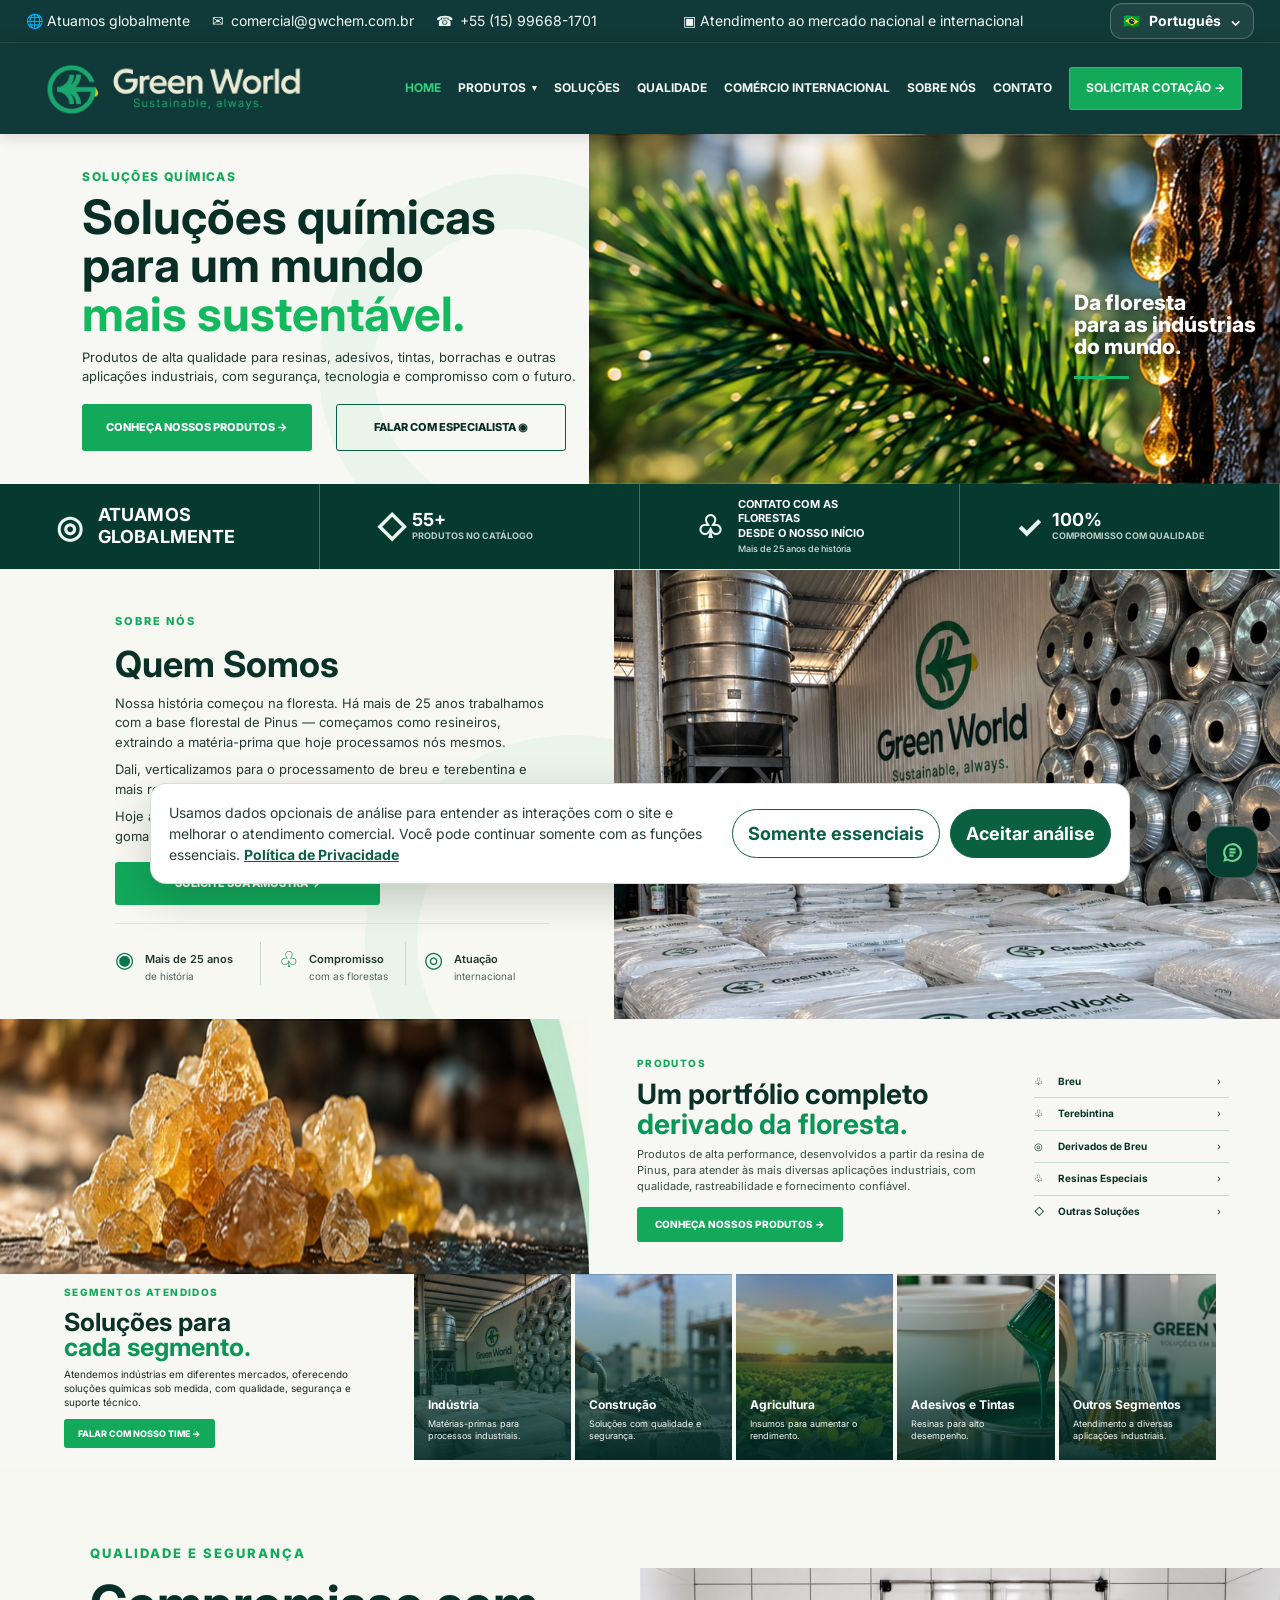
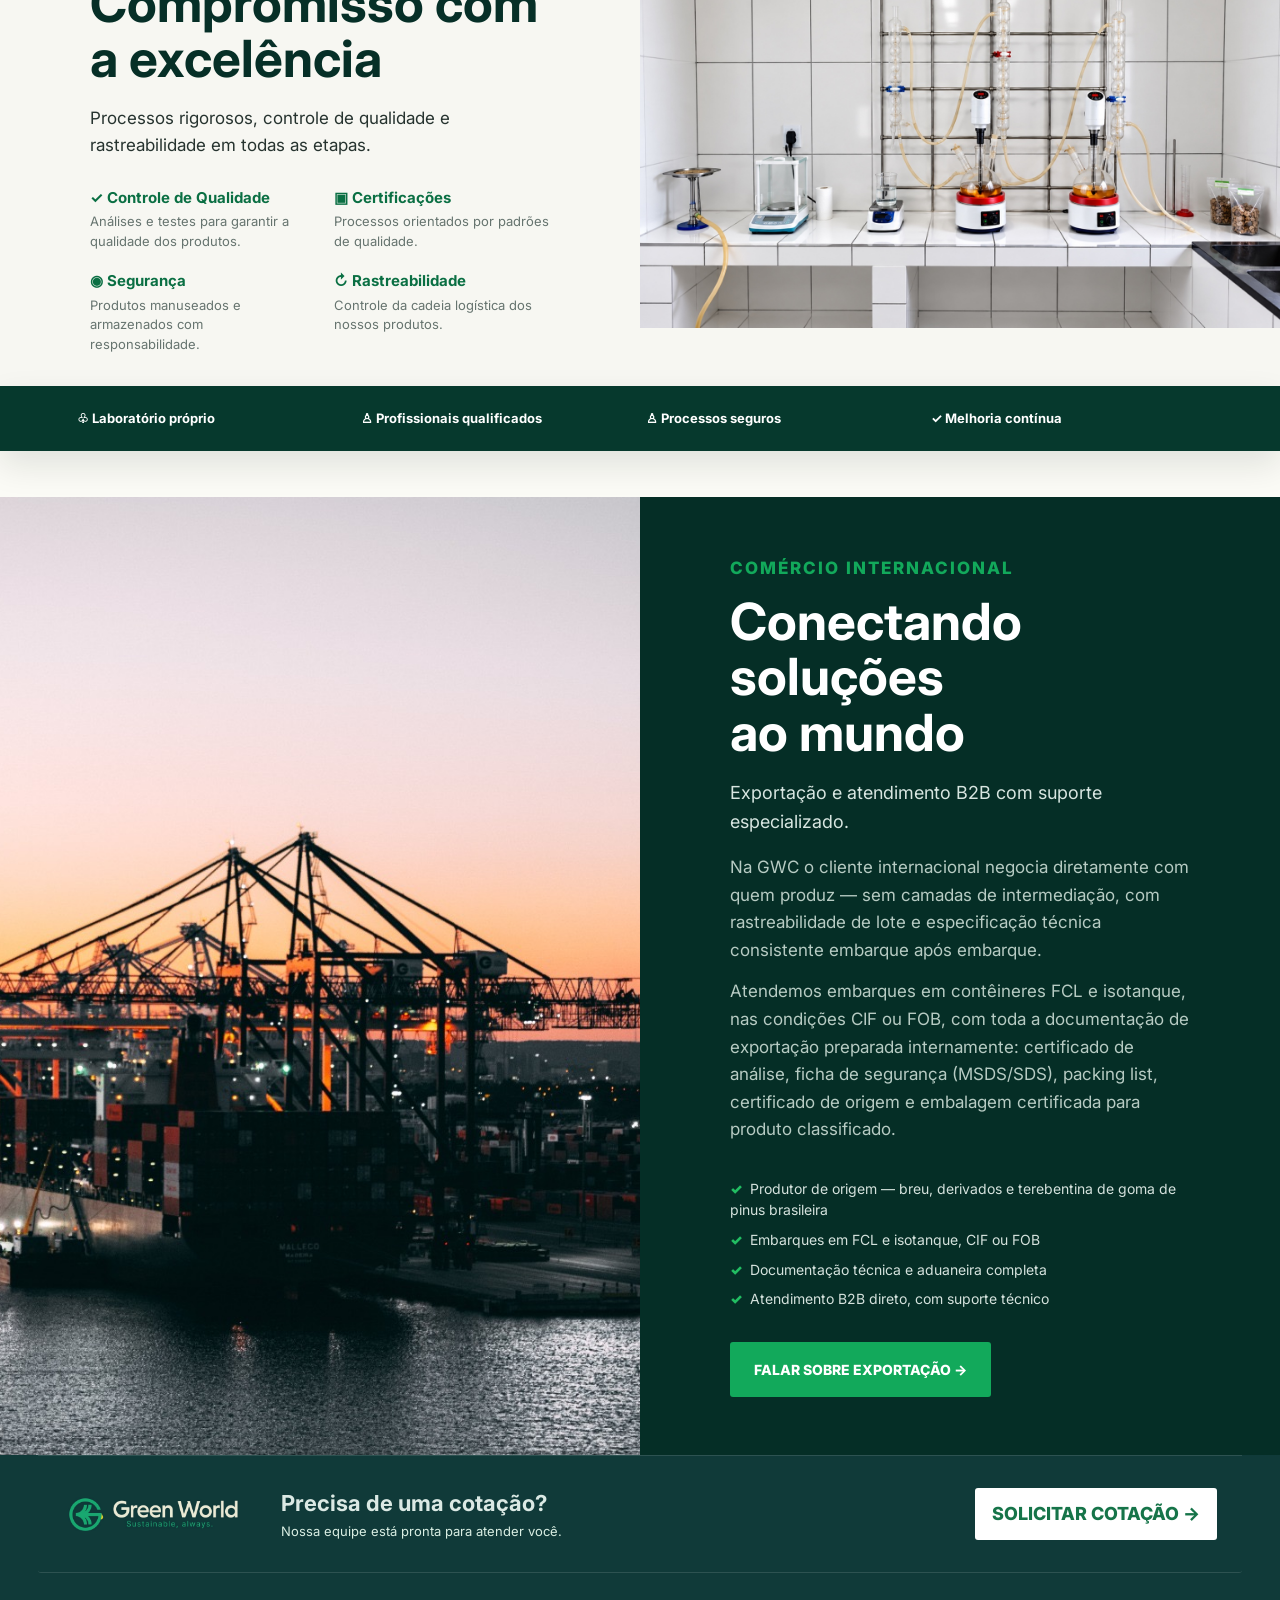
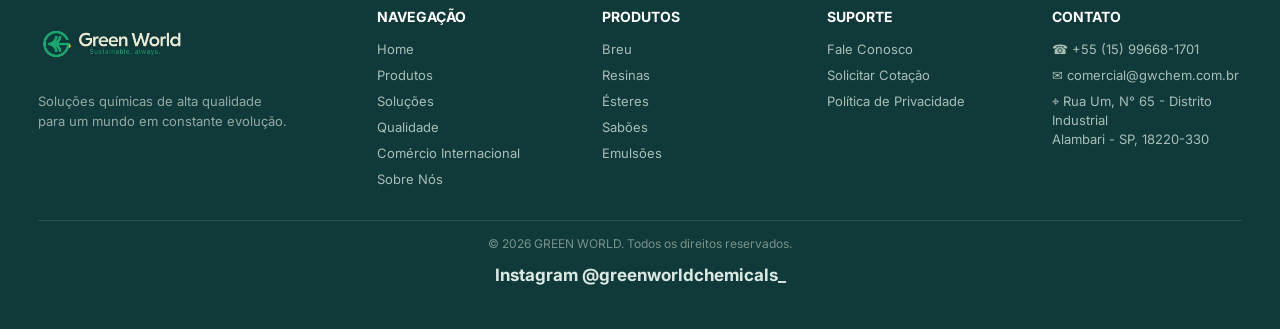
<file: gw_current/index.html>
<!DOCTYPE html>
<html lang="pt-BR" translate="no" class="notranslate">
<head>
<meta name="google" content="notranslate">
<meta charset="UTF-8">
<meta name="viewport" content="width=device-width, initial-scale=1.0">
<meta name="description" content="Green World — catálogo de produtos químicos, resinas e derivados de Pinus para aplicações industriais.">
<title>Green World | Soluções químicas</title>
<link rel="preconnect" href="https://fonts.googleapis.com">
<link rel="preconnect" href="https://fonts.gstatic.com" crossorigin>
<link href="https://fonts.googleapis.com/css2?family=Inter:wght@400;500;600;700;800&display=swap" rel="stylesheet">
<link rel="stylesheet" href="style.css">
</head>
<body>
<header class="topbar"><div class="container topbar-inner">
<span class="top-global">🌐 Atuamos globalmente</span>
<a class="contact-link top-email" href="mailto:comercial@gwchem.com.br"><span class="contact-icon" aria-hidden="true">✉</span><span>comercial@gwchem.com.br</span></a>
<a class="contact-link top-phone" href="tel:+5515996681701"><span class="contact-icon" aria-hidden="true">☎</span><span>+55 (15) 99668-1701</span></a>
<span class="top-service">▣ Atendimento ao mercado nacional e internacional</span>
<div class="language-switcher" data-language-switcher>
  <select id="languageSelect" class="language-native" aria-label="Idioma">
    <option value="pt">Português</option>
    <option value="en">English</option>
    <option value="es">Español</option>
  </select>
  <button class="language-current" type="button" aria-haspopup="listbox" aria-expanded="false">
    <span class="language-flag" aria-hidden="true">🇧🇷</span>
    <span class="language-current-label">Português</span>
    <span class="language-chevron" aria-hidden="true">⌄</span>
  </button>
  <div class="language-menu" role="listbox" aria-label="Selecionar idioma">
    <button type="button" class="language-option active" data-lang="pt" role="option" aria-selected="true">
      <span class="language-flag" aria-hidden="true">🇧🇷</span><span><strong>Português</strong><small>Brasil</small></span><span class="language-check">✓</span>
    </button>
    <button type="button" class="language-option" data-lang="en" role="option" aria-selected="false">
      <span class="language-flag" aria-hidden="true">🇺🇸</span><span><strong>English</strong><small>Global version</small></span><span class="language-check">✓</span>
    </button>
    <button type="button" class="language-option" data-lang="es" role="option" aria-selected="false">
      <span class="language-flag" aria-hidden="true">🇪🇸</span><span><strong>Español</strong><small>Versión internacional</small></span><span class="language-check">✓</span>
    </button>
  </div>
</div>
</div></header>

<nav class="navbar"><div class="container nav-inner">
<a class="brand brand-logo" href="#inicio"><img src="assets/img/logo-green-world-horizontal.jpg" alt="Green World — Sustainable, always."></a>
<button class="menu-toggle" type="button" aria-label="Abrir menu">☰</button>
<div class="nav-links">
<div class="mobile-language-buttons" aria-label="Selecionar idioma">
<button type="button" class="mobile-language-btn active" data-set-lang="pt">🇧🇷 PT</button>
<button type="button" class="mobile-language-btn" data-set-lang="en">🇺🇸 EN</button>
<button type="button" class="mobile-language-btn" data-set-lang="es">🇪🇸 ES</button>
</div>
<a class="active" href="#inicio">HOME</a>
<div class="nav-item products-menu">
  <a class="products-trigger" href="produtos.html" aria-haspopup="true">PRODUTOS <span class="menu-caret">▾</span></a>
  <div class="submenu submenu-level-1">
    <a href="produtos.html?family=GOMA%20RESINA">Goma Resina</a>
    <a href="produtos.html?family=BREU">Breu</a>
    <div class="submenu-item has-children">
      <a href="produtos.html?q=derivados">Derivados de Breu <span>›</span></a>
      <div class="submenu submenu-level-2">
        <a href="produtos.html?family=RESINAS%20FUM%C3%81RICAS">Resinas Fumáricas</a>
        <a href="produtos.html?family=RESINAS%20MALEICAS">Resinas Maleicas</a>
        <div class="submenu-item has-children">
          <a href="produtos.html?q=ester">Ésteres de Breu <span>›</span></a>
          <div class="submenu submenu-level-3">
            <a href="produtos.html?family=ESTER%20DE%20GLICEROL">Éster de Glicerol</a>
            <a href="produtos.html?family=ESTER%20DE%20PENTAERITRITOL">Éster de Pentaeritritol</a>
            <a href="produtos.html?family=ESTER%20DE%20TRIETILENOGLICOL">Éster de Trietilenoglicol</a>
            <a href="produtos.html?family=ESTERES%20FOOD%20GRADE">Ésteres Food Grade</a>
          </div>
        </div>
        <a href="produtos.html?family=RESINAS%20DE%20MARCA%C3%87%C3%83O%20VI%C3%81RIA">Resinas de Marcação Viária</a>
        <a href="produtos.html?family=SAB%C3%95ES">Sabões</a>
        <a href="produtos.html?family=EMULS%C3%95ES">Emulsões</a>
        <a href="produtos.html?family=PLASTIFICANTES">Plastificantes</a>
        <a href="produtos.html?family=ADITIVOS%20AGRO">Aditivos Agro</a>
        <a href="produtos.html?family=FABRICA%C3%87%C3%83O%20DE%20RESINAS">Fabricação de Resinas</a>
      </div>
    </div>
    <a href="produtos.html?family=TEREBINTINA">Terebintina</a>
  </div>
</div>
<a href="#solucoes">SOLUÇÕES</a><a href="#qualidade">QUALIDADE</a><a href="#internacional">COMÉRCIO INTERNACIONAL</a><a href="#sobre">SOBRE NÓS</a><a href="#contato">CONTATO</a><a class="quote-btn whatsapp-quote" href="https://wa.me/5515996681701?text=Ol%C3%A1%21%20Gostaria%20de%20solicitar%20uma%20cota%C3%A7%C3%A3o%20com%20a%20Green%20World." target="_blank" rel="noopener">SOLICITAR COTAÇÃO →</a>
</div></div></nav>

<section id="inicio" class="hero approved-hero">
  <div class="hero-shell">
    <div class="hero-left">
      <div class="hero-copy">
        <p class="eyebrow green">SOLUÇÕES QUÍMICAS</p>
        <h1>Soluções químicas<br>para um mundo<br><span>mais sustentável.</span></h1>
        <p>Produtos de alta qualidade para resinas, adesivos, tintas, borrachas e outras aplicações industriais, com segurança, tecnologia e compromisso com o futuro.</p>
        <div class="hero-actions"><a class="btn btn-green" href="produtos.html">CONHEÇA NOSSOS PRODUTOS →</a><a class="btn btn-outline whatsapp-general" href="https://wa.me/5515996681701?text=Ol%C3%A1%21%20Gostaria%20de%20falar%20com%20a%20equipe%20comercial%20da%20Green%20World." target="_blank" rel="noopener">FALAR COM ESPECIALISTA ◉</a></div>
      </div>
    </div>
    <div class="hero-right"><img src="assets/img/hero-pinus-aprovado.jpg" alt="Pinus e resina natural"><div class="hero-image-caption">Da floresta<br>para as indústrias<br>do mundo.<span></span></div></div>
  </div>
  <div class="stats approved-stats"><div class="stat-global"><span class="stat-icon" aria-hidden="true">◎</span><strong>ATUAMOS<br>GLOBALMENTE</strong></div><div><span class="stat-icon stat-box" aria-hidden="true">◇</span><strong>55+</strong><span>PRODUTOS NO CATÁLOGO</span></div><div class="stat-forest"><span class="stat-icon" aria-hidden="true">♧</span><strong>CONTATO COM AS FLORESTAS<br>DESDE O NOSSO INÍCIO</strong><span>Mais de 25 anos de história</span></div><div><span class="stat-icon stat-check" aria-hidden="true">✓</span><strong>100%</strong><span>COMPROMISSO COM QUALIDADE</span></div></div>
</section>









<section id="sobre" class="about approved-split">
  <div class="about-grid approved-grid">
    <div class="approved-copy">
      <p class="eyebrow green" data-i18n="aboutKicker">SOBRE NÓS</p><h2 data-i18n="aboutTitle">Quem Somos</h2>
      <p data-i18n="aboutP1">Nossa história começou na floresta. Há mais de 25 anos trabalhamos com a base florestal de Pinus — começamos como resineiros, extraindo a matéria-prima que hoje processamos nós mesmos.</p>
      <p data-i18n="aboutP2">Dali, verticalizamos para o processamento de breu e terebentina e mais recentemente demos um novo passo: os derivados de breu.</p>
      <p data-i18n="aboutP3">Hoje a Green World Chemicals opera em Alambari (SP), processando goma de Pinus para atender indústrias no Brasil e no exterior.</p>
      <div class="about-actions-updated"><a class="btn btn-green whatsapp-sample" href="https://wa.me/5515996681701?text=Ol%C3%A1%21%20Gostaria%20de%20solicitar%20uma%20amostra%20dos%20produtos%20da%20Green%20World." target="_blank" rel="noopener" data-i18n="sampleBtn">SOLICITE SUA AMOSTRA →</a></div>
      <div class="mini-highlights"><span>◉ <b>Mais de 25 anos</b><small>de história</small></span><span>♧ <b>Compromisso</b><small>com as florestas</small></span><span>◎ <b>Atuação</b><small>internacional</small></span></div>
    </div>
    <div class="approved-image"><img src="assets/img/fabrica-green-world.jpeg" alt="Instalação da Green World"></div>
  </div>
</section>
<section class="product-showcase">
  <div class="product-show-image"><img src="assets/img/breu-portfolio-aprovado.jpg" alt="Breu derivado de Pinus"></div>
  <div class="product-show-copy">
    <p class="eyebrow green">PRODUTOS</p><h2>Um portfólio completo<br><span>derivado da floresta.</span></h2>
    <p>Produtos de alta performance, desenvolvidos a partir da resina de Pinus, para atender às mais diversas aplicações industriais, com qualidade, rastreabilidade e fornecimento confiável.</p>
    <a class="btn btn-green" href="produtos.html">CONHEÇA NOSSOS PRODUTOS →</a>
  </div>
  <div class="product-show-links"><a href="produtos.html?family=BREU">♧ <b>Breu</b><span>›</span></a><a href="produtos.html?family=TEREBINTINA">♧ <b>Terebintina</b><span>›</span></a><a href="produtos.html?q=derivados">◎ <b>Derivados de Breu</b><span>›</span></a><a href="produtos.html?q=resina">♧ <b>Resinas Especiais</b><span>›</span></a><a href="produtos.html">◇ <b>Outras Soluções</b><span>›</span></a></div>
</section>
<section id="solucoes" class="segments-approved"><div class="segments-intro"><p class="eyebrow green">SEGMENTOS ATENDIDOS</p><h2>Soluções para<br><span>cada segmento.</span></h2><p>Atendemos indústrias em diferentes mercados, oferecendo soluções químicas sob medida, com qualidade, segurança e suporte técnico.</p><a class="btn btn-green whatsapp-general" href="https://wa.me/5515996681701" target="_blank" rel="noopener">FALAR COM NOSSO TIME →</a></div><div class="segment-card" style="--bg:url('assets/img/fabrica-green-world.jpeg')"><h3>Indústria</h3><p>Matérias-primas para processos industriais.</p></div><div class="segment-card" style="--bg:url('assets/img/segment-construcao.jpg')"><h3>Construção</h3><p>Soluções com qualidade e segurança.</p></div><div class="segment-card" style="--bg:url('assets/img/segment-agricultura.jpg')"><h3>Agricultura</h3><p>Insumos para aumentar o rendimento.</p></div><div class="segment-card" style="--bg:url('assets/img/segment-adesivos-tintas.jpg')"><h3>Adesivos e Tintas</h3><p>Resinas para alto desempenho.</p></div><div class="segment-card" style="--bg:url('assets/img/segment-outros.jpg')"><h3>Outros Segmentos</h3><p>Atendimento a diversas aplicações industriais.</p></div></section>
<section id="qualidade" class="quality"><div class="container quality-grid"><div class="quality-copy">
<p class="eyebrow green">QUALIDADE E SEGURANÇA</p><h2>Compromisso com<br>a excelência</h2><p>Processos rigorosos, controle de qualidade e rastreabilidade em todas as etapas.</p>
<div class="quality-items"><div><b>✓ Controle de Qualidade</b><small>Análises e testes para garantir a qualidade dos produtos.</small></div><div><b>▣ Certificações</b><small>Processos orientados por padrões de qualidade.</small></div><div><b>◉ Segurança</b><small>Produtos manuseados e armazenados com responsabilidade.</small></div><div><b>↻ Rastreabilidade</b><small>Controle da cadeia logística dos nossos produtos.</small></div></div>
</div><div class="lab-image"><img src="assets/img/laboratorio-green-world.png" alt="Laboratório da Green World"></div></div>
<div class="container quality-bar"><span>♧ Laboratório próprio</span><span>♙ Profissionais qualificados</span><span>♙ Processos seguros</span><span>✓ Melhoria contínua</span></div></section>
<section id="internacional" class="international"><div class="container international-grid"><div class="international-copy">
<p class="eyebrow green">COMÉRCIO INTERNACIONAL</p><h2>Conectando soluções<br>ao mundo</h2>
<p class="international-lead">Exportação e atendimento B2B com suporte especializado.</p>
<p>Na GWC o cliente internacional negocia diretamente com quem produz — sem camadas de intermediação, com rastreabilidade de lote e especificação técnica consistente embarque após embarque.</p>
<p>Atendemos embarques em contêineres FCL e isotanque, nas condições CIF ou FOB, com toda a documentação de exportação preparada internamente: certificado de análise, ficha de segurança (MSDS/SDS), packing list, certificado de origem e embalagem certificada para produto classificado.</p>
<ul><li>Produtor de origem — breu, derivados e terebentina de goma de pinus brasileira</li><li>Embarques em FCL e isotanque, CIF ou FOB</li><li>Documentação técnica e aduaneira completa</li><li>Atendimento B2B direto, com suporte técnico</li></ul>
<a class="btn btn-green" href="#contato">FALAR SOBRE EXPORTAÇÃO →</a></div><div class="international-image"><img src="assets/img/comercio-internacional-porto.jpeg" alt="Terminal portuário com navios e contêineres"></div></div></section>
<footer id="contato"><div class="container"><div class="cta"><img class="cta-logo" src="assets/img/logo-green-world-horizontal.jpg" alt="Green World"><div><h2>Precisa de uma cotação?</h2><p>Nossa equipe está pronta para atender você.</p></div><a class="btn btn-white whatsapp-quote" href="https://wa.me/5515996681701?text=Ol%C3%A1%21%20Gostaria%20de%20solicitar%20uma%20cota%C3%A7%C3%A3o%20com%20a%20Green%20World." target="_blank" rel="noopener">SOLICITAR COTAÇÃO →</a></div>
<div class="footer-grid"><div><div class="brand footer-brand brand-logo"><img src="assets/img/logo-green-world-horizontal.jpg" alt="Green World — Sustainable, always."></div><p>Soluções químicas de alta qualidade para um mundo em constante evolução.</p></div>
<div><h4>NAVEGAÇÃO</h4><a href="#inicio">Home</a><a href="produtos.html">Produtos</a><a href="#solucoes">Soluções</a><a href="#qualidade">Qualidade</a><a href="#internacional">Comércio Internacional</a><a href="#sobre">Sobre Nós</a></div>
<div><h4>PRODUTOS</h4><a href="produtos.html?family=BREU">Breu</a><a href="produtos.html?q=resina">Resinas</a><a href="produtos.html?q=ester">Ésteres</a><a href="produtos.html?family=SABÕES">Sabões</a><a href="produtos.html?family=EMULSÕES">Emulsões</a></div>
<div><h4>SUPORTE</h4><a href="#contato">Fale Conosco</a><a href="#contato">Solicitar Cotação</a><a href="politica-de-privacidade.html">Política de Privacidade</a></div>
<div><h4>CONTATO</h4><a href="tel:+5515996681701">☎ +55 (15) 99668-1701</a><a href="mailto:comercial@gwchem.com.br">✉ comercial@gwchem.com.br</a><span>⌖ Rua Um, N° 65 - Distrito Industrial<br>Alambari - SP, 18220-330</span></div></div>
<div class="copyright">© 2026 GREEN WORLD. Todos os direitos reservados.</div></div><div class="instagram-footer"><a href="https://www.instagram.com/greenworldchemicals_/" target="_blank" rel="noopener">Instagram @greenworldchemicals_</a></div></footer>

<script>
document.querySelector('.menu-toggle').onclick=()=>document.querySelector('.nav-links').classList.toggle('open');
document.querySelectorAll('.nav-links a').forEach(a=>a.onclick=()=>document.querySelector('.nav-links').classList.remove('open'));


</script>


<div class="contact-dock" aria-label="Atalhos de contato">
  <button class="dock-toggle" type="button" aria-label="Abrir contatos" aria-expanded="false" title="Contatos">
    <span class="dock-toggle-icon" aria-hidden="true">
      <svg viewBox="0 0 24 24"><path d="M12 3a9 9 0 0 0-9 9c0 1.8.5 3.5 1.4 4.9L3 21l4.2-1.4A9 9 0 1 0 12 3Zm0 2a7 7 0 1 1-3.8 12.9l-.4-.2-1.7.6.6-1.7-.2-.4A7 7 0 0 1 12 5Zm-3 6h6v2H9v-2Zm0-3h6v2H9V8Zm0 6h4v2H9v-2Z"/></svg>
    </span>
    <span class="dock-toggle-close" aria-hidden="true">×</span>
  </button>
  <a class="dock-btn whatsapp-general dock-whatsapp" href="https://wa.me/5515996681701?text=Ol%C3%A1%21%20Gostaria%20de%20falar%20com%20a%20equipe%20comercial%20da%20Green%20World." target="_blank" rel="noopener" aria-label="WhatsApp" title="WhatsApp">
    <span class="dock-icon" aria-hidden="true">
      <svg viewBox="0 0 24 24"><path d="M20.5 3.5A11.7 11.7 0 0 0 12.1 0C5.6 0 .3 5.3.3 11.8c0 2.1.6 4.2 1.6 6L0 24l6.4-1.7a11.8 11.8 0 0 0 5.7 1.5h.1C18.7 23.8 24 18.5 24 12c0-3.2-1.2-6.2-3.5-8.5ZM12.2 21.8h-.1a9.8 9.8 0 0 1-5-1.4l-.4-.2-3.8 1 1-3.7-.2-.4a9.8 9.8 0 1 1 8.5 4.7Zm5.4-7.3c-.3-.2-1.8-.9-2.1-1-.3-.1-.5-.2-.7.2-.2.3-.8 1-.9 1.2-.2.2-.4.2-.7.1-.3-.2-1.3-.5-2.5-1.5-.9-.8-1.5-1.8-1.7-2.1-.2-.3 0-.5.1-.7l.5-.6.3-.5c.1-.2.1-.4 0-.6l-.9-2.2c-.2-.6-.5-.5-.7-.5h-.6c-.2 0-.6.1-.9.4-.3.3-1.2 1.2-1.2 2.9s1.2 3.4 1.4 3.6c.2.2 2.4 3.7 5.9 5.2.8.4 1.5.6 2 .7.8.3 1.6.2 2.2.1.7-.1 1.8-.7 2-1.4.3-.7.3-1.3.2-1.4-.1-.1-.3-.2-.6-.3Z"/></svg>
    </span>
    <span class="dock-label">WhatsApp</span>
  </a>

  <a class="dock-btn dock-instagram" href="https://www.instagram.com/greenworldchemicals_/" target="_blank" rel="noopener" aria-label="Instagram" title="Instagram">
    <span class="dock-icon" aria-hidden="true">
      <svg viewBox="0 0 24 24"><path d="M7 2h10a5 5 0 0 1 5 5v10a5 5 0 0 1-5 5H7a5 5 0 0 1-5-5V7a5 5 0 0 1 5-5Zm0 2a3 3 0 0 0-3 3v10a3 3 0 0 0 3 3h10a3 3 0 0 0 3-3V7a3 3 0 0 0-3-3H7Zm10.5 1.5a1 1 0 1 1 0 2 1 1 0 0 1 0-2ZM12 7a5 5 0 1 1 0 10 5 5 0 0 1 0-10Zm0 2a3 3 0 1 0 0 6 3 3 0 0 0 0-6Z"/></svg>
    </span>
    <span class="dock-label">Instagram</span>
  </a>

  <a class="dock-btn dock-email" href="mailto:comercial@gwchem.com.br" aria-label="E-mail" title="E-mail">
    <span class="dock-icon" aria-hidden="true">
      <svg viewBox="0 0 24 24"><path d="M3 4h18a2 2 0 0 1 2 2v12a2 2 0 0 1-2 2H3a2 2 0 0 1-2-2V6a2 2 0 0 1 2-2Zm0 3.2V18h18V7.2l-8.4 6.1a1 1 0 0 1-1.2 0L3 7.2Zm1.4-1.2L12 11.5 19.6 6H4.4Z"/></svg>
    </span>
    <span class="dock-label">E-mail</span>
  </a>

  <a class="dock-btn whatsapp-quote dock-quote" href="https://wa.me/5515996681701?text=Ol%C3%A1%21%20Gostaria%20de%20solicitar%20uma%20cota%C3%A7%C3%A3o%20com%20a%20Green%20World." target="_blank" rel="noopener" aria-label="Solicitar cotação" title="Solicitar cotação">
    <span class="dock-icon" aria-hidden="true">
      <svg viewBox="0 0 24 24"><path d="M7 2h10a3 3 0 0 1 3 3v14a3 3 0 0 1-3 3H7a3 3 0 0 1-3-3V5a3 3 0 0 1 3-3Zm0 2a1 1 0 0 0-1 1v14a1 1 0 0 0 1 1h10a1 1 0 0 0 1-1V5a1 1 0 0 0-1-1H7Zm2 3h6v2H9V7Zm0 4h6v2H9v-2Zm0 4h4v2H9v-2Z"/></svg>
    </span>
    <span class="dock-label">Cotação</span>
  </a>

  <a class="dock-btn whatsapp-sample dock-sample" href="https://wa.me/5515996681701?text=Ol%C3%A1%21%20Gostaria%20de%20solicitar%20uma%20amostra%20dos%20produtos%20da%20Green%20World." target="_blank" rel="noopener" aria-label="Solicitar amostra" title="Solicitar amostra">
    <span class="dock-icon" aria-hidden="true">
      <svg viewBox="0 0 24 24"><path d="M9 2h6v2h-1v5.2l4.8 8.1A3.1 3.1 0 0 1 16.1 22H7.9a3.1 3.1 0 0 1-2.7-4.7L10 9.2V4H9V2Zm3 7.8-5.1 8.5c-.4.7.1 1.7 1 1.7h8.2c.9 0 1.4-1 1-1.7L12 9.8Zm-2 5.2h4v2h-4v-2Z"/></svg>
    </span>
    <span class="dock-label">Amostra</span>
  </a>

  <a class="dock-btn dock-top" href="#inicio" aria-label="Voltar ao topo" title="Voltar ao topo">
    <span class="dock-icon" aria-hidden="true">
      <svg viewBox="0 0 24 24"><path d="m12 5 7 7-1.4 1.4L13 8.8V20h-2V8.8l-4.6 4.6L5 12l7-7Z"/></svg>
    </span>
    <span class="dock-label">Topo</span>
  </a>
</div>


<script>
(function(){
  const dock=document.querySelector('.contact-dock');
  const toggle=dock && dock.querySelector('.dock-toggle');
  if(!dock || !toggle) return;
  toggle.addEventListener('click',function(e){
    e.preventDefault();
    const open=dock.classList.toggle('mobile-open');
    toggle.setAttribute('aria-expanded',open ? 'true' : 'false');
    toggle.setAttribute('aria-label',open ? 'Fechar contatos' : 'Abrir contatos');
  });
  dock.querySelectorAll('a').forEach(function(link){
    link.addEventListener('click',function(){
      dock.classList.remove('mobile-open');
      toggle.setAttribute('aria-expanded','false');
      toggle.setAttribute('aria-label','Abrir contatos');
    });
  });
  document.addEventListener('click',function(e){
    if(!dock.contains(e.target)){
      dock.classList.remove('mobile-open');
      toggle.setAttribute('aria-expanded','false');
      toggle.setAttribute('aria-label','Abrir contatos');
    }
  });
})();
</script>

<script>
(function(){
  const productsMenu=document.querySelector('.products-menu');
  if(!productsMenu) return;
  const trigger=productsMenu.querySelector('.products-trigger');
  const childItems=productsMenu.querySelectorAll('.has-children');
  trigger.addEventListener('click',function(e){
    if(window.innerWidth<=760){
      if(!productsMenu.classList.contains('mobile-sub-open')){e.preventDefault();productsMenu.classList.add('mobile-sub-open');}
    }
  });
  childItems.forEach(function(item){
    const link=item.querySelector(':scope > a');
    if(!link) return;
    link.addEventListener('click',function(e){
      if(window.innerWidth<=760){e.preventDefault();item.classList.toggle('mobile-child-open');}
    });
  });
})();
</script>

<script src="assets/js/privacy-consent.js" defer></script>
<script src="i18n.js?v=20260911-translatefix2"></script>
</body></html>
</file>
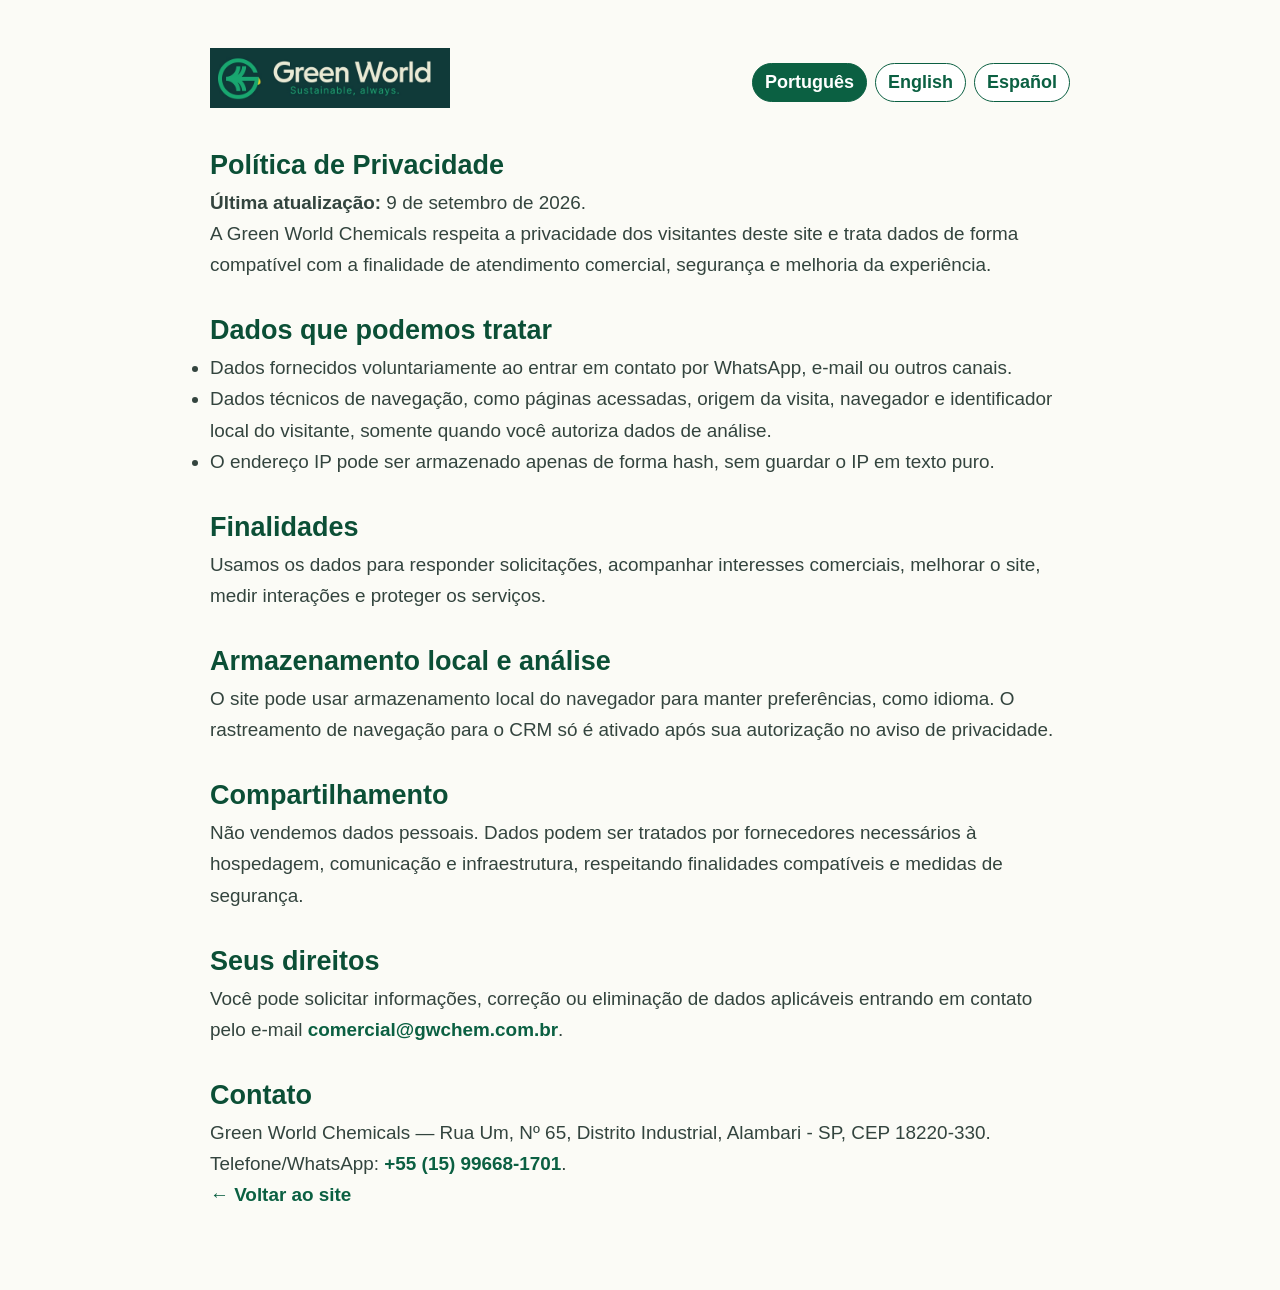
<file: gw_current/politica-de-privacidade.html>
<!doctype html><html lang="pt-BR" translate="no" class="notranslate"><head>
<meta name="google" content="notranslate"><meta charset="utf-8"><meta name="viewport" content="width=device-width,initial-scale=1"><title>Política de Privacidade | Green World</title><meta name="description" content="Política de privacidade do site Green World Chemicals."><link rel="stylesheet" href="style.css"><link rel="icon" type="image/png" href="assets/img/favicon-32.png"><meta name="theme-color" content="#0b4f36"><style>.privacy-wrap{max-width:900px;margin:0 auto;padding:48px 20px 80px}.privacy-head{display:flex;justify-content:space-between;gap:20px;align-items:center;margin-bottom:28px}.privacy-head img{max-width:240px;height:auto}.privacy-lang{display:flex;gap:8px;flex-wrap:wrap}.privacy-lang button{border:1px solid #0b6042;border-radius:999px;background:#fff;color:#0b6042;padding:8px 12px;font-weight:700;cursor:pointer}.privacy-lang button.active{background:#0b6042;color:#fff}.privacy-copy h1{color:#0b4f36}.privacy-copy h2{margin-top:30px;color:#0b4f36}.privacy-copy p,.privacy-copy li{line-height:1.65;color:#33443e}.privacy-copy a{color:#0b6042;font-weight:700}.privacy-copy[hidden]{display:none!important}</style></head><body><main class="privacy-wrap"><div class="privacy-head"><a href="index.html"><img src="assets/img/logo-green-world-horizontal.jpg" alt="Green World"></a><div class="privacy-lang" aria-label="Idioma"><button data-p-lang="pt" class="active">Português</button><button data-p-lang="en">English</button><button data-p-lang="es">Español</button></div></div>
<section class="privacy-copy" data-copy="pt"><h1>Política de Privacidade</h1><p><strong>Última atualização:</strong> 9 de setembro de 2026.</p><p>A Green World Chemicals respeita a privacidade dos visitantes deste site e trata dados de forma compatível com a finalidade de atendimento comercial, segurança e melhoria da experiência.</p><h2>Dados que podemos tratar</h2><ul><li>Dados fornecidos voluntariamente ao entrar em contato por WhatsApp, e-mail ou outros canais.</li><li>Dados técnicos de navegação, como páginas acessadas, origem da visita, navegador e identificador local do visitante, somente quando você autoriza dados de análise.</li><li>O endereço IP pode ser armazenado apenas de forma hash, sem guardar o IP em texto puro.</li></ul><h2>Finalidades</h2><p>Usamos os dados para responder solicitações, acompanhar interesses comerciais, melhorar o site, medir interações e proteger os serviços.</p><h2>Armazenamento local e análise</h2><p>O site pode usar armazenamento local do navegador para manter preferências, como idioma. O rastreamento de navegação para o CRM só é ativado após sua autorização no aviso de privacidade.</p><h2>Compartilhamento</h2><p>Não vendemos dados pessoais. Dados podem ser tratados por fornecedores necessários à hospedagem, comunicação e infraestrutura, respeitando finalidades compatíveis e medidas de segurança.</p><h2>Seus direitos</h2><p>Você pode solicitar informações, correção ou eliminação de dados aplicáveis entrando em contato pelo e-mail <a href="mailto:comercial@gwchem.com.br">comercial@gwchem.com.br</a>.</p><h2>Contato</h2><p>Green World Chemicals — Rua Um, Nº 65, Distrito Industrial, Alambari - SP, CEP 18220-330. Telefone/WhatsApp: <a href="tel:+5515996681701">+55 (15) 99668-1701</a>.</p><p><a href="index.html">← Voltar ao site</a></p></section>
<section class="privacy-copy" data-copy="en" hidden><h1>Privacy Policy</h1><p><strong>Last updated:</strong> September 9, 2026.</p><p>Green World Chemicals respects the privacy of visitors to this website and processes data for commercial service, security and website improvement purposes.</p><h2>Data we may process</h2><ul><li>Information you voluntarily provide when contacting us through WhatsApp, email or other channels.</li><li>Technical browsing data, such as pages visited, referral source, browser and a local visitor identifier, only when you authorize analytics data.</li><li>The IP address may be stored only as a hash, without retaining the plain-text IP.</li></ul><h2>Purposes</h2><p>We use data to answer requests, follow up on commercial interest, improve the website, measure interactions and protect our services.</p><h2>Local storage and analytics</h2><p>The website may use browser local storage to keep preferences such as language. CRM navigation tracking is activated only after your authorization in the privacy notice.</p><h2>Sharing</h2><p>We do not sell personal data. Data may be processed by providers required for hosting, communication and infrastructure, subject to compatible purposes and security measures.</p><h2>Your rights</h2><p>You may request information, correction or deletion of applicable data by contacting <a href="mailto:comercial@gwchem.com.br">comercial@gwchem.com.br</a>.</p><h2>Contact</h2><p>Green World Chemicals — Rua Um, Nº 65, Distrito Industrial, Alambari - SP, 18220-330, Brazil. Phone/WhatsApp: <a href="tel:+5515996681701">+55 (15) 99668-1701</a>.</p><p><a href="index.html">← Back to the website</a></p></section>
<section class="privacy-copy" data-copy="es" hidden><h1>Política de Privacidad</h1><p><strong>Última actualización:</strong> 9 de septiembre de 2026.</p><p>Green World Chemicals respeta la privacidad de los visitantes de este sitio y trata datos con fines de atención comercial, seguridad y mejora del sitio.</p><h2>Datos que podemos tratar</h2><ul><li>Información que usted proporciona voluntariamente al contactarnos por WhatsApp, correo electrónico u otros canales.</li><li>Datos técnicos de navegación, como páginas visitadas, origen de la visita, navegador e identificador local del visitante, solamente cuando usted autoriza los datos de análisis.</li><li>La dirección IP puede almacenarse únicamente en forma de hash, sin conservar el IP en texto plano.</li></ul><h2>Finalidades</h2><p>Usamos los datos para responder solicitudes, acompañar intereses comerciales, mejorar el sitio, medir interacciones y proteger nuestros servicios.</p><h2>Almacenamiento local y análisis</h2><p>El sitio puede usar almacenamiento local del navegador para mantener preferencias como el idioma. El seguimiento de navegación para el CRM se activa solamente después de su autorización en el aviso de privacidad.</p><h2>Compartición</h2><p>No vendemos datos personales. Los datos pueden ser tratados por proveedores necesarios para hospedaje, comunicación e infraestructura, respetando finalidades compatibles y medidas de seguridad.</p><h2>Sus derechos</h2><p>Puede solicitar información, corrección o eliminación de los datos aplicables mediante <a href="mailto:comercial@gwchem.com.br">comercial@gwchem.com.br</a>.</p><h2>Contacto</h2><p>Green World Chemicals — Rua Um, Nº 65, Distrito Industrial, Alambari - SP, CEP 18220-330, Brasil. Teléfono/WhatsApp: <a href="tel:+5515996681701">+55 (15) 99668-1701</a>.</p><p><a href="index.html">← Volver al sitio</a></p></section></main><script>(function(){const ok=['pt','en','es'];function get(){try{const q=new URLSearchParams(location.search).get('lang');if(ok.includes(q))return q;const s=localStorage.getItem('gw-lang');if(ok.includes(s))return s}catch(e){}return'pt'}function set(l){if(!ok.includes(l))l='pt';try{localStorage.setItem('gw-lang',l)}catch(e){}document.documentElement.lang=l==='pt'?'pt-BR':l;document.querySelectorAll('[data-copy]').forEach(x=>x.hidden=x.dataset.copy!==l);document.querySelectorAll('[data-p-lang]').forEach(b=>b.classList.toggle('active',b.dataset.pLang===l));document.title=l==='en'?'Privacy Policy | Green World':l==='es'?'Política de Privacidad | Green World':'Política de Privacidade | Green World'}document.querySelectorAll('[data-p-lang]').forEach(b=>b.onclick=()=>set(b.dataset.pLang));set(get())})();</script></body></html>
</file>
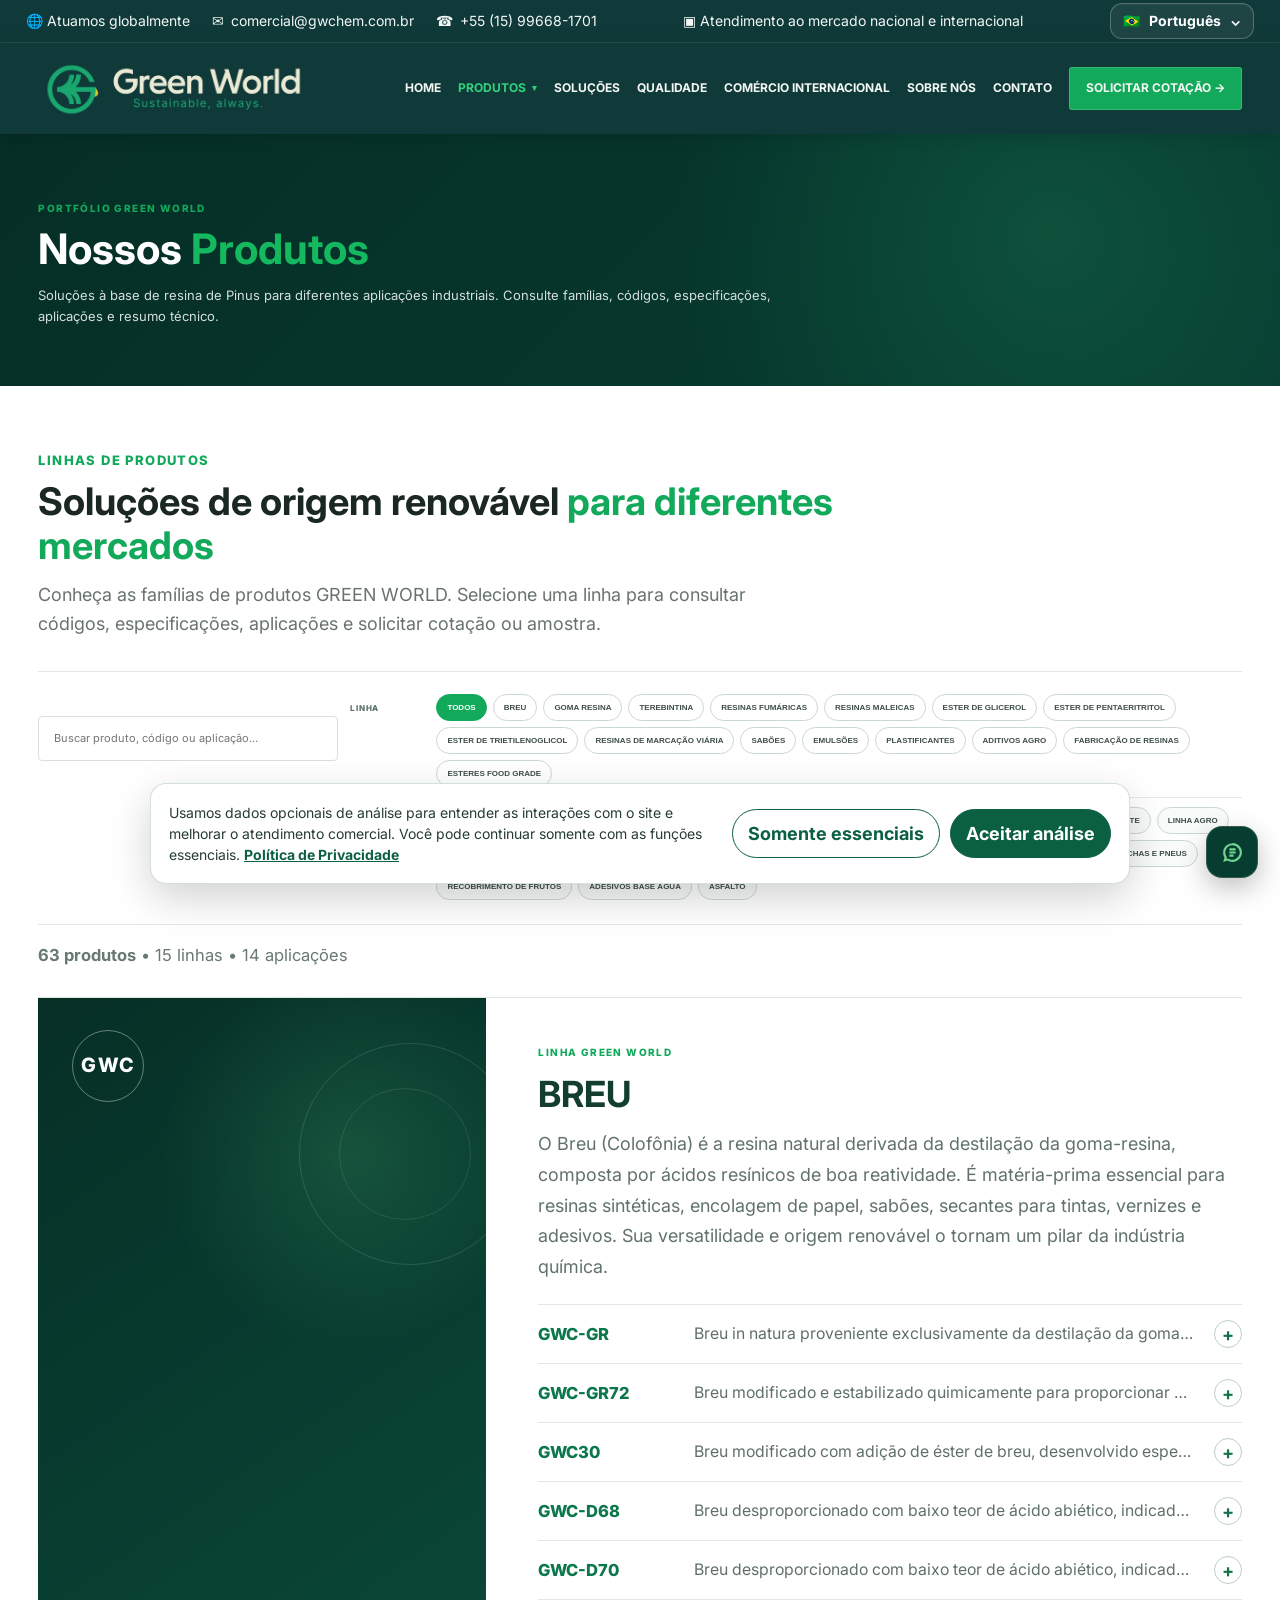
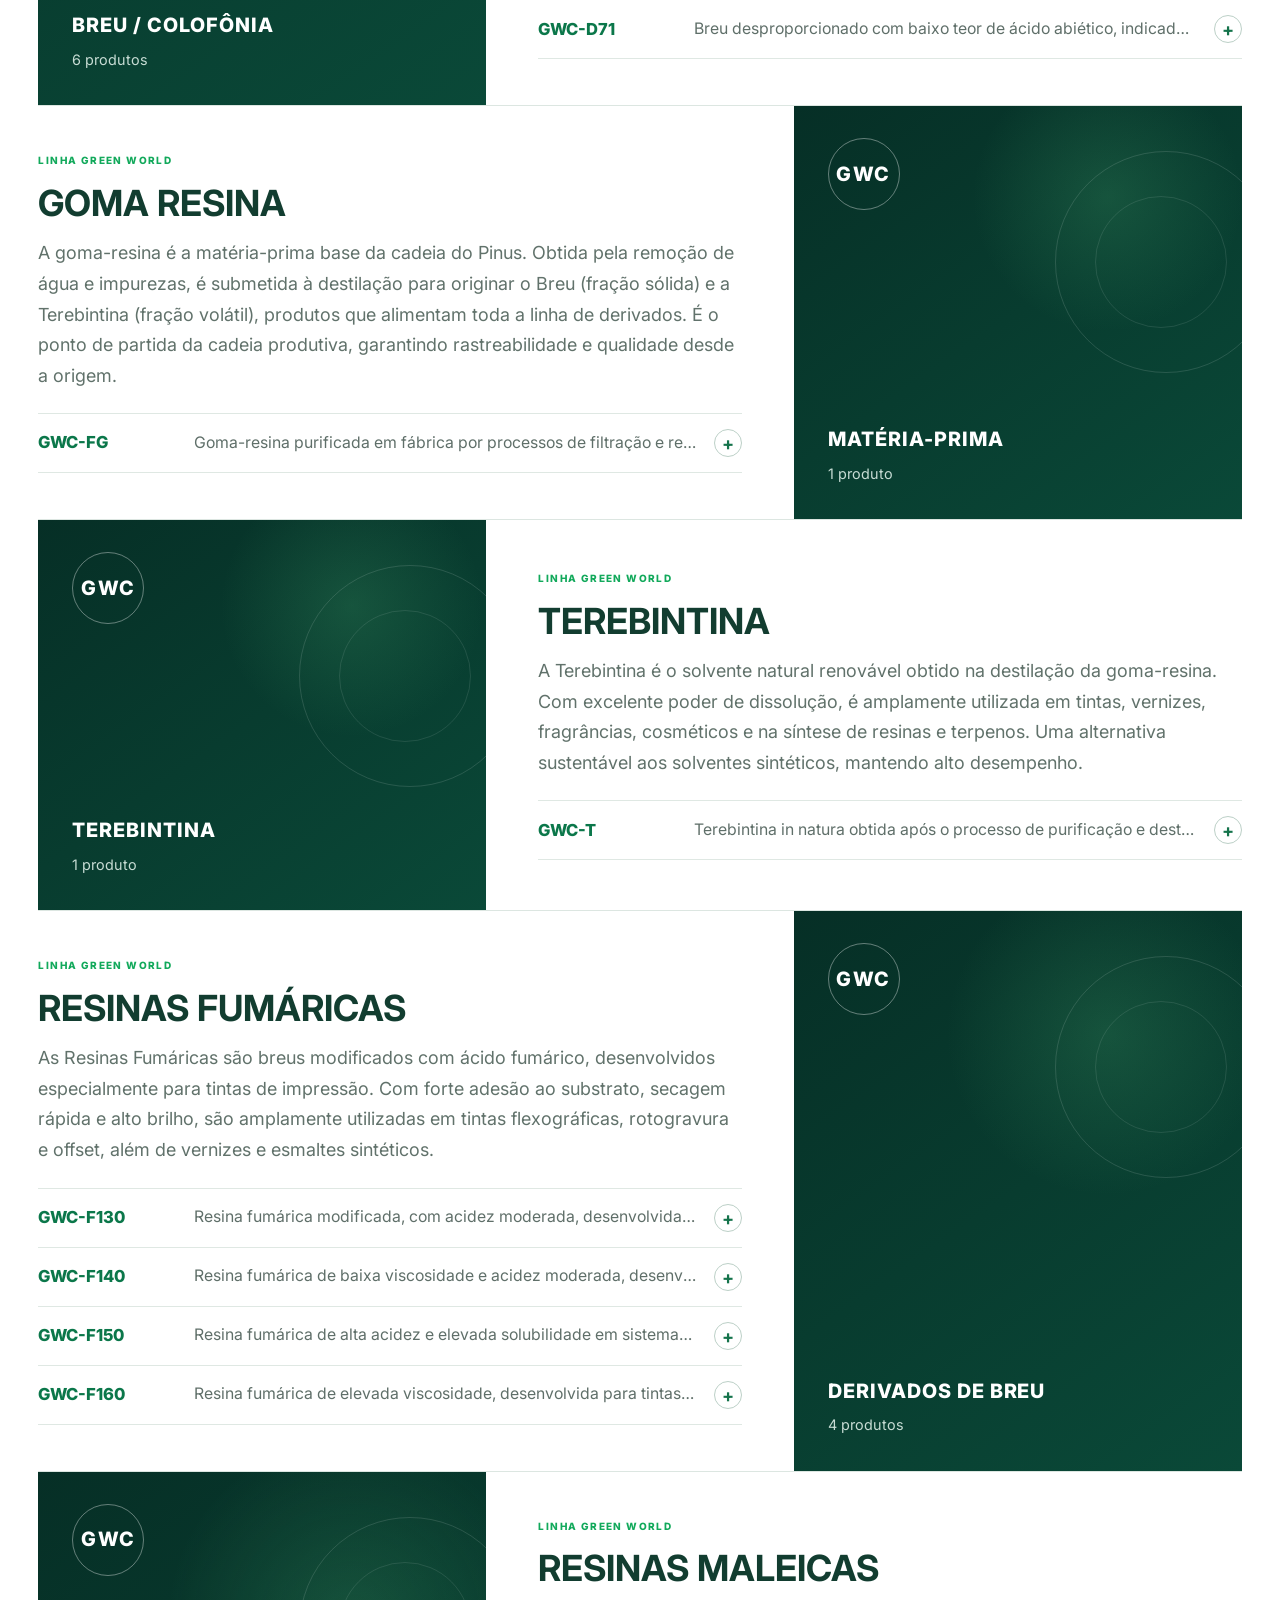
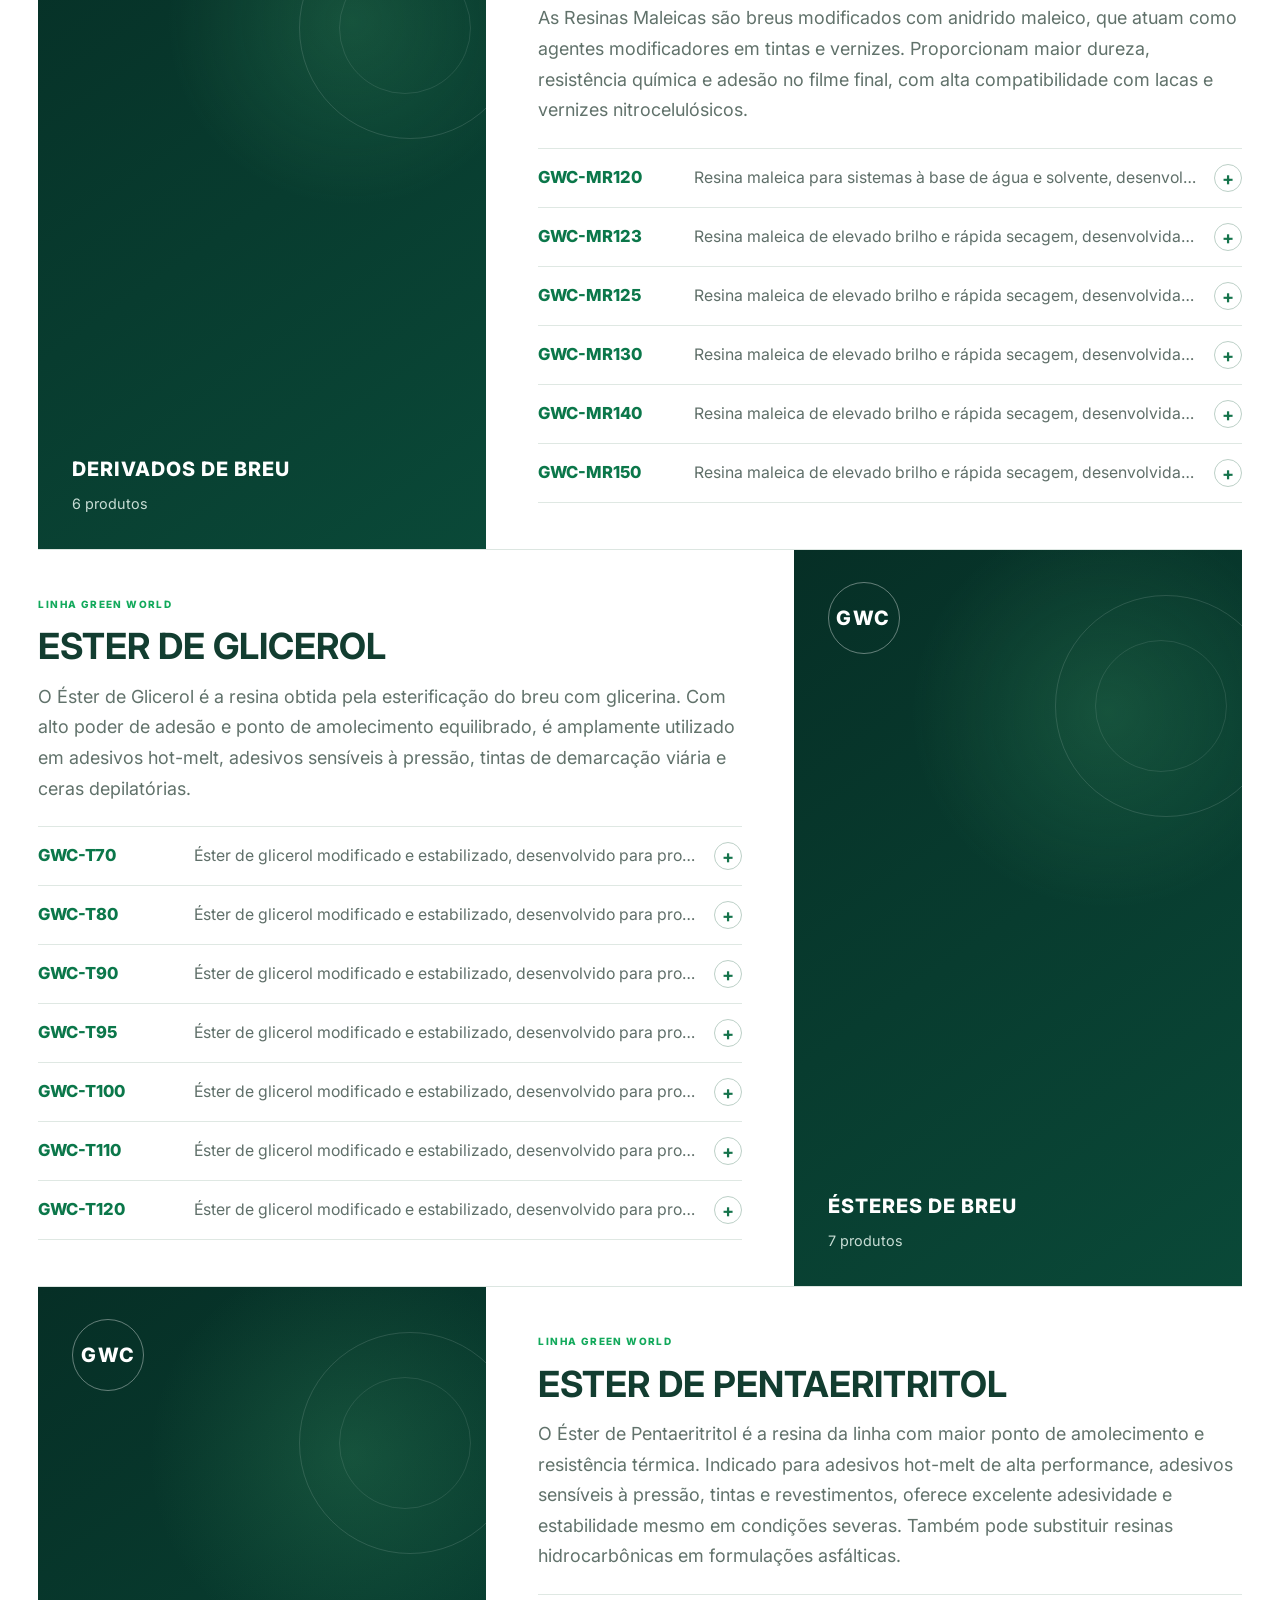
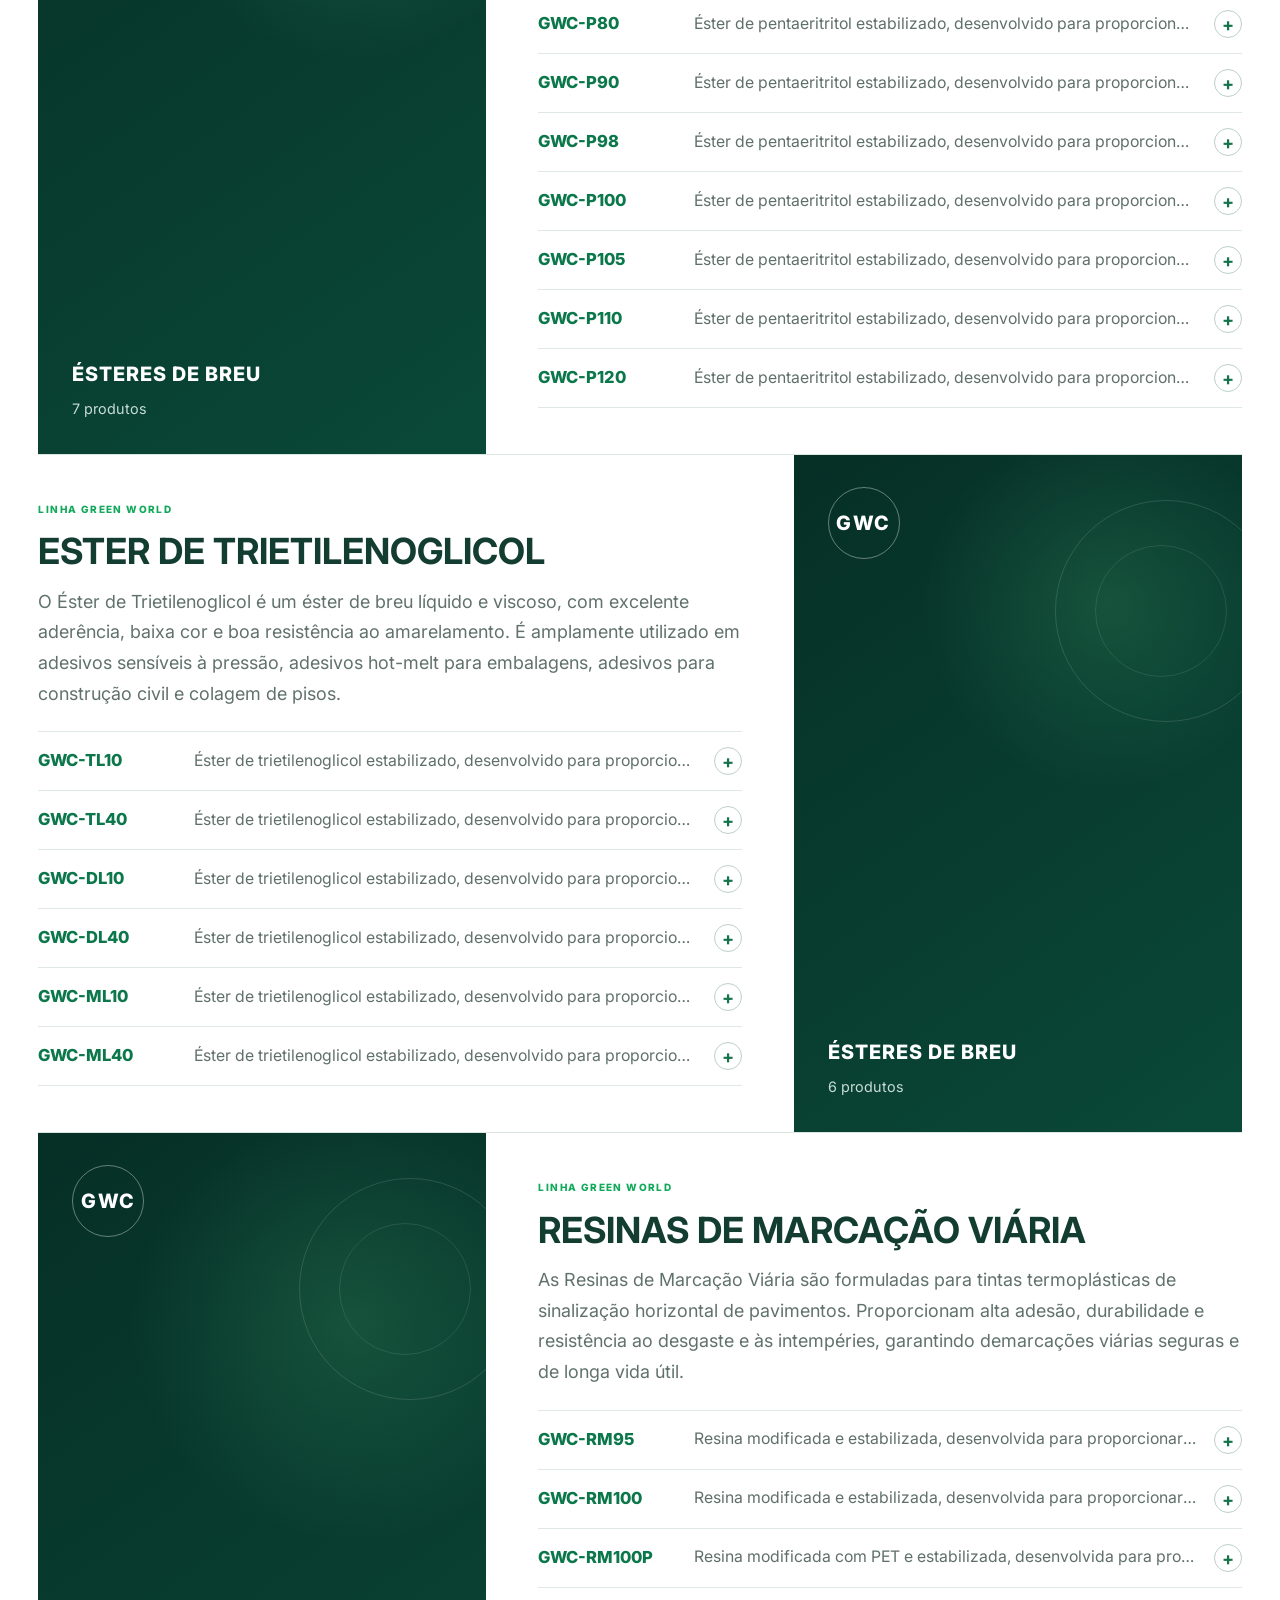
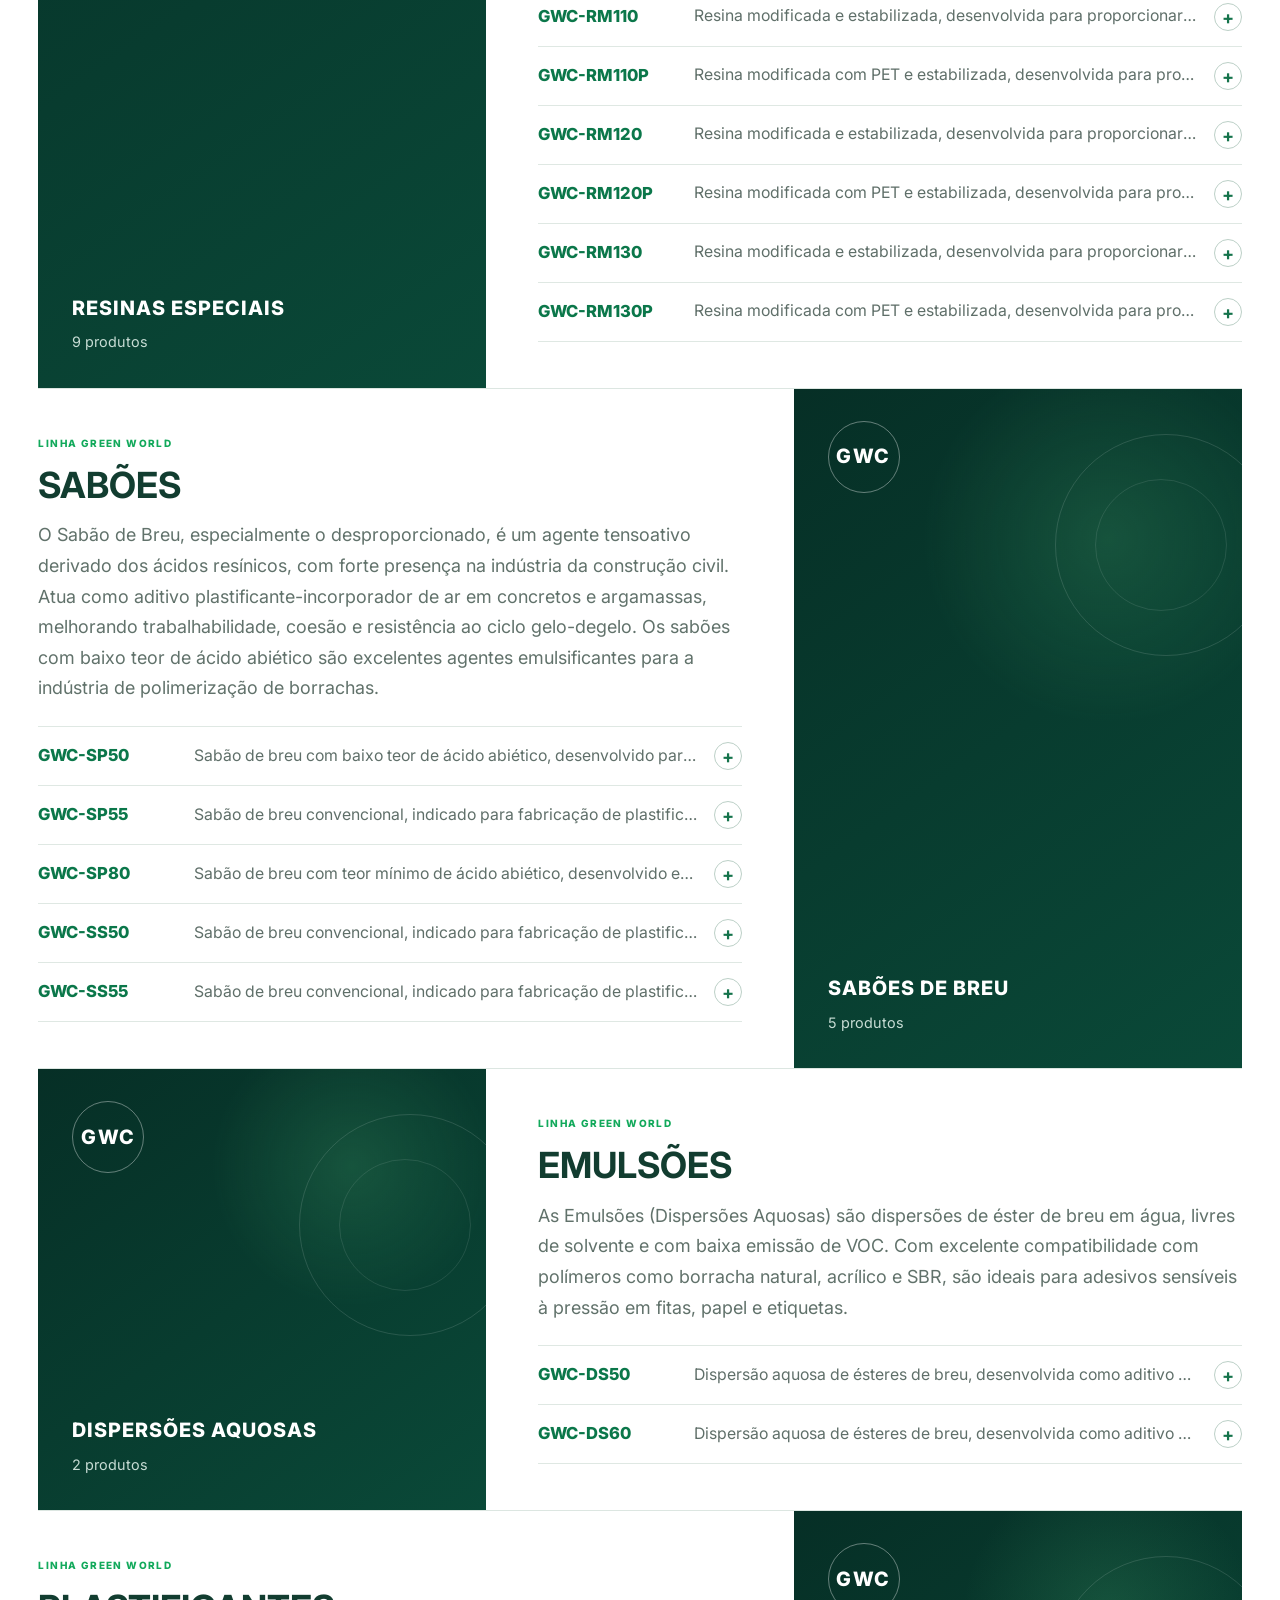
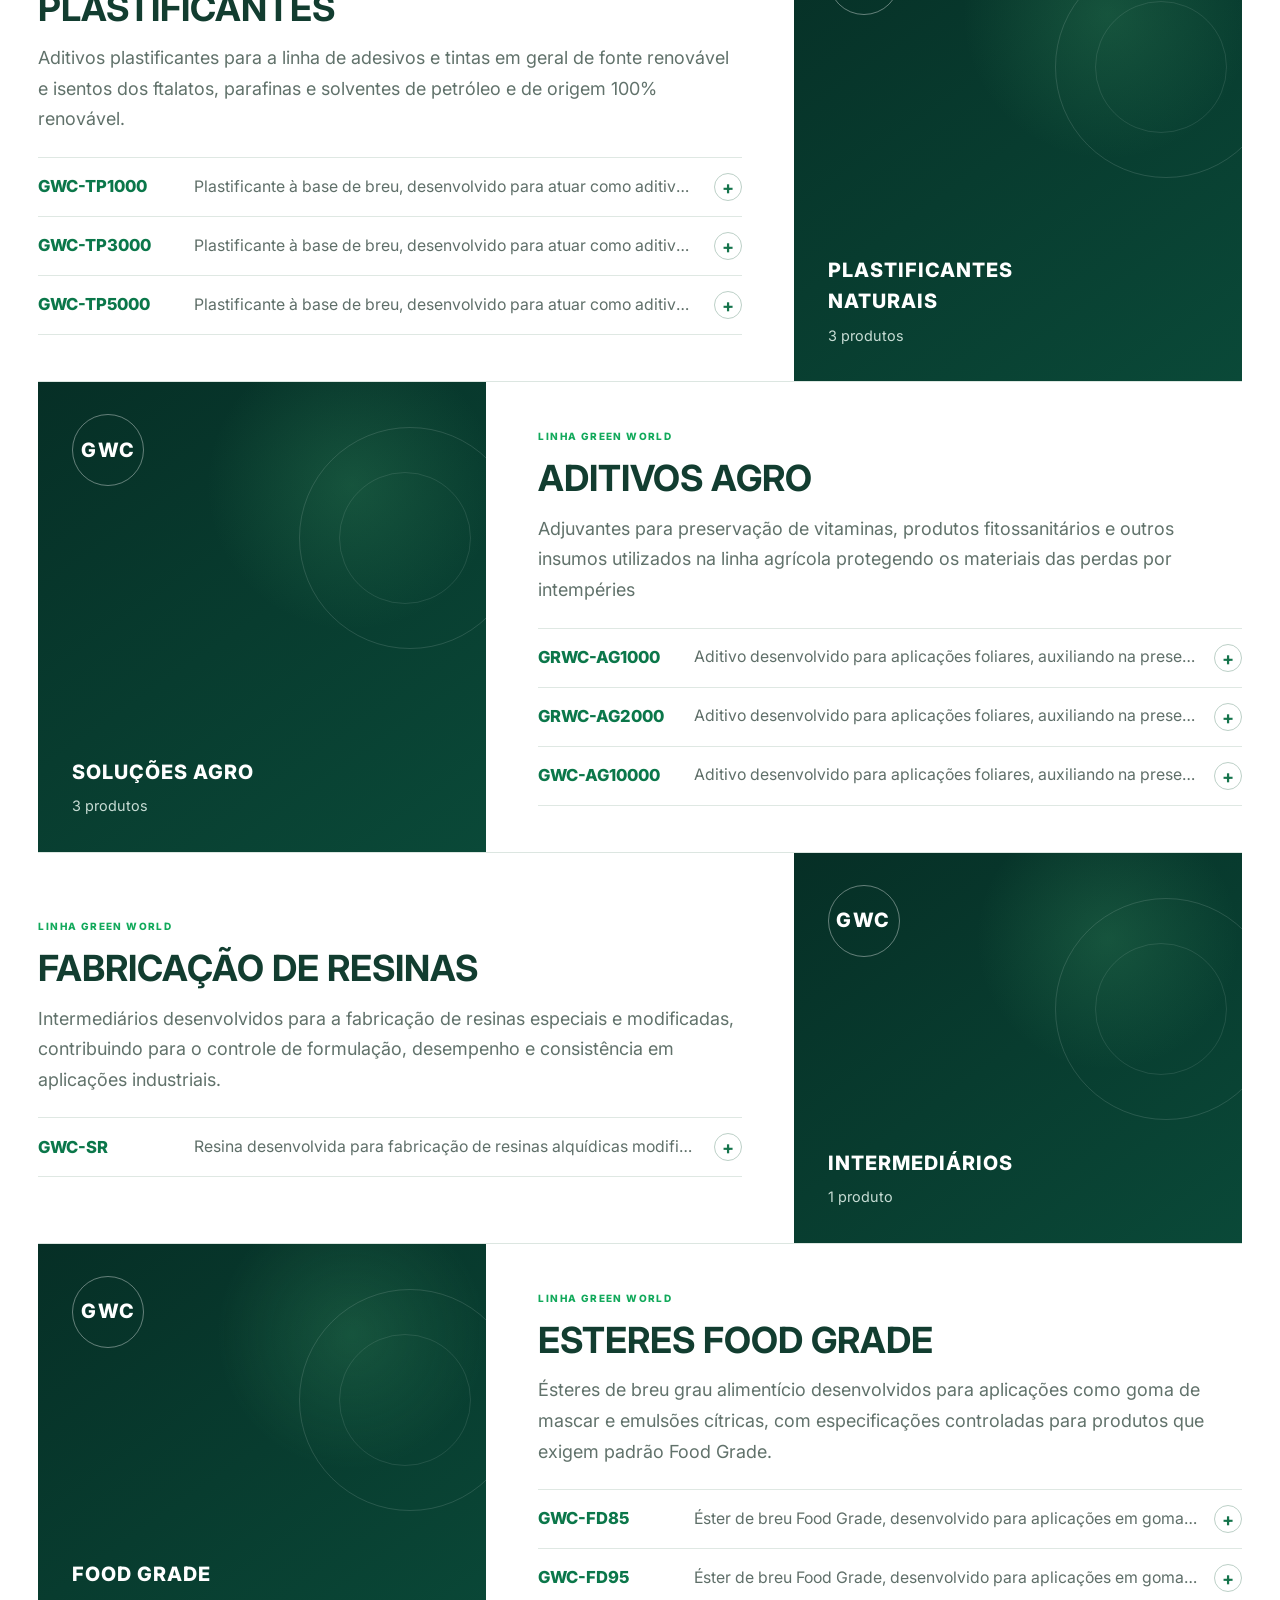
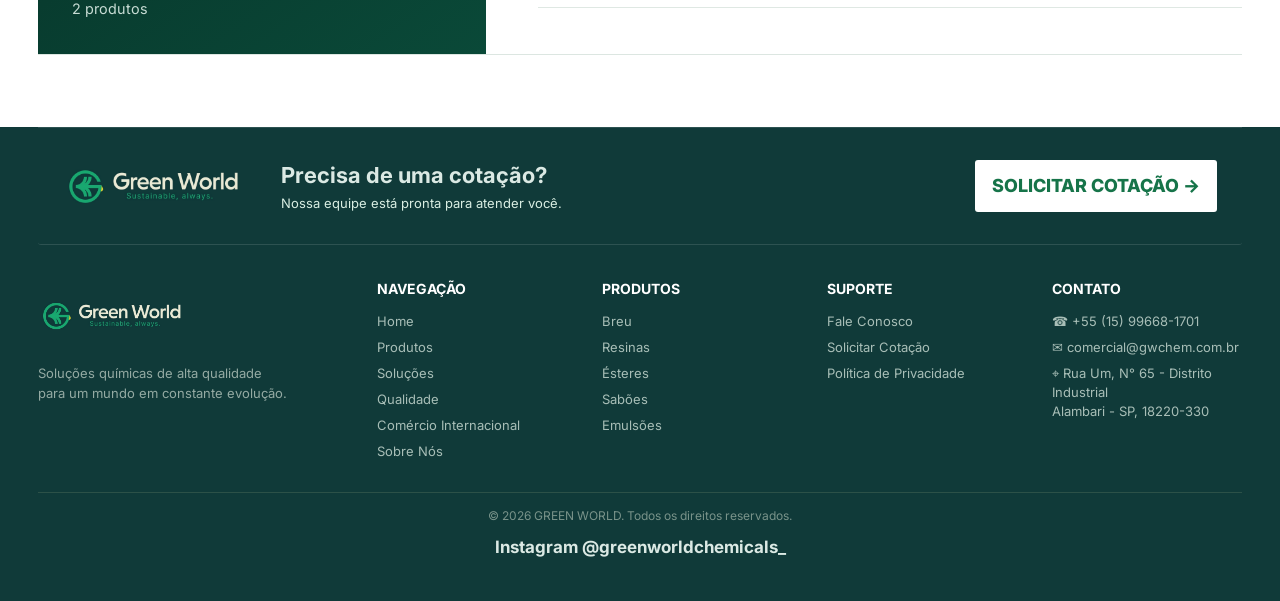
<file: gw_current/produtos.html>
<!DOCTYPE html>
<html lang="pt-BR" translate="no" class="notranslate">
<head>
<meta name="google" content="notranslate">
<meta charset="UTF-8">
<meta name="viewport" content="width=device-width, initial-scale=1.0">
<meta name="description" content="Produtos Green World — breu, terebintina, resinas e derivados de Pinus para aplicações industriais.">
<title>Produtos | Green World</title>
<link rel="preconnect" href="https://fonts.googleapis.com">
<link rel="preconnect" href="https://fonts.gstatic.com" crossorigin>
<link href="https://fonts.googleapis.com/css2?family=Inter:wght@400;500;600;700;800&display=swap" rel="stylesheet">
<link rel="stylesheet" href="style.css">
</head>
<body>
<header class="topbar"><div class="container topbar-inner">
<span class="top-global">🌐 Atuamos globalmente</span>
<a class="contact-link top-email" href="mailto:comercial@gwchem.com.br"><span class="contact-icon" aria-hidden="true">✉</span><span>comercial@gwchem.com.br</span></a>
<a class="contact-link top-phone" href="tel:+5515996681701"><span class="contact-icon" aria-hidden="true">☎</span><span>+55 (15) 99668-1701</span></a>
<span class="top-service">▣ Atendimento ao mercado nacional e internacional</span>
<div class="language-switcher" data-language-switcher>
  <select id="languageSelect" class="language-native" aria-label="Idioma">
    <option value="pt">Português</option>
    <option value="en">English</option>
    <option value="es">Español</option>
  </select>
  <button class="language-current" type="button" aria-haspopup="listbox" aria-expanded="false">
    <span class="language-flag" aria-hidden="true">🇧🇷</span>
    <span class="language-current-label">Português</span>
    <span class="language-chevron" aria-hidden="true">⌄</span>
  </button>
  <div class="language-menu" role="listbox" aria-label="Selecionar idioma">
    <button type="button" class="language-option active" data-lang="pt" role="option" aria-selected="true">
      <span class="language-flag" aria-hidden="true">🇧🇷</span><span><strong>Português</strong><small>Brasil</small></span><span class="language-check">✓</span>
    </button>
    <button type="button" class="language-option" data-lang="en" role="option" aria-selected="false">
      <span class="language-flag" aria-hidden="true">🇺🇸</span><span><strong>English</strong><small>Global version</small></span><span class="language-check">✓</span>
    </button>
    <button type="button" class="language-option" data-lang="es" role="option" aria-selected="false">
      <span class="language-flag" aria-hidden="true">🇪🇸</span><span><strong>Español</strong><small>Versión internacional</small></span><span class="language-check">✓</span>
    </button>
  </div>
</div>
</div></header>
<nav class="navbar"><div class="container nav-inner">
<a class="brand brand-logo" href="index.html#inicio"><img src="assets/img/logo-green-world-horizontal.jpg" alt="Green World — Sustainable, always."></a>
<button class="menu-toggle" type="button" aria-label="Abrir menu">☰</button>
<div class="nav-links">
<div class="mobile-language-buttons" aria-label="Selecionar idioma">
<button type="button" class="mobile-language-btn active" data-set-lang="pt">🇧🇷 PT</button>
<button type="button" class="mobile-language-btn" data-set-lang="en">🇺🇸 EN</button>
<button type="button" class="mobile-language-btn" data-set-lang="es">🇪🇸 ES</button>
</div>
<a href="index.html#inicio">HOME</a>
<div class="nav-item products-menu active-menu">
  <a class="products-trigger active" href="#produtos-top" aria-haspopup="true">PRODUTOS <span class="menu-caret">▾</span></a>
  <div class="submenu submenu-level-1">
    <a href="produtos.html?family=GOMA%20RESINA">Goma Resina</a>
    <a href="produtos.html?family=BREU">Breu</a>
    <div class="submenu-item has-children">
      <a href="produtos.html?q=derivados">Derivados de Breu <span>›</span></a>
      <div class="submenu submenu-level-2">
        <a href="produtos.html?family=RESINAS%20FUM%C3%81RICAS">Resinas Fumáricas</a>
        <a href="produtos.html?family=RESINAS%20MALEICAS">Resinas Maleicas</a>
        <div class="submenu-item has-children">
          <a href="produtos.html?q=ester">Ésteres de Breu <span>›</span></a>
          <div class="submenu submenu-level-3">
            <a href="produtos.html?family=ESTER%20DE%20GLICEROL">Éster de Glicerol</a>
            <a href="produtos.html?family=ESTER%20DE%20PENTAERITRITOL">Éster de Pentaeritritol</a>
            <a href="produtos.html?family=ESTER%20DE%20TRIETILENOGLICOL">Éster de Trietilenoglicol</a>
            <a href="produtos.html?family=ESTERES%20FOOD%20GRADE">Ésteres Food Grade</a>
          </div>
        </div>
        <a href="produtos.html?family=RESINAS%20DE%20MARCA%C3%87%C3%83O%20VI%C3%81RIA">Resinas de Marcação Viária</a>
        <a href="produtos.html?family=SAB%C3%95ES">Sabões</a>
        <a href="produtos.html?family=EMULS%C3%95ES">Emulsões</a>
        <a href="produtos.html?family=PLASTIFICANTES">Plastificantes</a>
        <a href="produtos.html?family=ADITIVOS%20AGRO">Aditivos Agro</a>
        <a href="produtos.html?family=FABRICA%C3%87%C3%83O%20DE%20RESINAS">Fabricação de Resinas</a>
      </div>
    </div>
    <a href="produtos.html?family=TEREBINTINA">Terebintina</a>
  </div>
</div>
<a href="index.html#solucoes">SOLUÇÕES</a><a href="index.html#qualidade">QUALIDADE</a><a href="index.html#internacional">COMÉRCIO INTERNACIONAL</a><a href="index.html#sobre">SOBRE NÓS</a><a href="index.html#contato">CONTATO</a><a class="quote-btn whatsapp-quote" href="https://wa.me/5515996681701?text=Ol%C3%A1%21%20Gostaria%20de%20solicitar%20uma%20cota%C3%A7%C3%A3o%20com%20a%20Green%20World." target="_blank" rel="noopener">SOLICITAR COTAÇÃO →</a>
</div></div></nav>
<section id="produtos-top" class="products-page-hero"><div class="container">
<p class="eyebrow green" id="portfolioEyebrow">PORTFÓLIO GREEN WORLD</p>
<h1 id="portfolioTitle">Nossos <span>Produtos</span></h1>
<p id="portfolioIntro">Soluções à base de resina de Pinus para diferentes aplicações industriais. Consulte famílias, códigos, especificações, aplicações e resumo técnico.</p>
</div></section>

<section class="section catalog products-page-catalog"><div class="container">
<div class="section-head light pinus-inspired-head"><div>
<p class="eyebrow green" id="productLinesEyebrow">LINHAS DE PRODUTOS</p>
<h2 id="productLinesTitle">Soluções de origem renovável <span>para diferentes mercados</span></h2>
<p class="section-sub" id="productLinesIntro">Conheça as famílias de produtos GREEN WORLD. Selecione uma linha para consultar códigos, especificações, aplicações e solicitar cotação ou amostra.</p>
</div></div>
<div class="catalog-tools catalog-tools-products pinus-inspired-tools">
  <label class="sr-only" for="productSearch">Buscar produto, código ou aplicação</label><input id="productSearch" type="search" aria-label="Buscar produto, código ou aplicação" placeholder="Buscar produto, código ou aplicação...">
  <div class="catalog-filter-stack">
    <div class="catalog-filter-row">
      <span class="catalog-filter-label">LINHA</span>
      <div id="familyFilters" class="family-filters"></div>
    </div>
    <div class="catalog-filter-row application-filter-row">
      <span class="catalog-filter-label">APLICAÇÃO</span>
      <div id="applicationFilters" class="family-filters application-filters"></div>
    </div>
  </div>
</div>
<div id="familyDescription" class="family-description pinus-inspired-summary"></div>
<div id="productGrid" class="family-showcase-grid"></div>
</div></section>

<footer id="contato"><div class="container"><div class="cta"><img class="cta-logo" src="assets/img/logo-green-world-horizontal.jpg" alt="Green World"><div><h2>Precisa de uma cotação?</h2><p>Nossa equipe está pronta para atender você.</p></div><a class="btn btn-white whatsapp-quote" href="https://wa.me/5515996681701?text=Ol%C3%A1%21%20Gostaria%20de%20solicitar%20uma%20cota%C3%A7%C3%A3o%20com%20a%20Green%20World." target="_blank" rel="noopener">SOLICITAR COTAÇÃO →</a></div>
<div class="footer-grid"><div><div class="brand footer-brand brand-logo"><img src="assets/img/logo-green-world-horizontal.jpg" alt="Green World — Sustainable, always."></div><p>Soluções químicas de alta qualidade para um mundo em constante evolução.</p></div>
<div><h4>NAVEGAÇÃO</h4><a href="index.html#inicio">Home</a><a href="#produtos-top">Produtos</a><a href="index.html#solucoes">Soluções</a><a href="index.html#qualidade">Qualidade</a><a href="index.html#internacional">Comércio Internacional</a><a href="index.html#sobre">Sobre Nós</a></div>
<div><h4>PRODUTOS</h4><a href="produtos.html?family=BREU">Breu</a><a href="produtos.html?q=resina">Resinas</a><a href="produtos.html?q=ester">Ésteres</a><a href="produtos.html?family=SABÕES">Sabões</a><a href="produtos.html?family=EMULSÕES">Emulsões</a></div>
<div><h4>SUPORTE</h4><a href="index.html#contato">Fale Conosco</a><a href="index.html#contato">Solicitar Cotação</a><a href="politica-de-privacidade.html">Política de Privacidade</a></div>
<div><h4>CONTATO</h4><a href="tel:+5515996681701">☎ +55 (15) 99668-1701</a><a href="mailto:comercial@gwchem.com.br">✉ comercial@gwchem.com.br</a><span>⌖ Rua Um, N° 65 - Distrito Industrial<br>Alambari - SP, 18220-330</span></div></div>
<div class="copyright">© 2026 GREEN WORLD. Todos os direitos reservados.</div></div><div class="instagram-footer"><a href="https://www.instagram.com/greenworldchemicals_/" target="_blank" rel="noopener">Instagram @greenworldchemicals_</a></div></footer>
<script src="i18n.js?v=20260911-translatefix2"></script>
<script>
const PRODUCTS=[{"family":"BREU","code":"GWC-GR","specs":[{"label":"PONTO DE AMOLECIMENTO (°C)","value":"69 - 81"},{"label":"COR GARDNER","value":"MÁX 7"},{"label":"ACIDEZ (mgKOH/G)","value":"155 - 171"},{"label":"CRISTALIZAÇÃO - h","value":"24"}],"applications":"IDEAL PARA FABRICAÇÃO DE RESINAS, ADESIVOS, TINTAS E CERAS DEPILATÓRIAS","summary":"Breu in natura proveniente exclusivamente da destilação da goma-resina limpa, sem nenhuma modificação química."},{"family":"BREU","code":"GWC-GR72","specs":[{"label":"PONTO DE AMOLECIMENTO (°C)","value":"74 MÍN"},{"label":"COR GARDNER","value":"MÁX 7"},{"label":"ACIDEZ (mgKOH/G)","value":"155 - 175"},{"label":"CRISTALIZAÇÃO - h","value":"24"}],"applications":"IDEAL PARA FABRICAÇÃO DE RESINAS E ADESIVOS ESPECIAIS QUE DEMANDEM DE ALTA RESISTÊNCIA A CRISTALIZAÇÃO","summary":"Breu modificado e estabilizado quimicamente para proporcionar maior resistência à cristalização."},{"family":"BREU","code":"GWC30","specs":[{"label":"PONTO DE AMOLECIMENTO (°C)","value":"72 MÍN"},{"label":"COR GARDNER","value":"MÁX 7"},{"label":"ACIDEZ (mgKOH/G)","value":"MÍN 100"},{"label":"CRISTALIZAÇÃO - h","value":"24"}],"applications":"IDEAL PARA FABRICAÇÃO DE CERAS DEPILATÓRIAS","summary":"Breu modificado com adição de éster de breu, desenvolvido especialmente para aplicações em ceras depilatórias."},{"family":"BREU","code":"GWC-D68","specs":[{"label":"PONTO DE AMOLECIMENTO (°C)","value":"MÍN 68"},{"label":"COR GARDNER","value":"MÁX 7"},{"label":"ACIDEZ (mgKOH/G)","value":"MÍN 100"}],"applications":"IDEAL PARA FABRICAÇÃO DE RESINAS E ADESIVOS ESPECIAIS QUE DEMANDEM DE ALTA RESISTÊNCIA A CRISTALIZAÇÃO","summary":"Breu desproporcionado com baixo teor de ácido abiético, indicado para aplicações que exigem elevada resistência à cristalização."},{"family":"BREU","code":"GWC-D70","specs":[{"label":"PONTO DE AMOLECIMENTO (°C)","value":"MÍN 70"},{"label":"COR GARDNER","value":"MÁX 7"},{"label":"ACIDEZ (mgKOH/G)","value":"MÍN 100"}],"applications":"IDEAL PARA FABRICAÇÃO DE RESINAS E ADESIVOS ESPECIAIS QUE DEMANDEM DE ALTA RESISTÊNCIA A CRISTALIZAÇÃO","summary":"Breu desproporcionado com baixo teor de ácido abiético, indicado para aplicações que exigem elevada resistência à cristalização."},{"family":"BREU","code":"GWC-D71","specs":[{"label":"PONTO DE AMOLECIMENTO (°C)","value":"MÍN 71"},{"label":"COR GARDNER","value":"MÁX 7"},{"label":"ACIDEZ (mgKOH/G)","value":"MÍN 100"}],"applications":"IDEAL PARA FABRICAÇÃO DE RESINAS E ADESIVOS ESPECIAIS QUE DEMANDEM DE ALTA RESISTÊNCIA A CRISTALIZAÇÃO","summary":"Breu desproporcionado com baixo teor de ácido abiético, indicado para aplicações que exigem elevada resistência à cristalização."},{"family":"GOMA RESINA","code":"GWC-FG","specs":[{"label":"IMPUREZAS","value":"MÁX 2"},{"label":"UMIDADE","value":"MÁX 1"},{"label":"TEOR DE TEREBINTINA","value":"MÍN 15"},{"label":"TEOR DE BREU","value":"MÍN 60"}],"applications":"FABRICAÇÃO DE BREU E TEREBINTINA","summary":"Goma-resina purificada em fábrica por processos de filtração e remoção de água, destinada à produção de breu e terebintina."},{"family":"TEREBINTINA","code":"GWC-T","specs":[{"label":"ACIDEZ","value":"MÁX 2"},{"label":"TEOR DE BICÍCLICOS","value":"MÍN 80"},{"label":"TEOR DE BETA-PINENO","value":"MÍN 30"},{"label":"DENSIDADE","value":"0,855 - 0,875"},{"label":"UMIDADE","value":"MÁX 0,5"}],"applications":"FABRICAÇÃO DE ÓLEO DE PINHO, ÉSTERES E RESINAS ESPECIAIS","summary":"Terebintina in natura obtida após o processo de purificação e destilação da goma-resina previamente filtrada."},{"family":"RESINAS FUMÁRICAS","code":"GWC-F130","specs":[{"label":"PONTO DE AMOLECIMENTO","value":"150 - 165"},{"label":"COR GARDNER","value":"MÁX 9"},{"label":"ACIDEZ (mgKOH/G)","value":"160 - 181"},{"label":"SOLUBILIDADE EM AMÔNIA","value":"CONFORME"},{"label":"VISCOSIDADE GARDNER","value":"MÍN C"}],"applications":"FABRICAÇÃO DE TINTAS DE IMPRESSÃO, TINTAS E VERNIZES INDUSTRIAIS, CERA PARA PISO, RESINAS ALQUÍDICAS, BORRACHA, ACABAMENTO EM COURO","summary":"Resina fumárica modificada, com acidez moderada, desenvolvida para proporcionar elevada velocidade de secagem, alta dureza e excelente brilho."},{"family":"RESINAS FUMÁRICAS","code":"GWC-F140","specs":[{"label":"PONTO DE AMOLECIMENTO","value":"130 - 152"},{"label":"COR GARDNER","value":"MÁX 9"},{"label":"ACIDEZ (mgKOH/G)","value":"164 - 188"},{"label":"SOLUBILIDADE EM AMÔNIA","value":"CONFORME"},{"label":"VISCOSIDADE GARDNER","value":"MÍN A"}],"applications":"FABRICAÇÃO DE TINTAS DE IMPRESSÃO, TINTAS E VERNIZES INDUSTRIAIS, CERA PARA PISO, RESINAS ALQUÍDICAS, BORRACHA, ACABAMENTO EM COURO","summary":"Resina fumárica de baixa viscosidade e acidez moderada, desenvolvida para aplicações em sistemas que operam em faixa de pH inferior a 9."},{"family":"RESINAS FUMÁRICAS","code":"GWC-F150","specs":[{"label":"PONTO DE AMOLECIMENTO","value":"145 - 165"},{"label":"COR GARDNER","value":"MÁX 9"},{"label":"ACIDEZ (mgKOH/G)","value":"185 - 205"},{"label":"SOLUBILIDADE EM AMÔNIA","value":"CONFORME"},{"label":"VISCOSIDADE GARDNER","value":"MÍN B"}],"applications":"FABRICAÇÃO DE TINTAS DE IMPRESSÃO, TINTAS E VERNIZES INDUSTRIAIS, CERA PARA PISO, RESINAS ALQUÍDICAS, BORRACHA, ACABAMENTO EM COURO E CERAS PARA RECOBRIMENTO DE FRUTOS","summary":"Resina fumárica de alta acidez e elevada solubilidade em sistemas alcalinos, desenvolvida para proporcionar alta dureza, rápida secagem e excelente brilho."},{"family":"RESINAS FUMÁRICAS","code":"GWC-F160","specs":[{"label":"PONTO DE AMOLECIMENTO","value":"151 - 175"},{"label":"COR GARDNER","value":"MÁX 9"},{"label":"ACIDEZ (mgKOH/G)","value":"154 - 176"},{"label":"SOLUBILIDADE EM AMÔNIA","value":"BAIXA"},{"label":"VISCOSIDADE GARDNER","value":"MÍN G"}],"applications":"FABRICAÇÃO DE TINTAS DE IMPRESSÃO, TINTAS E VERNIZES INDUSTRIAIS, CERA PARA PISO, RESINAS ALQUÍDICAS, BORRACHA, ACABAMENTO EM COURO","summary":"Resina fumárica de elevada viscosidade, desenvolvida para tintas e vernizes especiais, proporcionando elevada velocidade de secagem, alto brilho e alta dureza."},{"family":"RESINAS MALEICAS","code":"GWC-MR120","specs":[{"label":"PONTO DE AMOLECIMENTO","value":"120 - 150"},{"label":"COR GARDNER","value":"MÁX 12"},{"label":"ACIDEZ (mgKOH/G)","value":"MÍN 120"},{"label":"VISCOSIDADE GARDNER","value":"MÍN B"}],"applications":"FABRICAÇÃO DE TINTAS E VERNIZES BASE ÁGUA ALCALINA E BASE SOLVENTE","summary":"Resina maleica para sistemas à base de água e solvente, desenvolvida para proporcionar elevado brilho, boa adesão e rápida secagem."},{"family":"RESINAS MALEICAS","code":"GWC-MR123","specs":[{"label":"PONTO DE AMOLECIMENTO","value":"125 - 135"},{"label":"COR GARDNER","value":"MÁX 9"},{"label":"ACIDEZ (mgKOH/G)","value":"30 - 42"},{"label":"VISCOSIDADE GARDNER","value":"MÍN B"}],"applications":"FABRICAÇÃO DE TINTAS DE MARCAÇÃO DE ESTRADA, VERNIZES E TINTAS INDUSTRIAIS BASE SOLVENTE, VERNIZES DE PROTEÇÃO DE MADEIRA","summary":"Resina maleica de elevado brilho e rápida secagem, desenvolvida para sistemas à base de solvente e nitrocelulose."},{"family":"RESINAS MALEICAS","code":"GWC-MR125","specs":[{"label":"PONTO DE AMOLECIMENTO","value":"125 - 135"},{"label":"COR GARDNER","value":"MÁX 9"},{"label":"ACIDEZ (mgKOH/G)","value":"30 - 42"},{"label":"VISCOSIDADE GARDNER","value":"MÍN B"}],"applications":"FABRICAÇÃO DE TINTAS DE MARCAÇÃO DE ESTRADA, VERNIZES E TINTAS INDUSTRIAIS BASE SOLVENTE, VERNIZES DE PROTEÇÃO DE MADEIRA","summary":"Resina maleica de elevado brilho e rápida secagem, desenvolvida para sistemas à base de solvente e nitrocelulose."},{"family":"RESINAS MALEICAS","code":"GWC-MR130","specs":[{"label":"PONTO DE AMOLECIMENTO","value":"135 - 145"},{"label":"COR GARDNER","value":"MÁX 9"},{"label":"ACIDEZ (mgKOH/G)","value":"30 - 42"},{"label":"VISCOSIDADE GARDNER","value":"MÍN B"}],"applications":"FABRICAÇÃO DE TINTAS DE MARCAÇÃO DE ESTRADA, VERNIZES E TINTAS INDUSTRIAIS BASE SOLVENTE, VERNIZES DE PROTEÇÃO DE MADEIRA","summary":"Resina maleica de elevado brilho e rápida secagem, desenvolvida para sistemas à base de solvente e nitrocelulose."},{"family":"RESINAS MALEICAS","code":"GWC-MR140","specs":[{"label":"PONTO DE AMOLECIMENTO","value":"140 - 150"},{"label":"COR GARDNER","value":"MÁX 9"},{"label":"ACIDEZ (mgKOH/G)","value":"30 - 42"},{"label":"VISCOSIDADE GARDNER","value":"MÍN B"}],"applications":"FABRICAÇÃO DE TINTAS DE MARCAÇÃO DE ESTRADA, VERNIZES E TINTAS INDUSTRIAIS BASE SOLVENTE, VERNIZES DE PROTEÇÃO DE MADEIRA","summary":"Resina maleica de elevado brilho e rápida secagem, desenvolvida para sistemas à base de solvente e nitrocelulose."},{"family":"RESINAS MALEICAS","code":"GWC-MR150","specs":[{"label":"PONTO DE AMOLECIMENTO","value":"150 - 160"},{"label":"COR GARDNER","value":"MÁX 9"},{"label":"ACIDEZ (mgKOH/G)","value":"30 - 42"},{"label":"VISCOSIDADE GARDNER","value":"MÍN B"}],"applications":"FABRICAÇÃO DE TINTAS DE MARCAÇÃO DE ESTRADA, VERNIZES E TINTAS INDUSTRIAIS BASE SOLVENTE, VERNIZES DE PROTEÇÃO DE MADEIRA","summary":"Resina maleica de elevado brilho e rápida secagem, desenvolvida para sistemas à base de solvente e nitrocelulose."},{"family":"ESTER DE GLICEROL","code":"GWC-T70","specs":[{"label":"PONTO DE AMOLECIMENTO","value":"70 - 80"},{"label":"COR GARDNER","value":"MAX 4"},{"label":"ACIDEZ (mgKOH/G)","value":"MAX 12"}],"applications":"FABRICAÇÃO DE ADESIVOS HOT-MELT, ADESIVOS BASE SOLVENTE, TINTAS DE MARCAÇÃO DE ESTRADA E CERAS DEPILATÓRIAS","summary":"Éster de glicerol modificado e estabilizado, desenvolvido para proporcionar coloração reduzida, maior estabilidade térmica e aumento do tack em formulações adesivas."},{"family":"ESTER DE GLICEROL","code":"GWC-T80","specs":[{"label":"PONTO DE AMOLECIMENTO","value":"80 - 88"},{"label":"COR GARDNER","value":"MAX 4"},{"label":"ACIDEZ (mgKOH/G)","value":"MAX 15"}],"applications":"FABRICAÇÃO DE ADESIVOS HOT-MELT, ADESIVOS BASE SOLVENTE, TINTAS DE MARCAÇÃO DE ESTRADA E CERAS DEPILATÓRIAS","summary":"Éster de glicerol modificado e estabilizado, desenvolvido para proporcionar coloração reduzida, maior estabilidade térmica e aumento do tack em formulações adesivas."},{"family":"ESTER DE GLICEROL","code":"GWC-T90","specs":[{"label":"PONTO DE AMOLECIMENTO","value":"88 - 94"},{"label":"COR GARDNER","value":"MAX 4"},{"label":"ACIDEZ (mgKOH/G)","value":"MAX 15"}],"applications":"FABRICAÇÃO DE ADESIVOS HOT-MELT, ADESIVOS BASE SOLVENTE, TINTAS DE MARCAÇÃO DE ESTRADA E CERAS DEPILATÓRIAS","summary":"Éster de glicerol modificado e estabilizado, desenvolvido para proporcionar coloração reduzida, maior estabilidade térmica e aumento do tack em formulações adesivas."},{"family":"ESTER DE GLICEROL","code":"GWC-T95","specs":[{"label":"PONTO DE AMOLECIMENTO","value":"94 - 102"},{"label":"COR GARDNER","value":"MAX 4"},{"label":"ACIDEZ (mgKOH/G)","value":"MAX 15"}],"applications":"FABRICAÇÃO DE ADESIVOS HOT-MELT, ADESIVOS BASE SOLVENTE, TINTAS DE MARCAÇÃO DE ESTRADA E CERAS DEPILATÓRIAS","summary":"Éster de glicerol modificado e estabilizado, desenvolvido para proporcionar coloração reduzida, maior estabilidade térmica e aumento do tack em formulações adesivas."},{"family":"ESTER DE GLICEROL","code":"GWC-T100","specs":[{"label":"PONTO DE AMOLECIMENTO","value":"100 - 110"},{"label":"COR GARDNER","value":"MAX 4"},{"label":"ACIDEZ (mgKOH/G)","value":"MAX 15"}],"applications":"FABRICAÇÃO DE ADESIVOS HOT-MELT, ADESIVOS BASE SOLVENTE, TINTAS DE MARCAÇÃO DE ESTRADA","summary":"Éster de glicerol modificado e estabilizado, desenvolvido para proporcionar coloração reduzida, maior estabilidade térmica e aumento do tack em formulações adesivas."},{"family":"ESTER DE GLICEROL","code":"GWC-T110","specs":[{"label":"PONTO DE AMOLECIMENTO","value":"110 - 120"},{"label":"COR GARDNER","value":"MAX 5"},{"label":"ACIDEZ (mgKOH/G)","value":"MAX 20"}],"applications":"FABRICAÇÃO DE ADESIVOS HOT-MELT, ADESIVOS BASE SOLVENTE, TINTAS DE MARCAÇÃO DE ESTRADA","summary":"Éster de glicerol modificado e estabilizado, desenvolvido para proporcionar coloração reduzida, maior estabilidade térmica e aumento do tack em formulações adesivas."},{"family":"ESTER DE GLICEROL","code":"GWC-T120","specs":[{"label":"PONTO DE AMOLECIMENTO","value":"120 - 130"},{"label":"COR GARDNER","value":"MAX 5"},{"label":"ACIDEZ (mgKOH/G)","value":"MAX 20"}],"applications":"FABRICAÇÃO DE ADESIVOS HOT-MELT, ADESIVOS BASE SOLVENTE, TINTAS DE MARCAÇÃO DE ESTRADA","summary":"Éster de glicerol modificado e estabilizado, desenvolvido para proporcionar coloração reduzida, maior estabilidade térmica e aumento do tack em formulações adesivas."},{"family":"ESTER DE PENTAERITRITOL","code":"GWC-P80","specs":[{"label":"PONTO DE AMOLECIMENTO","value":"80 - 90"},{"label":"COR GARDNER","value":"MÁX 5"},{"label":"ACIDEZ (mgKOH/G)","value":"MÁX 20"}],"applications":"FABRICAÇÃO DE ADESIVOS HOT-MELT, ADESIVOS BASE SOLVENTE, TINTAS DE MARCAÇÃO DE ESTRADA E BORRACHAS","summary":"Éster de pentaeritritol estabilizado, desenvolvido para proporcionar coloração reduzida, maior estabilidade térmica e aumento da coesão em formulações adesivas, além de auxiliar na dispersão de borrachas e cargas."},{"family":"ESTER DE PENTAERITRITOL","code":"GWC-P90","specs":[{"label":"PONTO DE AMOLECIMENTO","value":"90 - 97"},{"label":"COR GARDNER","value":"MÁX 5"},{"label":"ACIDEZ (mgKOH/G)","value":"MÁX 20"}],"applications":"FABRICAÇÃO DE ADESIVOS HOT-MELT, ADESIVOS BASE SOLVENTE, TINTAS DE MARCAÇÃO DE ESTRADA E BORRACHAS","summary":"Éster de pentaeritritol estabilizado, desenvolvido para proporcionar coloração reduzida, maior estabilidade térmica e aumento da coesão em formulações adesivas, além de auxiliar na dispersão de borrachas e cargas."},{"family":"ESTER DE PENTAERITRITOL","code":"GWC-P98","specs":[{"label":"PONTO DE AMOLECIMENTO","value":"97 - 104"},{"label":"COR GARDNER","value":"MÁX 5"},{"label":"ACIDEZ (mgKOH/G)","value":"MÁX 20"}],"applications":"FABRICAÇÃO DE ADESIVOS HOT-MELT, ADESIVOS BASE SOLVENTE, TINTAS DE MARCAÇÃO DE ESTRADA E BORRACHAS","summary":"Éster de pentaeritritol estabilizado, desenvolvido para proporcionar coloração reduzida, maior estabilidade térmica e aumento da coesão em formulações adesivas, além de auxiliar na dispersão de borrachas e cargas."},{"family":"ESTER DE PENTAERITRITOL","code":"GWC-P100","specs":[{"label":"PONTO DE AMOLECIMENTO","value":"100 - 106"},{"label":"COR GARDNER","value":"MÁX 5"},{"label":"ACIDEZ (mgKOH/G)","value":"MÁX 20"}],"applications":"FABRICAÇÃO DE ADESIVOS HOT-MELT, ADESIVOS BASE SOLVENTE, TINTAS DE MARCAÇÃO DE ESTRADA E BORRACHAS","summary":"Éster de pentaeritritol estabilizado, desenvolvido para proporcionar coloração reduzida, maior estabilidade térmica e aumento da coesão em formulações adesivas, além de auxiliar na dispersão de borrachas e cargas."},{"family":"ESTER DE PENTAERITRITOL","code":"GWC-P105","specs":[{"label":"PONTO DE AMOLECIMENTO","value":"105 - 115"},{"label":"COR GARDNER","value":"MÁX 5"},{"label":"ACIDEZ (mgKOH/G)","value":"MÁX 20"}],"applications":"FABRICAÇÃO DE ADESIVOS HOT-MELT, ADESIVOS BASE SOLVENTE, TINTAS DE MARCAÇÃO DE ESTRADA E BORRACHAS","summary":"Éster de pentaeritritol estabilizado, desenvolvido para proporcionar coloração reduzida, maior estabilidade térmica e aumento da coesão em formulações adesivas, além de auxiliar na dispersão de borrachas e cargas."},{"family":"ESTER DE PENTAERITRITOL","code":"GWC-P110","specs":[{"label":"PONTO DE AMOLECIMENTO","value":"110 - 120"},{"label":"COR GARDNER","value":"MÁX 6"},{"label":"ACIDEZ (mgKOH/G)","value":"MÁX 30"}],"applications":"FABRICAÇÃO DE ADESIVOS HOT-MELT, ADESIVOS BASE SOLVENTE, TINTAS DE MARCAÇÃO DE ESTRADA E BORRACHAS","summary":"Éster de pentaeritritol estabilizado, desenvolvido para proporcionar coloração reduzida, maior estabilidade térmica e aumento da coesão em formulações adesivas, além de auxiliar na dispersão de borrachas e cargas."},{"family":"ESTER DE PENTAERITRITOL","code":"GWC-P120","specs":[{"label":"PONTO DE AMOLECIMENTO","value":"120 - 130"},{"label":"COR GARDNER","value":"MÁX 6"},{"label":"ACIDEZ (mgKOH/G)","value":"MÁX 30"}],"applications":"FABRICAÇÃO DE ADESIVOS HOT-MELT, ADESIVOS BASE SOLVENTE, TINTAS DE MARCAÇÃO DE ESTRADA E BORRACHAS","summary":"Éster de pentaeritritol estabilizado, desenvolvido para proporcionar coloração reduzida, maior estabilidade térmica e aumento da coesão em formulações adesivas, além de auxiliar na dispersão de borrachas e cargas."},{"family":"ESTER DE TRIETILENOGLICOL","code":"GWC-TL10","specs":[{"label":"VISCOSIDADE (cPs)","value":"1000 - 2500"},{"label":"COR GARDNER","value":"MÁX 5"},{"label":"ACIDEZ (mgKOH/G)","value":"MÁX 25"}],"applications":"FABRICAÇÃO DE ADESIVOS PSA, ADESIVOS FLEXIVEIS PARA COLA DE PISOS VINILICOS, ADESIVOS DE BAIXO TG","summary":"Éster de trietilenoglicol estabilizado, desenvolvido para proporcionar coloração reduzida, boa estabilidade térmica e elevada resistência à oxidação."},{"family":"ESTER DE TRIETILENOGLICOL","code":"GWC-TL40","specs":[{"label":"VISCOSIDADE (cPs)","value":"25000 - 55000"},{"label":"COR GARDNER","value":"MÁX 5"},{"label":"ACIDEZ (mgKOH/G)","value":"MÁX 25"}],"applications":"FABRICAÇÃO DE ADESIVOS PSA, ADESIVOS FLEXIVEIS PARA COLA DE PISOS VINILICOS, ADESIVOS DE BAIXO TG","summary":"Éster de trietilenoglicol estabilizado, desenvolvido para proporcionar coloração reduzida, boa estabilidade térmica e elevada resistência à oxidação."},{"family":"ESTER DE TRIETILENOGLICOL","code":"GWC-DL10","specs":[{"label":"VISCOSIDADE (cPs)","value":"1000 - 2500"},{"label":"COR GARDNER","value":"MÁX 5"},{"label":"ACIDEZ (mgKOH/G)","value":"MÁX 25"}],"applications":"FABRICAÇÃO DE ADESIVOS PSA, ADESIVOS FLEXIVEIS PARA COLA DE PISOS VINILICOS, ADESIVOS DE BAIXO TG","summary":"Éster de trietilenoglicol estabilizado, desenvolvido para proporcionar coloração reduzida, boa estabilidade térmica e elevada resistência à oxidação."},{"family":"ESTER DE TRIETILENOGLICOL","code":"GWC-DL40","specs":[{"label":"VISCOSIDADE (cPs)","value":"25000 - 55000"},{"label":"COR GARDNER","value":"MÁX 5"},{"label":"ACIDEZ (mgKOH/G)","value":"MÁX 25"}],"applications":"FABRICAÇÃO DE ADESIVOS PSA, ADESIVOS FLEXIVEIS PARA COLA DE PISOS VINILICOS, ADESIVOS DE BAIXO TG","summary":"Éster de trietilenoglicol estabilizado, desenvolvido para proporcionar coloração reduzida, boa estabilidade térmica e elevada resistência à oxidação."},{"family":"ESTER DE TRIETILENOGLICOL","code":"GWC-ML10","specs":[{"label":"VISCOSIDADE (cPs)","value":"1000 - 2500"},{"label":"COR GARDNER","value":"MÁX 5"},{"label":"ACIDEZ (mgKOH/G)","value":"MÁX 25"}],"applications":"FABRICAÇÃO DE ADESIVOS PSA, ADESIVOS FLEXIVEIS PARA COLA DE PISOS VINILICOS, ADESIVOS DE BAIXO TG","summary":"Éster de trietilenoglicol estabilizado, desenvolvido para proporcionar coloração reduzida, boa estabilidade térmica e elevada resistência à oxidação."},{"family":"ESTER DE TRIETILENOGLICOL","code":"GWC-ML40","specs":[{"label":"VISCOSIDADE (cPs)","value":"25000 - 55000"},{"label":"COR GARDNER","value":"MÁX 5"},{"label":"ACIDEZ (mgKOH/G)","value":"MÁX 25"}],"applications":"FABRICAÇÃO DE ADESIVOS PSA, ADESIVOS FLEXIVEIS PARA COLA DE PISOS VINILICOS, ADESIVOS DE BAIXO TG","summary":"Éster de trietilenoglicol estabilizado, desenvolvido para proporcionar coloração reduzida, boa estabilidade térmica e elevada resistência à oxidação."},{"family":"RESINAS DE MARCAÇÃO VIÁRIA","code":"GWC-RM95","specs":[{"label":"PONTO DE AMOLECIMENTO","value":"95 - 105"},{"label":"COR GARDNER","value":"MÁX 5"},{"label":"ACIDEZ (mgKOH/G)","value":"MÁX 25"}],"applications":"FABRICAÇÃO DE TINTAS DE MARCAÇÃO DE ESTRADA, ADESIVOS HOT-MELT","summary":"Resina modificada e estabilizada, desenvolvida para proporcionar elevada resistência térmica e bom desempenho em diferentes amplitudes de temperatura, contribuindo para a estabilidade e a aderência da tinta."},{"family":"RESINAS DE MARCAÇÃO VIÁRIA","code":"GWC-RM100","specs":[{"label":"PONTO DE AMOLECIMENTO","value":"100 - 110"},{"label":"COR GARDNER","value":"MÁX 5"},{"label":"ACIDEZ (mgKOH/G)","value":"MÁX 25"}],"applications":"FABRICAÇÃO DE TINTAS DE MARCAÇÃO DE ESTRADA, ADESIVOS HOT-MELT","summary":"Resina modificada e estabilizada, desenvolvida para proporcionar elevada resistência térmica e bom desempenho em diferentes amplitudes de temperatura, contribuindo para a estabilidade e a aderência da tinta."},{"family":"RESINAS DE MARCAÇÃO VIÁRIA","code":"GWC-RM100P","specs":[{"label":"PONTO DE AMOLECIMENTO","value":"100 - 110"},{"label":"COR GARDNER","value":"MÁX 5"},{"label":"ACIDEZ (mgKOH/G)","value":"MÁX 25"}],"applications":"FABRICAÇÃO DE TINTAS DE MARCAÇÃO DE ESTRADA, ADESIVOS HOT-MELT","summary":"Resina modificada com PET e estabilizada, desenvolvida para proporcionar elevada resistência térmica e bom desempenho em diferentes amplitudes de temperatura, contribuindo para a estabilidade e a aderência da tinta."},{"family":"RESINAS DE MARCAÇÃO VIÁRIA","code":"GWC-RM110","specs":[{"label":"PONTO DE AMOLECIMENTO","value":"110 - 120"},{"label":"COR GARDNER","value":"MÁX 5"},{"label":"ACIDEZ (mgKOH/G)","value":"MÁX 25"}],"applications":"FABRICAÇÃO DE TINTAS DE MARCAÇÃO DE ESTRADA, ADESIVOS HOT-MELT","summary":"Resina modificada e estabilizada, desenvolvida para proporcionar elevada resistência térmica e bom desempenho em diferentes amplitudes de temperatura, contribuindo para a estabilidade e a aderência da tinta."},{"family":"RESINAS DE MARCAÇÃO VIÁRIA","code":"GWC-RM110P","specs":[{"label":"PONTO DE AMOLECIMENTO","value":"110-120"},{"label":"COR GARDNER","value":"MÁX 5"},{"label":"ACIDEZ (mgKOH/G)","value":"MÁX 25"}],"applications":"FABRICAÇÃO DE TINTAS DE MARCAÇÃO DE ESTRADA, ADESIVOS HOT-MELT","summary":"Resina modificada com PET e estabilizada, desenvolvida para proporcionar elevada resistência térmica e bom desempenho em diferentes amplitudes de temperatura, contribuindo para a estabilidade e a aderência da tinta."},{"family":"RESINAS DE MARCAÇÃO VIÁRIA","code":"GWC-RM120","specs":[{"label":"PONTO DE AMOLECIMENTO","value":"120 - 130"},{"label":"COR GARDNER","value":"MÁX 6"},{"label":"ACIDEZ (mgKOH/G)","value":"MÁX 25"}],"applications":"FABRICAÇÃO DE TINTAS DE MARCAÇÃO DE ESTRADA, ADESIVOS HOT-MELT","summary":"Resina modificada e estabilizada, desenvolvida para proporcionar elevada resistência térmica e bom desempenho em diferentes amplitudes de temperatura, contribuindo para a estabilidade e a aderência da tinta."},{"family":"RESINAS DE MARCAÇÃO VIÁRIA","code":"GWC-RM120P","specs":[{"label":"PONTO DE AMOLECIMENTO","value":"120 - 130"},{"label":"COR GARDNER","value":"MÁX 6"},{"label":"ACIDEZ (mgKOH/G)","value":"MÁX 25"}],"applications":"FABRICAÇÃO DE TINTAS DE MARCAÇÃO DE ESTRADA, ADESIVOS HOT-MELT","summary":"Resina modificada com PET e estabilizada, desenvolvida para proporcionar elevada resistência térmica e bom desempenho em diferentes amplitudes de temperatura, contribuindo para a estabilidade e a aderência da tinta."},{"family":"RESINAS DE MARCAÇÃO VIÁRIA","code":"GWC-RM130","specs":[{"label":"PONTO DE AMOLECIMENTO","value":"130 - 140"},{"label":"COR GARDNER","value":"MÁX 6"},{"label":"ACIDEZ (mgKOH/G)","value":"MÁX 25"}],"applications":"FABRICAÇÃO DE TINTAS DE MARCAÇÃO DE ESTRADA, ADESIVOS HOT-MELT","summary":"Resina modificada e estabilizada, desenvolvida para proporcionar elevada resistência térmica e bom desempenho em diferentes amplitudes de temperatura, contribuindo para a estabilidade e a aderência da tinta."},{"family":"RESINAS DE MARCAÇÃO VIÁRIA","code":"GWC-RM130P","specs":[{"label":"PONTO DE AMOLECIMENTO","value":"130 - 140"},{"label":"COR GARDNER","value":"MÁX 6"},{"label":"ACIDEZ (mgKOH/G)","value":"MÁX 25"}],"applications":"FABRICAÇÃO DE TINTAS DE MARCAÇÃO DE ESTRADA, ADESIVOS HOT-MELT","summary":"Resina modificada com PET e estabilizada, desenvolvida para proporcionar elevada resistência térmica e bom desempenho em diferentes amplitudes de temperatura, contribuindo para a estabilidade e a aderência da tinta."},{"family":"SABÕES","code":"GWC-SP50","specs":[{"label":"TEOR DE SÓLIDOS","value":"48 - 52"},{"label":"pH","value":"MÍN 10"},{"label":"TEOR DE ABIÉTICO(%)","value":"MÁX 5"}],"applications":"FABRICAÇÃO DE PLASTIFICANTES PARA CONCRETO, DESMOLDANTES PARA ARTEFATOS DE CONCRETO","summary":"Sabão de breu com baixo teor de ácido abiético, desenvolvido para aplicações em plastificantes e desmoldantes para concreto."},{"family":"SABÕES","code":"GWC-SP55","specs":[{"label":"TEOR DE SÓLIDOS","value":"52 - 57"},{"label":"pH","value":"MÍN 10"},{"label":"TEOR DE ABIÉTICO(%)","value":"--"}],"applications":"FABRICAÇÃO DE PLASTIFICANTES PARA CONCRETO, DESMOLDANTES PARA ARTEFATOS DE CONCRETO","summary":"Sabão de breu convencional, indicado para fabricação de plastificantes e desmoldantes para artefatos de concreto."},{"family":"SABÕES","code":"GWC-SP80","specs":[{"label":"TEOR DE SÓLIDOS","value":"78 - 82"},{"label":"pH","value":"MÍN 10"},{"label":"TEOR DE ABIÉTICO(%)","value":"MÁX 1,5%"}],"applications":"FABRICAÇÃO DE PLASTIFICANTES PARA CONCRETO, DESMOLDANTES PARA ARTEFATOS DE CONCRETO, EMULSIFICANTES PARA POLIMERIZAÇÃO DE BORRACHAS","summary":"Sabão de breu com teor mínimo de ácido abiético, desenvolvido especialmente para utilização como agente emulsificante na polimerização de borrachas, além de aplicações em plastificantes e desmoldantes para concreto."},{"family":"SABÕES","code":"GWC-SS50","specs":[{"label":"TEOR DE SÓLIDOS","value":"48 - 52"},{"label":"pH","value":"MÍN 10"},{"label":"TEOR DE ABIÉTICO(%)","value":"--"}],"applications":"FABRICAÇÃO DE PLASTIFICANTES PARA CONCRETO, DESMOLDANTES PARA ARTEFATOS DE CONCRETO","summary":"Sabão de breu convencional, indicado para fabricação de plastificantes e desmoldantes para artefatos de concreto."},{"family":"SABÕES","code":"GWC-SS55","specs":[{"label":"TEOR DE SÓLIDOS","value":"52 - 57"},{"label":"pH","value":"MÍN 10"},{"label":"TEOR DE ABIÉTICO(%)","value":"--"}],"applications":"FABRICAÇÃO DE PLASTIFICANTES PARA CONCRETO, DESMOLDANTES PARA ARTEFATOS DE CONCRETO","summary":"Sabão de breu convencional, indicado para fabricação de plastificantes e desmoldantes para artefatos de concreto."},{"family":"EMULSÕES","code":"GWC-DS50","specs":[{"label":"TEOR DE SÓLIDOS","value":"50 -55"},{"label":"pH","value":"8 - 9,5"}],"applications":"ADITIVO DE TACK PARA ADESIVOS E DEMAIS SISTEMAS BASE ÁGUA","summary":"Dispersão aquosa de ésteres de breu, desenvolvida como aditivo de tack para adesivos e outros sistemas à base de água."},{"family":"EMULSÕES","code":"GWC-DS60","specs":[{"label":"TEOR DE SÓLIDOS","value":"58 - 62"},{"label":"pH","value":"8 - 9,5"}],"applications":"ADITIVO DE TACK PARA ADESIVOS E DEMAIS SISTEMAS BASE ÁGUA","summary":"Dispersão aquosa de ésteres de breu, desenvolvida como aditivo de tack para adesivos e outros sistemas à base de água."},{"family":"PLASTIFICANTES","code":"GWC-TP1000","specs":[{"label":"VISCOSIDADE (cPs)","value":"500 - 2000"},{"label":"ACIDEZ","value":"MÁX 12"}],"applications":"ADITIVO PLASTIFICANTE E TACKFICANTE","summary":"Plastificante à base de breu, desenvolvido para atuar como aditivo plastificante e tackificante em formulações industriais."},{"family":"PLASTIFICANTES","code":"GWC-TP3000","specs":[{"label":"VISCOSIDADE (cPs)","value":"2000 - 4000"},{"label":"ACIDEZ","value":"MÁX 12"}],"applications":"ADITIVO PLASTIFICANTE E TACKFICANTE","summary":"Plastificante à base de breu, desenvolvido para atuar como aditivo plastificante e tackificante em formulações industriais."},{"family":"PLASTIFICANTES","code":"GWC-TP5000","specs":[{"label":"VISCOSIDADE (cPs)","value":"4500 - 6500"},{"label":"ACIDEZ","value":"MÁX 12"}],"applications":"ADITIVO PLASTIFICANTE E TACKFICANTE","summary":"Plastificante à base de breu, desenvolvido para atuar como aditivo plastificante e tackificante em formulações industriais."},{"family":"ADITIVOS AGRO","code":"GRWC-AG1000","specs":[{"label":"VISCOSIDADE (cPs)","value":"1000 - 2000"},{"label":"ACIDEZ","value":"MÁX 10"}],"applications":"ADITIVO FOLIAR PARA PRESERVAÇÃO APLICAÇÕES EM GERAL","summary":"Aditivo desenvolvido para aplicações foliares, auxiliando na preservação e no desempenho de formulações para uso agrícola."},{"family":"ADITIVOS AGRO","code":"GRWC-AG2000","specs":[{"label":"VISCOSIDADE (cPs)","value":"2000 - 4000"},{"label":"ACIDEZ","value":"MÁX 10"}],"applications":"ADITIVO FOLIAR PARA PRESERVAÇÃO APLICAÇÕES EM GERAL","summary":"Aditivo desenvolvido para aplicações foliares, auxiliando na preservação e no desempenho de formulações para uso agrícola."},{"family":"ADITIVOS AGRO","code":"GWC-AG10000","specs":[{"label":"VISCOSIDADE (cPs)","value":"8000 - 12000"},{"label":"ACIDEZ","value":"MÁX 10"}],"applications":"ADITIVO FOLIAR PARA PRESERVAÇÃO APLICAÇÕES EM GERAL","summary":"Aditivo desenvolvido para aplicações foliares, auxiliando na preservação e no desempenho de formulações para uso agrícola."},{"family":"FABRICAÇÃO DE RESINAS","code":"GWC-SR","specs":[{"label":"VISCOSIDADE (cPs)C- GARDNER","value":"V - X"},{"label":"ACIDEZ","value":"74 - 82"},{"label":"DENSIDADE","value":"0,984 - 0,987"},{"label":"COR GARDNER","value":"MÁX 10"}],"applications":"FABRICAÇÃO DE RESINAS ALQUÍDICAS MODIFICADAS","summary":"Resina desenvolvida para fabricação de resinas alquídicas modificadas, contribuindo para o ajuste das propriedades e desempenho da formulação."},{"family":"ESTERES FOOD GRADE","code":"GWC-FD85","specs":[{"label":"ACIDEZ","value":"MÁX 8"},{"label":"PONTO DE AMOLECIMENTO °C","value":"88 - 95"},{"label":"SABOR","value":"ISENTO"},{"label":"ODOR","value":"CARACTERÍSTICO"},{"label":"HIDROPERÓXIDO (mEq/g)","value":"MÁX 10"}],"applications":"FABRICAÇÃO DE GOMA DE MASCAR E EMULSÕES CÍTRICAS","summary":"Éster de breu Food Grade, desenvolvido para aplicações em goma de mascar e emulsões cítricas, com especificações controladas para aplicações que exigem padrão Food Grade."},{"family":"ESTERES FOOD GRADE","code":"GWC-FD95","specs":[{"label":"ACIDEZ","value":"MÁX 8"},{"label":"PONTO DE AMOLECIMENTO °C","value":"95 - 102"},{"label":"SABOR","value":"ISENTO"},{"label":"ODOR","value":"CARACTERÍSTICO"},{"label":"HIDROPERÓXIDO (mEq/g)","value":"MÁX 10"}],"applications":"FABRICAÇÃO DE GOMA DE MASCAR E EMULSÕES CÍTRICAS","summary":"Éster de breu Food Grade, desenvolvido para aplicações em goma de mascar e emulsões cítricas, com especificações controladas para aplicações que exigem padrão Food Grade."}];
const FAMILIES=["BREU","GOMA RESINA","TEREBINTINA","RESINAS FUMÁRICAS","RESINAS MALEICAS","ESTER DE GLICEROL","ESTER DE PENTAERITRITOL","ESTER DE TRIETILENOGLICOL","RESINAS DE MARCAÇÃO VIÁRIA","SABÕES","EMULSÕES","PLASTIFICANTES","ADITIVOS AGRO","FABRICAÇÃO DE RESINAS","ESTERES FOOD GRADE"];
const FAMILY_DESCRIPTIONS={"GOMA RESINA":"A goma-resina é a matéria-prima base da cadeia do Pinus. Obtida pela remoção de água e impurezas, é submetida à destilação para originar o Breu (fração sólida) e a Terebintina (fração volátil), produtos que alimentam toda a linha de derivados. É o ponto de partida da cadeia produtiva, garantindo rastreabilidade e qualidade desde a origem.","BREU (COLOFÔNIA)":"O Breu (Colofônia) é a resina natural derivada da destilação da goma-resina, composta por ácidos resínicos de boa reatividade. É matéria-prima essencial para resinas sintéticas, encolagem de papel, sabões, secantes para tintas, vernizes e adesivos. Sua versatilidade e origem renovável o tornam um pilar da indústria química.","TEREBINTINA":"A Terebintina é o solvente natural renovável obtido na destilação da goma-resina. Com excelente poder de dissolução, é amplamente utilizada em tintas, vernizes, fragrâncias, cosméticos e na síntese de resinas e terpenos. Uma alternativa sustentável aos solventes sintéticos, mantendo alto desempenho.","RESINAS FUMÁRICAS":"As Resinas Fumáricas são breus modificados com ácido fumárico, desenvolvidos especialmente para tintas de impressão. Com forte adesão ao substrato, secagem rápida e alto brilho, são amplamente utilizadas em tintas flexográficas, rotogravura e offset, além de vernizes e esmaltes sintéticos.","RESINAS MALEICAS":"As Resinas Maleicas são breus modificados com anidrido maleico, que atuam como agentes modificadores em tintas e vernizes. Proporcionam maior dureza, resistência química e adesão no filme final, com alta compatibilidade com lacas e vernizes nitrocelulósicos.","ÉSTER DE GLICEROL":"O Éster de Glicerol é a resina obtida pela esterificação do breu com glicerina. Com alto poder de adesão e ponto de amolecimento equilibrado, é amplamente utilizado em adesivos hot melt, adesivos sensíveis à pressão, tintas de demarcação viária e ceras depilatórias.","ÉSTER DE PENTAERITRITOL":"O Éster de Pentaeritritol é a resina da linha com maior ponto de amolecimento e resistência térmica. Indicado para adesivos hot melt de alta performance, adesivos sensíveis à pressão, tintas e revestimentos, oferece excelente adesividade e estabilidade mesmo em condições severas. Também é substituto natural de resinas hidrocarbônicas para a fabricação de asfalto.","ÉSTER DE TRIETILENOGLICOL":"O Éster de Trietilenoglicol é um éster de breu líquido e viscoso, com excelente aderência, baixa cor e boa resistência ao amarelamento. É amplamente utilizado em adesivos sensíveis à pressão, adesivos hot melt para embalagens, adesivos para construção civil e colagem de pisos.","RESINAS DE MARCAÇÃO VIÁRIA":"As Resinas de Marcação Viária são formuladas para tintas termoplásticas de sinalização horizontal de pavimentos. Proporcionam alta adesão, durabilidade e resistência ao desgaste e às intempéries, garantindo demarcações viárias seguras e de longa vida útil.","SABÕES":"O Sabão de Breu, especialmente o desproporcionado, é um agente tensoativo derivado dos ácidos resínicos, com forte presença na indústria da construção civil. Atua como aditivo plastificante-incorporador de ar em concretos e argamassas, melhorando trabalhabilidade, coesão e resistência ao ciclo gelo-degelo. Os sabões com baixo teor de ácido abiético são excelentes agentes emulsificantes para a indústria de polimerização de borrachas.","EMULSÕES (DISPERSÕES AQUOSAS)":"As Emulsões (Dispersões Aquosas) são dispersões de éster de breu em água, livres de solvente e com baixa emissão de VOC. Com excelente compatibilidade com polímeros como borracha natural, acrílico e SBR, são ideais para adesivos sensíveis à pressão em fitas, papel e etiquetas.","PLASTIFICANTES":"Aditivos plastificantes para a linha de adesivos e tintas em geral de fonte renovável e isentos dos ftalatos, parafinas e solventes de petróleo e de origem 100% renovável.","ADITIVOS AGRO":"Adjuvantes para preservação de vitaminas, produtos fitossanitários e outros insumos utilizados na linha agrícola protegendo os materiais das perdas por intempéries","BREU":"O Breu (Colofônia) é a resina natural derivada da destilação da goma-resina, composta por ácidos resínicos de boa reatividade. É matéria-prima essencial para resinas sintéticas, encolagem de papel, sabões, secantes para tintas, vernizes e adesivos. Sua versatilidade e origem renovável o tornam um pilar da indústria química.","EMULSÕES":"As Emulsões (Dispersões Aquosas) são dispersões de éster de breu em água, livres de solvente e com baixa emissão de VOC. Com excelente compatibilidade com polímeros como borracha natural, acrílico e SBR, são ideais para adesivos sensíveis à pressão em fitas, papel e etiquetas.","ESTER DE GLICEROL":"O Éster de Glicerol é a resina obtida pela esterificação do breu com glicerina. Com alto poder de adesão e ponto de amolecimento equilibrado, é amplamente utilizado em adesivos hot-melt, adesivos sensíveis à pressão, tintas de demarcação viária e ceras depilatórias.","ESTER DE PENTAERITRITOL":"O Éster de Pentaeritritol é a resina da linha com maior ponto de amolecimento e resistência térmica. Indicado para adesivos hot-melt de alta performance, adesivos sensíveis à pressão, tintas e revestimentos, oferece excelente adesividade e estabilidade mesmo em condições severas. Também pode substituir resinas hidrocarbônicas em formulações asfálticas.","ESTER DE TRIETILENOGLICOL":"O Éster de Trietilenoglicol é um éster de breu líquido e viscoso, com excelente aderência, baixa cor e boa resistência ao amarelamento. É amplamente utilizado em adesivos sensíveis à pressão, adesivos hot-melt para embalagens, adesivos para construção civil e colagem de pisos.","FABRICAÇÃO DE RESINAS":"Intermediários desenvolvidos para a fabricação de resinas especiais e modificadas, contribuindo para o controle de formulação, desempenho e consistência em aplicações industriais.","ESTERES FOOD GRADE":"Ésteres de breu grau alimentício desenvolvidos para aplicações como goma de mascar e emulsões cítricas, com especificações controladas para produtos que exigem padrão Food Grade."};
const APPLICATION_GROUPS={"TINTAS FLEXOGRÁFICAS":["GWC-F130","GWC-F140","GWC-F150","GWC-F160","GWC-MR120"],"TINTAS E VERNIZES BASE SOLVENTE":["GWC-MR120","GWC-MR123","GWC-MR125","GWC-MR130","GWC-MR140","GWC-MR150","GWC-T"],"TINTAS DE MARCAÇÃO DE ESTRADA":["GWC-F130","GWC-F140","GWC-F150","GWC-F160","GWC-MR120","GWC-MR123","GWC-MR125","GWC-MR130","GWC-MR140","GWC-MR150","GWC-T70","GWC-T80","GWC-T90","GWC-T95","GWC-T100","GWC-T110","GWC-T120","GWC-P80","GWC-P90","GWC-P98","GWC-P100","GWC-P105","GWC-P110","GWC-P120","GWC-RM95","GWC-RM100","GWC-RM100P","GWC-RM110","GWC-RM110P","GWC-RM120","GWC-RM120P","GWC-RM130","GWC-RM130P","GWC-TP1000","GWC-TP3000","GWC-TP5000"],"ADESIVOS HOT-MELT E BASE SOLVENTE":["GWC-T70","GWC-T80","GWC-T90","GWC-T95","GWC-T100","GWC-T110","GWC-T120","GWC-P80","GWC-P90","GWC-P98","GWC-P100","GWC-P105","GWC-P110","GWC-P120","GWC-RM95","GWC-RM100","GWC-RM100P","GWC-RM110","GWC-RM110P","GWC-RM120","GWC-RM120P","GWC-RM130","GWC-RM130P","GWC-TP1000","GWC-TP3000","GWC-TP5000","GWC-GR","GWC-GR72","GWC30","GWC-D68","GWC-D70","GWC-D71","GWC-TL10","GWC-TL40","GWC-DL10","GWC-DL40","GWC-ML10","GWC-ML40"],"LINHA AGRO":["GWC-F130","GWC-F140","GWC-F150","GWC-F160","GWC-MR120","GRWC-AG1000","GRWC-AG2000","GWC-AG10000"],"PLASTIFICANTES":["GWC-TP1000","GWC-TP3000","GWC-TP5000","GWC-TL10","GWC-TL40","GWC-DL10","GWC-DL40","GWC-ML10","GWC-ML40"],"FABRICAÇÃO DE RESINAS ESPECIAIS":["GWC-GR","GWC-GR72","GWC30","GWC-D68","GWC-D70","GWC-D71","GWC-T","GWC-FG","GWC-SR"],"CONSTRUÇÃO CIVIL":["GWC-SP50","GWC-SP55","GWC-SP80","GWC-SS50","GWC-SS55","GWC-GR","GWC-D71"],"CERAS DEPILATÓRIAS":["GWC-GR","GWC-GR72","GWC30","GWC-T70","GWC-T80","GWC-T90","GWC-T95","GWC-TL10","GWC-TL40"],"FOOD GRADE":["GWC-FD85","GWC-FD95"],"FABRICAÇÃO DE BORRACHAS E PNEUS":["GWC-GR","GWC-GR72","GWC-D68","GWC-D70","GWC-D71","GWC-P80","GWC-P90","GWC-SP80"],"RECOBRIMENTO DE FRUTOS":["GWC-F150","GWC-F160","GWC-MR120"],"ADESIVOS BASE ÁGUA":["GWC-DS50","GWC-DS60"],"ASFALTO":["GWC-P80","GWC-P90"]};
const APPLICATIONS=Object.keys(APPLICATION_GROUPS);
const grid=document.getElementById('productGrid'),
      search=document.getElementById('productSearch'),
      filters=document.getElementById('familyFilters'),
      applicationFilters=document.getElementById('applicationFilters'),
      familyDescription=document.getElementById('familyDescription');
let activeFamily='TODOS',activeApplication='TODAS';

function esc(v){return String(v||'').replace(/[&<>\"']/g,m=>({'&':'&amp;','<':'&lt;','>':'&gt;','\"':'&quot;',"'":'&#039;'}[m]));}

function currentLang(){
  try{
    const q=new URLSearchParams(location.search).get('lang');
    if(['pt','en','es'].includes(q)) return q;
    return (window.GreenWorldLanguage&&window.GreenWorldLanguage.get&&window.GreenWorldLanguage.get())||localStorage.getItem('gw-lang')||'pt';
  }catch(e){return 'pt';}
}
function tr(v){
  const text=String(v??'');
  const lang=currentLang();
  if(lang==='pt') return text;
  if(window.GreenWorldLanguage&&window.GreenWorldLanguage.translate) return window.GreenWorldLanguage.translate(text,lang);
  return text;
}
function pluralWord(n,pt,en,es){const l=currentLang();return l==='en'?en:l==='es'?es:pt;}

function renderStaticPageCopy(){
  const lang=currentLang();
  const copy={
    pt:{eyebrow:'PORTFÓLIO GREEN WORLD',titleA:'Nossos',titleB:'Produtos',intro:'Soluções à base de resina de Pinus para diferentes aplicações industriais. Consulte famílias, códigos, especificações, aplicações e resumo técnico.',linesEyebrow:'LINHAS DE PRODUTOS',linesA:'Soluções de origem renovável',linesB:'para diferentes mercados',linesIntro:'Conheça as famílias de produtos GREEN WORLD. Selecione uma linha para consultar códigos, especificações, aplicações e solicitar cotação ou amostra.'},
    en:{eyebrow:'GREEN WORLD PORTFOLIO',titleA:'Our',titleB:'Products',intro:'Pine-resin-based solutions for different industrial applications. Browse families, codes, specifications, applications and technical summaries.',linesEyebrow:'PRODUCT LINES',linesA:'Renewable-source solutions',linesB:'for different markets',linesIntro:'Explore GREEN WORLD product families. Select a line to view codes, specifications, applications and request a quote or sample.'},
    es:{eyebrow:'PORTAFOLIO GREEN WORLD',titleA:'Nuestros',titleB:'Productos',intro:'Soluciones a base de resina de Pinus para diferentes aplicaciones industriales. Consulte familias, códigos, especificaciones, aplicaciones y resúmenes técnicos.',linesEyebrow:'LÍNEAS DE PRODUCTOS',linesA:'Soluciones de origen renovable',linesB:'para diferentes mercados',linesIntro:'Conozca las familias de productos GREEN WORLD. Seleccione una línea para consultar códigos, especificaciones, aplicaciones y solicitar una cotización o muestra.'}
  }[lang]||null;
  if(!copy) return;
  const byId=id=>document.getElementById(id);
  if(byId('portfolioEyebrow')) byId('portfolioEyebrow').textContent=copy.eyebrow;
  if(byId('portfolioTitle')) byId('portfolioTitle').innerHTML=`${copy.titleA} <span>${copy.titleB}</span>`;
  if(byId('portfolioIntro')) byId('portfolioIntro').textContent=copy.intro;
  if(byId('productLinesEyebrow')) byId('productLinesEyebrow').textContent=copy.linesEyebrow;
  if(byId('productLinesTitle')) byId('productLinesTitle').innerHTML=`${copy.linesA} <span>${copy.linesB}</span>`;
  if(byId('productLinesIntro')) byId('productLinesIntro').textContent=copy.linesIntro;
}

function applicationsForProduct(code){
  return APPLICATIONS.filter(name=>(APPLICATION_GROUPS[name]||[]).includes(code));
}

function renderFilters(){
  filters.innerHTML=['TODOS',...FAMILIES].map(f=>`<button class="${f===activeFamily?'active':''}" data-family="${esc(f)}">${esc(tr(f))}</button>`).join('');
  filters.querySelectorAll('button').forEach(b=>b.onclick=()=>{activeFamily=b.dataset.family;renderFilters();renderProducts();});
  applicationFilters.innerHTML=['TODAS',...APPLICATIONS].map(a=>`<button class="${a===activeApplication?'active':''}" data-application="${esc(a)}">${esc(tr(a))}</button>`).join('');
  applicationFilters.querySelectorAll('button').forEach(b=>b.onclick=()=>{activeApplication=b.dataset.application;renderFilters();renderProducts();});
}

function waProduct(code,kind){
  const lang=currentLang();
  const base={
    pt:{sample:'Olá! Gostaria de solicitar uma amostra do produto',docs:'Olá! Gostaria de solicitar a documentação técnica do produto',quote:'Olá! Gostaria de solicitar uma cotação do produto'},
    en:{sample:'Hello! I would like to request a sample of product',docs:'Hello! I would like to request the technical documentation for product',quote:'Hello! I would like to request a quote for product'},
    es:{sample:'¡Hola! Me gustaría solicitar una muestra del producto',docs:'¡Hola! Me gustaría solicitar la documentación técnica del producto',quote:'¡Hola! Me gustaría solicitar una cotización del producto'}
  }[lang]||null;
  const tail=lang==='en'?'from Green World.':lang==='es'?'de Green World.':'da Green World.';
  const whatsappNumber=(lang==='en'||lang==='es')?'5515996557146':'5515996681701';
  return 'https://wa.me/'+whatsappNumber+'?text='+encodeURIComponent(`${base[kind]} ${code} ${tail}`);
}

const FAMILY_DESCRIPTIONS_I18N={
  en:{
    'GOMA RESINA':'Pine gum is the primary raw material of the pine-resin value chain. After water and impurities are removed, it is distilled to produce Rosin (solid fraction) and Turpentine (volatile fraction), which supply the entire derivatives portfolio. It is the starting point of the production chain, ensuring traceability and quality from the source.',
    'BREU':'Rosin (colophony) is the natural resin obtained from the distillation of pine gum and is composed mainly of highly reactive resin acids. It is an essential raw material for synthetic resins, paper sizing, soaps, paint driers, varnishes and adhesives. Its versatility and renewable origin make it a key material for the chemical industry.',
    'BREU (COLOFÔNIA)':'Rosin (colophony) is the natural resin obtained from the distillation of pine gum and is composed mainly of highly reactive resin acids. It is an essential raw material for synthetic resins, paper sizing, soaps, paint driers, varnishes and adhesives. Its versatility and renewable origin make it a key material for the chemical industry.',
    'TEREBINTINA':'Turpentine is a renewable natural solvent obtained from the distillation of pine gum. With excellent solvency power, it is widely used in paints, varnishes, fragrances, cosmetics and in the synthesis of resins and terpenes. It offers a sustainable alternative to synthetic solvents while maintaining high performance.',
    'RESINAS FUMÁRICAS':'Fumaric resins are rosins modified with fumaric acid, developed especially for printing inks. They provide strong substrate adhesion, fast drying and high gloss, and are widely used in flexographic, rotogravure and offset inks, as well as varnishes and synthetic enamels.',
    'RESINAS MALEICAS':'Maleic resins are rosins modified with maleic anhydride and used as modifying agents in paints and varnishes. They provide greater hardness, chemical resistance and adhesion in the final film, with high compatibility with lacquers and nitrocellulose varnishes.',
    'ESTER DE GLICEROL':'Glycerol ester is a resin produced by esterifying rosin with glycerol. With high adhesion and a balanced softening point, it is widely used in hot-melt adhesives, pressure-sensitive adhesives, road-marking paints and depilatory waxes.',
    'ESTER DE PENTAERITRITOL':'Pentaerythritol ester is the resin in the line with the highest softening point and thermal resistance. Recommended for high-performance hot-melt and pressure-sensitive adhesives, paints and coatings, it offers excellent adhesion and stability even under severe conditions. It can also serve as a natural substitute for hydrocarbon resins in asphalt production.',
    'ESTER DE TRIETILENOGLICOL':'Triethylene glycol ester is a liquid, viscous rosin ester with excellent adhesion, low color and good yellowing resistance. It is widely used in pressure-sensitive adhesives, packaging hot-melt adhesives, construction adhesives and flooring applications.',
    'RESINAS DE MARCAÇÃO VIÁRIA':'Road-marking resins are formulated for thermoplastic pavement-marking paints. They provide high adhesion, durability and resistance to wear and weathering, helping deliver safe, long-lasting road markings.',
    'SABÕES':'Rosin soap, especially disproportionated grades, is a surfactant derived from resin acids and widely used in construction. It acts as a plasticizing and air-entraining additive in concrete and mortar, improving workability, cohesion and freeze-thaw resistance. Low-abietic-acid grades are also excellent emulsifying agents for rubber polymerization.',
    'EMULSÕES':'Emulsions (aqueous dispersions) are rosin-ester dispersions in water, solvent-free and with low VOC emissions. With excellent compatibility with polymers such as natural rubber, acrylics and SBR, they are ideal for pressure-sensitive adhesives used in tapes, paper and labels.',
    'EMULSÕES (DISPERSÕES AQUOSAS)':'Emulsions (aqueous dispersions) are rosin-ester dispersions in water, solvent-free and with low VOC emissions. With excellent compatibility with polymers such as natural rubber, acrylics and SBR, they are ideal for pressure-sensitive adhesives used in tapes, paper and labels.',
    'PLASTIFICANTES':'Plasticizing additives for adhesives and general paint applications, based on renewable raw materials and free from phthalates, paraffins and petroleum solvents, with 100% renewable origin.',
    'ADITIVOS AGRO':'Adjuvants designed to help preserve vitamins, crop-protection products and other agricultural inputs, protecting formulations against losses caused by weather exposure.',
    'FABRICAÇÃO DE RESINAS':'Intermediates developed for the manufacture of specialty and modified resins, supporting formulation control, performance and consistency in industrial applications.',
    'ESTERES FOOD GRADE':'Food-grade rosin esters developed for applications such as chewing gum and citrus emulsions, with controlled specifications for products that require food-grade standards.'
  },
  es:{
    'GOMA RESINA':'La goma de pino es la materia prima base de la cadena de valor de la resina de pino. Tras remover agua e impurezas, se somete a destilación para obtener Colofonia (fracción sólida) y Trementina (fracción volátil), productos que abastecen toda la línea de derivados. Es el punto de partida de la cadena productiva, garantizando trazabilidad y calidad desde el origen.',
    'BREU':'La colofonia es la resina natural obtenida de la destilación de la goma de pino y está compuesta principalmente por ácidos resínicos de alta reactividad. Es una materia prima esencial para resinas sintéticas, encolado de papel, jabones, secantes para pinturas, barnices y adhesivos. Su versatilidad y origen renovable la convierten en un material clave para la industria química.',
    'BREU (COLOFÔNIA)':'La colofonia es la resina natural obtenida de la destilación de la goma de pino y está compuesta principalmente por ácidos resínicos de alta reactividad. Es una materia prima esencial para resinas sintéticas, encolado de papel, jabones, secantes para pinturas, barnices y adhesivos. Su versatilidad y origen renovable la convierten en un material clave para la industria química.',
    'TEREBINTINA':'La trementina es un solvente natural renovable obtenido de la destilación de la goma de pino. Gracias a su excelente poder de solvencia, se utiliza ampliamente en pinturas, barnices, fragancias, cosméticos y en la síntesis de resinas y terpenos. Es una alternativa sostenible a los solventes sintéticos, manteniendo un alto desempeño.',
    'RESINAS FUMÁRICAS':'Las resinas fumáricas son colofonias modificadas con ácido fumárico, desarrolladas especialmente para tintas de impresión. Ofrecen fuerte adhesión al sustrato, secado rápido y alto brillo, y se utilizan ampliamente en tintas flexográficas, de rotograbado y offset, además de barnices y esmaltes sintéticos.',
    'RESINAS MALEICAS':'Las resinas maleicas son colofonias modificadas con anhídrido maleico que actúan como agentes modificadores en pinturas y barnices. Proporcionan mayor dureza, resistencia química y adhesión en la película final, con alta compatibilidad con lacas y barnices nitrocelulósicos.',
    'ESTER DE GLICEROL':'El éster de glicerol es una resina obtenida por esterificación de la colofonia con glicerina. Con alto poder de adhesión y un punto de ablandamiento equilibrado, se utiliza ampliamente en adhesivos hot-melt, adhesivos sensibles a la presión, pinturas de demarcación vial y ceras depilatorias.',
    'ESTER DE PENTAERITRITOL':'El éster de pentaeritritol es la resina de la línea con mayor punto de ablandamiento y resistencia térmica. Indicado para adhesivos hot-melt de alto desempeño, adhesivos sensibles a la presión, pinturas y recubrimientos, ofrece excelente adhesividad y estabilidad incluso en condiciones severas. También puede sustituir naturalmente resinas hidrocarbónicas en la fabricación de asfalto.',
    'ESTER DE TRIETILENOGLICOL':'El éster de trietilenglicol es un éster de colofonia líquido y viscoso, con excelente adherencia, bajo color y buena resistencia al amarillamiento. Se utiliza ampliamente en adhesivos sensibles a la presión, adhesivos hot-melt para embalajes, adhesivos para construcción civil y pegado de pisos.',
    'RESINAS DE MARCAÇÃO VIÁRIA':'Las resinas para demarcación vial están formuladas para pinturas termoplásticas de señalización horizontal de pavimentos. Proporcionan alta adhesión, durabilidad y resistencia al desgaste y a la intemperie, ayudando a lograr demarcaciones seguras y de larga vida útil.',
    'SABÕES':'El jabón de colofonia, especialmente en grados desproporcionados, es un tensioactivo derivado de los ácidos resínicos con amplia presencia en la construcción civil. Actúa como aditivo plastificante e incorporador de aire en concretos y morteros, mejorando la trabajabilidad, cohesión y resistencia a ciclos de congelación y deshielo. Los grados con bajo contenido de ácido abiético también son excelentes agentes emulsionantes para la polimerización de cauchos.',
    'EMULSÕES':'Las emulsiones (dispersiones acuosas) son dispersiones de éster de colofonia en agua, libres de solventes y con baja emisión de VOC. Con excelente compatibilidad con polímeros como caucho natural, acrílicos y SBR, son ideales para adhesivos sensibles a la presión utilizados en cintas, papel y etiquetas.',
    'EMULSÕES (DISPERSÕES AQUOSAS)':'Las emulsiones (dispersiones acuosas) son dispersiones de éster de colofonia en agua, libres de solventes y con baja emisión de VOC. Con excelente compatibilidad con polímeros como caucho natural, acrílicos y SBR, son ideales para adhesivos sensibles a la presión utilizados en cintas, papel y etiquetas.',
    'PLASTIFICANTES':'Aditivos plastificantes para adhesivos y pinturas en general, basados en materias primas renovables y libres de ftalatos, parafinas y solventes de petróleo, con origen 100% renovable.',
    'ADITIVOS AGRO':'Coadyuvantes desarrollados para ayudar a preservar vitaminas, productos fitosanitarios y otros insumos agrícolas, protegiendo las formulaciones frente a pérdidas causadas por la intemperie.',
    'FABRICAÇÃO DE RESINAS':'Intermedios desarrollados para la fabricación de resinas especiales y modificadas, contribuyendo al control de formulación, desempeño y consistencia en aplicaciones industriales.',
    'ESTERES FOOD GRADE':'Ésteres de colofonia grado alimentario desarrollados para aplicaciones como goma de mascar y emulsiones cítricas, con especificaciones controladas para productos que requieren estándares food grade.'
  }
};
function familyDescriptionText(family){
  const lang=currentLang();
  if(lang!=='pt' && FAMILY_DESCRIPTIONS_I18N[lang] && FAMILY_DESCRIPTIONS_I18N[lang][family]) return FAMILY_DESCRIPTIONS_I18N[lang][family];
  return FAMILY_DESCRIPTIONS[family] || (lang==='en'?'GREEN WORLD line developed for high-performance industrial applications. Contact our team for technical and commercial guidance.':lang==='es'?'Línea GREEN WORLD desarrollada para aplicaciones industriales de alto desempeño. Consulte a nuestro equipo para orientación técnica y comercial.':'Linha GREEN WORLD desenvolvida para aplicações industriais de alta performance. Consulte nossa equipe para orientação técnica e comercial.');
}
function familyVisualLabel(family){
  const map={
    'GOMA RESINA':'MATÉRIA-PRIMA', 'BREU':'BREU / COLOFÔNIA', 'TEREBINTINA':'TEREBINTINA',
    'RESINAS FUMÁRICAS':'DERIVADOS DE BREU', 'RESINAS MALEICAS':'DERIVADOS DE BREU',
    'ESTER DE GLICEROL':'ÉSTERES DE BREU','ESTER DE PENTAERITRITOL':'ÉSTERES DE BREU','ESTER DE TRIETILENOGLICOL':'ÉSTERES DE BREU',
    'RESINAS DE MARCAÇÃO VIÁRIA':'RESINAS ESPECIAIS','SABÕES':'SABÕES DE BREU','EMULSÕES':'DISPERSÕES AQUOSAS',
    'PLASTIFICANTES':'PLASTIFICANTES NATURAIS','ADITIVOS AGRO':'SOLUÇÕES AGRO','FABRICAÇÃO DE RESINAS':'INTERMEDIÁRIOS','ESTERES FOOD GRADE':'FOOD GRADE'
  };
  return map[family]||family;
}
function renderProducts(){
  const q=search.value.trim().toLowerCase();
  const list=PRODUCTS.filter(p=>{
    const familyMatch=activeFamily==='TODOS'||p.family===activeFamily;
    const applicationMatch=activeApplication==='TODAS'||(APPLICATION_GROUPS[activeApplication]||[]).includes(p.code);
    const relatedApplications=applicationsForProduct(p.code).join(' ');
    const searchMatch=!q||(JSON.stringify(p)+' '+relatedApplications).toLowerCase().includes(q);
    return familyMatch&&applicationMatch&&searchMatch;
  });

  const grouped=list.reduce((acc,p)=>{(acc[p.family]||(acc[p.family]=[])).push(p);return acc;},{});
  const orderedFamilies=FAMILIES.filter(f=>grouped[f]);
  const lang=currentLang();
  const familyText=activeFamily==='TODOS'
    ? `${orderedFamilies.length} ${lang==='en'?'lines':lang==='es'?'líneas':'linhas'}`
    : `${lang==='en'?'line':lang==='es'?'línea':'linha'} <b>${esc(tr(activeFamily))}</b>`;
  const applicationText=activeApplication==='TODAS'
    ? `${APPLICATIONS.length} ${lang==='en'?'applications':lang==='es'?'aplicaciones':'aplicações'}`
    : `${lang==='en'?'application':lang==='es'?'aplicación':'aplicação'} <b>${esc(tr(activeApplication))}</b>`;
  const prodWord=list.length===1?(lang==='en'?'product':lang==='es'?'producto':'produto'):(lang==='en'?'products':lang==='es'?'productos':'produtos');
  familyDescription.innerHTML=`<b>${list.length} ${prodWord}</b> • ${familyText} • ${applicationText}`;

  grid.innerHTML=orderedFamilies.length?orderedFamilies.map((family,index)=>{
    const products=grouped[family];
    const productLinks=products.map(p=>`<details class="family-product-row">
      <summary><span class="product-code-pill">${esc(p.code)}</span><span class="product-short">${esc(tr(p.summary))}</span><span class="summary-arrow">+</span></summary>
      <div class="family-product-details">
        <div class="product-spec-grid">${p.specs.map(s=>`<span><b>${esc(tr(s.label))}</b><strong>${esc(tr(s.value))}</strong></span>`).join('')}</div>
        <div class="family-product-application"><b>${esc(tr('APLICAÇÕES'))}</b><p>${esc(tr(p.applications||'Consulte nossa equipe comercial.'))}</p></div>
        <div class="family-product-actions"><a class="details-btn quote-action-btn" href="${waProduct(p.code,'quote')}" target="_blank" rel="noopener">${esc(tr('SOLICITAR COTAÇÃO →'))}</a><a class="details-btn sample-btn" href="${waProduct(p.code,'sample')}" target="_blank" rel="noopener">${esc(tr('SOLICITAR AMOSTRA →'))}</a><a class="details-btn docs-btn" href="${waProduct(p.code,'docs')}" target="_blank" rel="noopener">${esc(tr('SOLICITAR DOCUMENTAÇÃO TÉCNICA →'))}</a></div>
      </div>
    </details>`).join('');
    const countWord=products.length===1?(lang==='en'?'product':lang==='es'?'producto':'produto'):(lang==='en'?'products':lang==='es'?'productos':'produtos');
    return `<article class="family-showcase ${index%2?'family-showcase-reverse':''}">
      <div class="family-showcase-visual"><div class="family-visual-mark">GWC</div><span>${esc(tr(familyVisualLabel(family)))}</span><small>${products.length} ${countWord}</small></div>
      <div class="family-showcase-content">
        <p class="eyebrow green">${esc(tr('LINHA GREEN WORLD'))}</p>
        <h3>${esc(tr(family))}</h3>
        <p class="family-showcase-description">${esc(tr(familyDescriptionText(family)))}</p>
        <div class="family-products-list">${productLinks}</div>
      </div>
    </article>`;
  }).join(''):`<div class="empty">${esc(tr('Nenhum produto encontrado para os filtros selecionados.'))}</div>`;
}
search.addEventListener('input',renderProducts);
const params=new URLSearchParams(location.search),
      familyParam=params.get('family'),
      applicationParam=params.get('application')||params.get('app'),
      qParam=params.get('q');
if(familyParam&&FAMILIES.includes(familyParam))activeFamily=familyParam;
if(applicationParam&&APPLICATIONS.includes(applicationParam))activeApplication=applicationParam;
if(qParam)search.value=qParam;
window.GreenWorldProductsRender=function(){renderStaticPageCopy();renderFilters();renderProducts();};
window.GreenWorldProductsRender();
document.addEventListener('gw-language-change',()=>{window.GreenWorldProductsRender();});
function wa(message){return 'https://wa.me/5515996681701?text='+encodeURIComponent(message);}
document.querySelectorAll('.whatsapp-quote').forEach(a=>a.href=wa('Olá! Gostaria de solicitar uma cotação com a Green World.'));
document.querySelectorAll('.whatsapp-sample').forEach(a=>a.href=wa('Olá! Gostaria de solicitar uma amostra dos produtos da Green World.'));
document.querySelectorAll('.whatsapp-general').forEach(a=>a.href=wa('Olá! Gostaria de falar com a equipe comercial da Green World.'));
</script>
<div class="contact-dock" aria-label="Atalhos de contato">
  <button class="dock-toggle" type="button" aria-label="Abrir contatos" aria-expanded="false" title="Contatos">
    <span class="dock-toggle-icon" aria-hidden="true">
      <svg viewBox="0 0 24 24"><path d="M12 3a9 9 0 0 0-9 9c0 1.8.5 3.5 1.4 4.9L3 21l4.2-1.4A9 9 0 1 0 12 3Zm0 2a7 7 0 1 1-3.8 12.9l-.4-.2-1.7.6.6-1.7-.2-.4A7 7 0 0 1 12 5Zm-3 6h6v2H9v-2Zm0-3h6v2H9V8Zm0 6h4v2H9v-2Z"/></svg>
    </span>
    <span class="dock-toggle-close" aria-hidden="true">×</span>
  </button>
  <a class="dock-btn whatsapp-general dock-whatsapp" href="https://wa.me/5515996681701?text=Ol%C3%A1%21%20Gostaria%20de%20falar%20com%20a%20equipe%20comercial%20da%20Green%20World." target="_blank" rel="noopener" aria-label="WhatsApp" title="WhatsApp">
    <span class="dock-icon" aria-hidden="true">
      <svg viewBox="0 0 24 24"><path d="M20.5 3.5A11.7 11.7 0 0 0 12.1 0C5.6 0 .3 5.3.3 11.8c0 2.1.6 4.2 1.6 6L0 24l6.4-1.7a11.8 11.8 0 0 0 5.7 1.5h.1C18.7 23.8 24 18.5 24 12c0-3.2-1.2-6.2-3.5-8.5ZM12.2 21.8h-.1a9.8 9.8 0 0 1-5-1.4l-.4-.2-3.8 1 1-3.7-.2-.4a9.8 9.8 0 1 1 8.5 4.7Zm5.4-7.3c-.3-.2-1.8-.9-2.1-1-.3-.1-.5-.2-.7.2-.2.3-.8 1-.9 1.2-.2.2-.4.2-.7.1-.3-.2-1.3-.5-2.5-1.5-.9-.8-1.5-1.8-1.7-2.1-.2-.3 0-.5.1-.7l.5-.6.3-.5c.1-.2.1-.4 0-.6l-.9-2.2c-.2-.6-.5-.5-.7-.5h-.6c-.2 0-.6.1-.9.4-.3.3-1.2 1.2-1.2 2.9s1.2 3.4 1.4 3.6c.2.2 2.4 3.7 5.9 5.2.8.4 1.5.6 2 .7.8.3 1.6.2 2.2.1.7-.1 1.8-.7 2-1.4.3-.7.3-1.3.2-1.4-.1-.1-.3-.2-.6-.3Z"/></svg>
    </span>
    <span class="dock-label">WhatsApp</span>
  </a>

  <a class="dock-btn dock-instagram" href="https://www.instagram.com/greenworldchemicals_/" target="_blank" rel="noopener" aria-label="Instagram" title="Instagram">
    <span class="dock-icon" aria-hidden="true">
      <svg viewBox="0 0 24 24"><path d="M7 2h10a5 5 0 0 1 5 5v10a5 5 0 0 1-5 5H7a5 5 0 0 1-5-5V7a5 5 0 0 1 5-5Zm0 2a3 3 0 0 0-3 3v10a3 3 0 0 0 3 3h10a3 3 0 0 0 3-3V7a3 3 0 0 0-3-3H7Zm10.5 1.5a1 1 0 1 1 0 2 1 1 0 0 1 0-2ZM12 7a5 5 0 1 1 0 10 5 5 0 0 1 0-10Zm0 2a3 3 0 1 0 0 6 3 3 0 0 0 0-6Z"/></svg>
    </span>
    <span class="dock-label">Instagram</span>
  </a>

  <a class="dock-btn dock-email" href="mailto:comercial@gwchem.com.br" aria-label="E-mail" title="E-mail">
    <span class="dock-icon" aria-hidden="true">
      <svg viewBox="0 0 24 24"><path d="M3 4h18a2 2 0 0 1 2 2v12a2 2 0 0 1-2 2H3a2 2 0 0 1-2-2V6a2 2 0 0 1 2-2Zm0 3.2V18h18V7.2l-8.4 6.1a1 1 0 0 1-1.2 0L3 7.2Zm1.4-1.2L12 11.5 19.6 6H4.4Z"/></svg>
    </span>
    <span class="dock-label">E-mail</span>
  </a>

  <a class="dock-btn whatsapp-quote dock-quote" href="https://wa.me/5515996681701?text=Ol%C3%A1%21%20Gostaria%20de%20solicitar%20uma%20cota%C3%A7%C3%A3o%20com%20a%20Green%20World." target="_blank" rel="noopener" aria-label="Solicitar cotação" title="Solicitar cotação">
    <span class="dock-icon" aria-hidden="true">
      <svg viewBox="0 0 24 24"><path d="M7 2h10a3 3 0 0 1 3 3v14a3 3 0 0 1-3 3H7a3 3 0 0 1-3-3V5a3 3 0 0 1 3-3Zm0 2a1 1 0 0 0-1 1v14a1 1 0 0 0 1 1h10a1 1 0 0 0 1-1V5a1 1 0 0 0-1-1H7Zm2 3h6v2H9V7Zm0 4h6v2H9v-2Zm0 4h4v2H9v-2Z"/></svg>
    </span>
    <span class="dock-label">Cotação</span>
  </a>

  <a class="dock-btn whatsapp-sample dock-sample" href="https://wa.me/5515996681701?text=Ol%C3%A1%21%20Gostaria%20de%20solicitar%20uma%20amostra%20dos%20produtos%20da%20Green%20World." target="_blank" rel="noopener" aria-label="Solicitar amostra" title="Solicitar amostra">
    <span class="dock-icon" aria-hidden="true">
      <svg viewBox="0 0 24 24"><path d="M9 2h6v2h-1v5.2l4.8 8.1A3.1 3.1 0 0 1 16.1 22H7.9a3.1 3.1 0 0 1-2.7-4.7L10 9.2V4H9V2Zm3 7.8-5.1 8.5c-.4.7.1 1.7 1 1.7h8.2c.9 0 1.4-1 1-1.7L12 9.8Zm-2 5.2h4v2h-4v-2Z"/></svg>
    </span>
    <span class="dock-label">Amostra</span>
  </a>

  <a class="dock-btn dock-top" href="#produtos-top" aria-label="Voltar ao topo" title="Voltar ao topo">
    <span class="dock-icon" aria-hidden="true">
      <svg viewBox="0 0 24 24"><path d="m12 5 7 7-1.4 1.4L13 8.8V20h-2V8.8l-4.6 4.6L5 12l7-7Z"/></svg>
    </span>
    <span class="dock-label">Topo</span>
  </a>
</div>



<script>
(function(){
  const dock=document.querySelector('.contact-dock');
  const toggle=dock && dock.querySelector('.dock-toggle');
  if(!dock || !toggle) return;
  toggle.addEventListener('click',function(e){
    e.preventDefault();
    const open=dock.classList.toggle('mobile-open');
    toggle.setAttribute('aria-expanded',open ? 'true' : 'false');
    toggle.setAttribute('aria-label',open ? 'Fechar contatos' : 'Abrir contatos');
  });
  dock.querySelectorAll('a').forEach(function(link){
    link.addEventListener('click',function(){
      dock.classList.remove('mobile-open');
      toggle.setAttribute('aria-expanded','false');
      toggle.setAttribute('aria-label','Abrir contatos');
    });
  });
  document.addEventListener('click',function(e){
    if(!dock.contains(e.target)){
      dock.classList.remove('mobile-open');
      toggle.setAttribute('aria-expanded','false');
      toggle.setAttribute('aria-label','Abrir contatos');
    }
  });
})();
</script>

<script>
(function(){
  const productsMenu=document.querySelector('.products-menu');
  if(!productsMenu) return;
  const trigger=productsMenu.querySelector('.products-trigger');
  const childItems=productsMenu.querySelectorAll('.has-children');
  trigger.addEventListener('click',function(e){
    if(window.innerWidth<=760){
      if(!productsMenu.classList.contains('mobile-sub-open')){e.preventDefault();productsMenu.classList.add('mobile-sub-open');}
    }
  });
  childItems.forEach(function(item){
    const link=item.querySelector(':scope > a');
    if(!link) return;
    link.addEventListener('click',function(e){
      if(window.innerWidth<=760){e.preventDefault();item.classList.toggle('mobile-child-open');}
    });
  });
})();
</script>

<script src="assets/js/privacy-consent.js" defer></script>
</body></html>
</file>
<file: gw_current/style.css>
*{box-sizing:border-box;margin:0;padding:0}:root{--green:#12a95b;--green2:#087d43;--dark:#032d24;--dark2:#061e1a;--text:#1b2724;--muted:#68736f;--light:#f4f7f5}html{scroll-behavior:smooth}body{font-family:Inter,Arial,sans-serif;color:var(--text);line-height:1.55;background:#fff}a{text-decoration:none;color:inherit}.container{width:min(1180px,92%);margin:auto}.topbar{background:#05271f;color:#dce9e5;font-size:11px}.topbar-inner{min-height:34px;display:flex;align-items:center;gap:28px}.top-contact{margin-left:auto;display:flex;gap:24px}.navbar{height:72px;background:#fff;position:sticky;top:0;z-index:20;box-shadow:0 2px 15px #00000012}.nav-inner{height:100%;display:flex;align-items:center}.brand{display:flex;align-items:center;gap:10px;color:#087b48}.brand strong{display:block;font-size:19px;line-height:1.05}.brand small{display:block;font-size:8px;color:#66716d}.brand-mark{width:38px;height:38px;border:3px solid var(--green);border-radius:50%;display:grid;place-items:center;font-size:10px;font-weight:800}.nav-links{display:flex;align-items:center;gap:20px;margin-left:auto;font-size:10px;font-weight:700}.nav-links a:hover,.nav-links .active{color:var(--green)}.quote-btn,.btn-green{background:var(--green);color:#fff!important;padding:12px 17px;border-radius:3px}.menu-toggle{display:none;margin-left:auto;border:0;background:none;font-size:25px}.hero{min-height:500px;background:linear-gradient(90deg,#061e1b,#07352a 38%,#071f1c);position:relative;color:#fff;overflow:hidden}.hero:after{content:"";position:absolute;inset:0;background:radial-gradient(circle at 80% 50%,#1a805550,transparent 38%);pointer-events:none}.hero-content{position:relative;z-index:2;min-height:425px;display:flex;align-items:center}.hero-copy{max-width:550px}.eyebrow{font-size:10px;letter-spacing:1.4px;font-weight:800;margin-bottom:9px}.eyebrow.green{color:var(--green)}.hero h1{font-size:42px;line-height:1.1;margin-bottom:17px}.hero h1 span{color:#14b95f}.hero-copy>p:not(.eyebrow){color:#d5e0dc;font-size:13px;max-width:520px}.hero-actions{display:flex;gap:10px;margin-top:25px}.btn{display:inline-flex;align-items:center;justify-content:center;font-size:10px;font-weight:800;padding:12px 17px;border-radius:3px}.btn-outline{border:1px solid #83a49a;color:#fff}.stats{position:relative;z-index:4;margin-top:-58px;background:#052d24e8;border:1px solid #2d6a58;border-radius:3px;display:grid;grid-template-columns:repeat(4,1fr);color:#fff}.stats div{padding:19px 25px;border-right:1px solid #46746755;display:flex;flex-direction:column}.stats div:last-child{border-right:0}.stats strong{font-size:21px}.stats span{font-size:9px;color:#b9cbc5;font-weight:700}.section{padding:58px 0}.catalog{background:#f7f9f8}.section-head{margin-bottom:22px}.section-head h2{font-size:28px;line-height:1.2}.section-head h2 span{color:var(--green)}.section-sub{font-size:11px;color:var(--muted);max-width:720px}.catalog-tools{display:flex;gap:12px;align-items:center;margin-bottom:14px}.catalog-tools input{width:350px;border:1px solid #d8e0dc;border-radius:4px;padding:13px 15px;font:inherit;font-size:11px;outline:none;background:#fff}.catalog-tools input:focus{border-color:var(--green)}.family-filters{display:flex;gap:6px;flex-wrap:wrap}.family-filters button{border:1px solid #cbd8d2;background:#fff;color:#3f4e48;padding:8px 10px;border-radius:20px;font-size:8px;font-weight:800;cursor:pointer}.family-filters button.active,.family-filters button:hover{background:var(--green);color:#fff;border-color:var(--green)}.family-description{background:#eaf4ef;border-left:3px solid var(--green);padding:12px 15px;margin:12px 0 18px;font-size:10px;color:#486158}.full-product-grid{display:grid;grid-template-columns:repeat(4,1fr);gap:13px}.catalog-card{background:#fff;border:1px solid #dfe6e2;border-radius:5px;overflow:hidden;box-shadow:0 4px 14px #123a2a0a;display:flex;flex-direction:column}.card-top{padding:10px 12px 0;display:flex;justify-content:space-between;gap:5px;align-items:center}.family-tag{font-size:7px;color:var(--green2);font-weight:800;text-transform:uppercase}.card-top strong{font-size:10px;color:#173e31}.chemical-visual{height:80px;margin:9px 12px 0;border-radius:3px;background:radial-gradient(circle at 50% 45%,#fff 0 13%,#d8e1dd 14% 22%,transparent 23%),linear-gradient(135deg,#e8eeeb,#fdfefd);display:grid;place-items:center}.chemical-visual span{font-size:9px;color:#2e7558;font-weight:800;letter-spacing:2px}.catalog-card h3{font-size:15px;padding:10px 12px 4px}.summary{font-size:8px;color:#6b7772;padding:0 12px;min-height:49px}.specs{display:flex;flex-wrap:wrap;gap:5px;padding:10px 12px;border-top:1px solid #eef2f0;border-bottom:1px solid #eef2f0;margin-top:7px}.specs span{background:#f2f6f4;border-radius:3px;padding:5px;font-size:7px;color:#3f4d48}.specs b,.applications>b{display:block;color:var(--green2);font-size:6px;margin-bottom:2px}.applications{padding:10px 12px}.applications p{font-size:8px;color:#68746f;line-height:1.4}.details-btn{margin-top:auto;background:#eff8f3;color:var(--green2);font-size:8px;font-weight:800;padding:11px 12px}.details-btn:hover{background:var(--green);color:#fff}.empty{grid-column:1/-1;text-align:center;padding:45px;color:#68746f;background:#fff;border:1px dashed #cbd8d2}.dark-section{padding:50px 0;background:linear-gradient(135deg,#062f25,#021f1a);color:#fff}.dark-section h2{font-size:25px}.dark-section h2 span{color:#18b85e}.segments{display:grid;grid-template-columns:repeat(6,1fr);gap:8px}.segments article{min-height:150px;border:1px solid #4d806e55;border-radius:3px;padding:19px 14px;text-align:center;background:#0a3a2f55}.segment-icon{font-size:31px;color:#54c975;margin-bottom:10px}.segments h3{font-size:11px}.segments p{font-size:8px;color:#afc2bb;margin-top:6px}.quality{padding:0 0 45px}.quality-grid{display:grid;grid-template-columns:1fr 1fr;min-height:355px}.quality-copy{padding:55px 45px 35px 0}.quality-copy>p:not(.eyebrow){font-size:11px;color:#6c7873}.quality-items{display:grid;grid-template-columns:1fr 1fr;gap:17px;margin-top:23px}.quality-items b{display:block;font-size:9px}.quality-items small{display:block;color:#7a8581;font-size:8px}.lab-image{background:linear-gradient(135deg,#bfc9c5,#e9eeec,#aab8b2);display:grid;place-items:center;min-height:355px}.lab-placeholder{font-size:28px;font-weight:800;color:#285c4c;text-align:center;opacity:.65}.quality-bar{margin-top:-39px;position:relative;background:#06392d;color:#fff;border-radius:3px;display:grid;grid-template-columns:repeat(4,1fr);padding:17px 20px;font-size:9px;font-weight:700}.international{background:#052e26;color:#fff;padding:55px 0}.international-grid{display:grid;grid-template-columns:42% 58%;align-items:center}.international p:not(.eyebrow){color:#b7cbc3;font-size:11px}.international ul{list-style:none;margin:15px 0 20px}.international li{font-size:9px;color:#d5e2dd;margin:7px 0}.international li:before{content:"✓";color:#22bd62;font-weight:900;margin-right:8px}.world-map{height:270px;background:radial-gradient(circle at 35% 45%,#77bd5b44 0 1px,transparent 2px),linear-gradient(135deg,#0a4539,#062b25);display:grid;place-items:center;margin-left:35px}.map-dots{font-size:35px;line-height:2;color:#7bd65d;text-align:center}.about{padding:55px 0}.about-grid{display:grid;grid-template-columns:1fr 1fr;gap:50px;align-items:center}.about p:not(.eyebrow){font-size:11px;color:#68746f}.about-cols{display:grid;grid-template-columns:repeat(3,1fr);gap:18px;margin-top:25px}.about-cols b{font-size:10px;color:#278552}.about-cols p{font-size:8px!important;margin-top:5px}.factory-image{min-height:270px;background:linear-gradient(135deg,#b7c7bc,#edf1ee 48%,#819a8d);display:grid;place-items:center;text-align:center;color:#15573e;font-size:30px;font-weight:800}.factory-image small{font-size:12px;font-weight:500}footer{background:#042b23;color:#dbe9e4;padding:0 0 20px}.cta{background:linear-gradient(90deg,#079a4f,#0a743e);padding:20px 25px;display:flex;align-items:center;gap:18px;border-radius:0 0 3px 3px}.cta h2{font-size:18px;margin:0}.cta p{font-size:10px;color:#d9eee3}.cta .btn{margin-left:auto}.btn-white{background:#fff;color:#167449}.footer-grid{display:grid;grid-template-columns:1.6fr repeat(4,1fr);gap:35px;padding:35px 0 25px}.footer-grid h4{font-size:9px;color:#fff;margin-bottom:12px}.footer-grid a,.footer-grid span{display:block;font-size:8px;color:#a8beb7;margin:7px 0}.footer-grid>div>p{font-size:8px;color:#94aaa3;max-width:210px;margin-top:14px}.footer-brand strong{color:#fff}.copyright{border-top:1px solid #2c5148;padding-top:15px;text-align:center;font-size:8px;color:#79938a}.floating{position:fixed;right:0;top:46%;z-index:30;display:flex;flex-direction:column}.floating a{background:#0a8050;color:#fff;padding:12px 10px;font-size:8px;border-bottom:1px solid #fff4;text-align:center}
@media(max-width:1050px){.nav-links{gap:10px}.full-product-grid{grid-template-columns:repeat(3,1fr)}.segments{grid-template-columns:repeat(3,1fr)}.footer-grid{grid-template-columns:repeat(3,1fr)}}
@media(max-width:760px){.topbar{display:none}.navbar{height:62px}.menu-toggle{display:block}.nav-links{display:none;position:absolute;top:62px;left:0;right:0;background:#fff;flex-direction:column;align-items:stretch;padding:15px 5%;box-shadow:0 10px 20px #0002}.nav-links.open{display:flex}.nav-links a{padding:10px}.hero h1{font-size:34px}.stats{grid-template-columns:repeat(2,1fr);margin-top:-55px}.stats div:nth-child(2){border-right:0}.catalog-tools{display:block}.catalog-tools input{width:100%;margin-bottom:10px}.full-product-grid{grid-template-columns:repeat(2,1fr)}.segments{grid-template-columns:repeat(2,1fr)}.quality-grid,.international-grid,.about-grid{grid-template-columns:1fr}.quality-copy{padding:45px 0 25px}.quality-bar{grid-template-columns:repeat(2,1fr);gap:15px;margin-top:0}.world-map{margin:25px 0 0}.about-cols{grid-template-columns:1fr}.footer-grid{grid-template-columns:1fr 1fr}.cta{flex-wrap:wrap}.cta .btn{margin-left:0}.floating{display:none}}
@media(max-width:460px){.hero-actions{flex-direction:column}.full-product-grid,.segments{grid-template-columns:1fr}.footer-grid{grid-template-columns:1fr}.stats div{padding:14px}.catalog-card h3{font-size:14px}}

.language-select{
  background:transparent;border:1px solid rgba(255,255,255,.28);color:inherit;
  border-radius:8px;padding:6px 8px;font:inherit;cursor:pointer
}
.language-select option{color:#111;background:#fff}
.about-actions-updated{margin-top:26px}

.floating-instagram{
  position:fixed;
  right:22px;
  bottom:92px;
  z-index:90;
  display:flex;
  align-items:center;
  justify-content:center;
  min-height:46px;
  padding:0 16px;
  border-radius:999px;
  background:#fff;
  color:#0f4f38;
  border:1px solid rgba(15,79,56,.18);
  box-shadow:0 10px 28px rgba(0,0,0,.14);
  font-weight:700;
  font-size:13px;
}
.floating-instagram:hover{transform:translateY(-2px)}
.instagram-link{font-weight:700}
.instagram-footer{text-align:center;padding:8px 20px 20px}
.instagram-footer a{color:inherit;text-decoration:none}


/* ===== Modern contact dock ===== */
.floating,.floating-instagram{display:none!important}

.contact-dock{
  position:fixed;
  right:20px;
  top:50%;
  transform:translateY(-50%);
  z-index:90;
  display:flex;
  flex-direction:column;
  gap:10px;
  align-items:flex-end;
}

.dock-btn{
  --dock-accent:#15995b;
  height:52px;
  width:52px;
  display:flex;
  align-items:center;
  justify-content:flex-start;
  gap:10px;
  overflow:hidden;
  border-radius:16px;
  color:#fff;
  background:rgba(4,43,35,.94);
  border:1px solid rgba(255,255,255,.12);
  box-shadow:0 10px 28px rgba(0,0,0,.20);
  backdrop-filter:blur(10px);
  -webkit-backdrop-filter:blur(10px);
  transition:width .25s ease,transform .2s ease,background .2s ease,border-color .2s ease;
  padding:0 14px;
}

.dock-btn:hover{
  width:148px;
  transform:translateX(-3px);
  background:#062f27;
  border-color:color-mix(in srgb,var(--dock-accent) 65%,white 10%);
}

.dock-icon{
  width:24px;
  height:24px;
  min-width:24px;
  display:grid;
  place-items:center;
  color:var(--dock-accent);
}

.dock-icon svg{
  width:24px;
  height:24px;
  fill:currentColor;
  display:block;
}

.dock-label{
  white-space:nowrap;
  opacity:0;
  transform:translateX(8px);
  transition:opacity .18s ease,transform .22s ease;
  font-size:12px;
  font-weight:800;
  letter-spacing:.1px;
}

.dock-btn:hover .dock-label{
  opacity:1;
  transform:translateX(0);
}

.dock-whatsapp{--dock-accent:#25D366}
.dock-instagram{--dock-accent:#E4405F}
.dock-email{--dock-accent:#f2c94c}
.dock-quote{--dock-accent:#63c174}
.dock-sample{--dock-accent:#83d0ba}
.dock-top{--dock-accent:#ffffff}

.dock-instagram .dock-icon{
  border-radius:7px;
  padding:2px;
  color:#fff;
  background:radial-gradient(circle at 30% 107%,#fdf497 0 5%,#fdf497 5% 10%,#fd5949 45%,#d6249f 60%,#285AEB 90%);
}

@media(max-width:760px){
  .contact-dock{
    top:auto;
    right:50%;
    bottom:12px;
    transform:translateX(50%);
    flex-direction:row;
    width:auto;
    max-width:calc(100vw - 24px);
    padding:7px;
    gap:6px;
    background:rgba(4,43,35,.94);
    border:1px solid rgba(255,255,255,.12);
    border-radius:18px;
    box-shadow:0 12px 30px rgba(0,0,0,.25);
    backdrop-filter:blur(10px);
  }
  .dock-btn,.dock-btn:hover{
    width:44px;
    height:44px;
    border-radius:12px;
    padding:0 10px;
    transform:none;
    background:transparent;
    border-color:transparent;
    box-shadow:none;
  }
  .dock-label{display:none}
  .dock-icon,.dock-icon svg{width:22px;height:22px}
}

/* Imagens institucionais geradas por IA */
.image-visual{
  overflow:hidden;
  border-radius:18px;
  background:#eef4ef;
  box-shadow:0 14px 36px rgba(0,0,0,.12);
  min-height:320px;
}
.image-visual img{
  width:100%;
  height:100%;
  min-height:320px;
  object-fit:cover;
  display:block;
}
.standalone-visual{
  margin-top:24px;
  width:100%;
  aspect-ratio:16/8;
}
@media(max-width:760px){
  .image-visual,.image-visual img{min-height:220px}
}


/* =========================================================
   RESPONSIVIDADE — DESKTOP / TABLET / CELULAR
   ========================================================= */
html{scroll-behavior:smooth}
img,svg{max-width:100%}
body{overflow-x:hidden}

/* Desktop amplo */
@media (min-width:1200px){
  .container{width:min(1180px,calc(100% - 48px));margin-inline:auto}
}

/* Notebook / tablet horizontal */
@media (max-width:1100px){
  .nav-links{gap:16px}
  .nav-links a{font-size:12px}
  .hero-copy h1{font-size:clamp(40px,5vw,64px)}
}

/* Tablet e celular */
@media (max-width:860px){
  .topbar-inner{
    flex-wrap:wrap;
    justify-content:center;
    gap:8px 18px;
    padding:9px 14px;
  }

  .nav-inner{
    min-height:72px;
    padding:10px 16px;
    gap:12px;
  }

  .brand,.logo{flex-shrink:0}

  .nav-links{
    width:100%;
    order:3;
    display:flex;
    overflow-x:auto;
    white-space:nowrap;
    gap:8px;
    padding:7px 0 3px;
    scrollbar-width:none;
  }
  .nav-links::-webkit-scrollbar{display:none}
  .nav-links a{
    flex:0 0 auto;
    padding:9px 11px;
    border-radius:9px;
  }

  .hero,
  .about-grid,
  .quality-grid,
  .factory-grid,
  .contact-grid{
    grid-template-columns:1fr!important;
  }

  .hero-copy{
    padding:56px 22px 36px!important;
  }

  .hero-copy h1{
    font-size:clamp(38px,10vw,56px)!important;
    line-height:1.02;
  }

  .hero-copy p{
    font-size:16px;
    line-height:1.65;
  }

  .hero-actions{
    display:flex;
    flex-wrap:wrap;
    gap:10px;
  }

  .hero-actions .btn,
  .hero-actions a{
    width:100%;
    justify-content:center;
    text-align:center;
  }

  .image-visual,
  .image-visual img{
    min-height:260px!important;
  }

  .image-visual img{
    aspect-ratio:16/10;
    object-fit:cover;
  }

  .products-grid,
  .cards-grid{
    grid-template-columns:repeat(2,minmax(0,1fr))!important;
  }

  .about-cols{
    grid-template-columns:1fr!important;
  }

  .cta{
    padding-inline:20px;
  }

  footer .container,
  .footer-grid{
    grid-template-columns:repeat(2,minmax(0,1fr))!important;
    gap:24px;
  }
}

/* Celular */
@media (max-width:600px){
  .topbar-inner{
    font-size:11px;
  }

  .language-select{
    font-size:11px;
    padding:5px 7px;
  }

  .nav-inner{
    padding-inline:12px;
  }

  .nav-links{
    margin-inline:-2px;
  }

  .quote-btn{
    font-size:11px!important;
    padding:10px 12px!important;
  }

  section{
    scroll-margin-top:120px;
  }

  .hero-copy{
    padding:42px 18px 30px!important;
  }

  .hero-copy h1{
    font-size:clamp(34px,11vw,46px)!important;
  }

  h2{
    font-size:clamp(30px,9vw,42px)!important;
  }

  .container{
    width:100%!important;
    padding-inline:18px;
  }

  .products-grid,
  .cards-grid{
    grid-template-columns:1fr!important;
  }

  .product-card{
    min-width:0;
  }

  .image-visual,
  .image-visual img{
    min-height:210px!important;
    border-radius:14px;
  }

  .standalone-visual{
    aspect-ratio:4/3;
  }

  .contact-dock{
    right:50%!important;
    bottom:max(10px,env(safe-area-inset-bottom))!important;
    top:auto!important;
    transform:translateX(50%)!important;
    display:flex!important;
    flex-direction:row!important;
    align-items:center!important;
    justify-content:center!important;
    gap:4px!important;
    max-width:calc(100vw - 18px)!important;
    padding:6px!important;
    border-radius:16px!important;
  }

  .dock-btn,.dock-btn:hover{
    width:42px!important;
    height:42px!important;
    min-width:42px!important;
    padding:0 9px!important;
    transform:none!important;
  }

  .dock-icon,.dock-icon svg{
    width:21px!important;
    height:21px!important;
  }

  .dock-label{display:none!important}

  footer{
    padding-bottom:78px;
  }

  footer .container,
  .footer-grid{
    grid-template-columns:1fr!important;
    text-align:center;
  }

  .instagram-footer{
    padding-bottom:84px;
  }
}

/* Celulares pequenos */
@media (max-width:390px){
  .topbar-inner > span:nth-child(2){display:none}
  .quote-btn{padding:9px!important}
  .hero-copy{padding-inline:15px!important}
  .contact-dock{gap:1px!important}
  .dock-btn,.dock-btn:hover{
    width:38px!important;
    height:38px!important;
    min-width:38px!important;
    padding:0 8px!important;
  }
}

/* Correção das imagens institucionais */
.lab-image,.factory-image{
  overflow:hidden;
  position:relative;
  background:#e8f0ea;
}
.lab-image img,.factory-image img{
  width:100%;
  height:100%;
  min-height:420px;
  display:block;
  object-fit:cover;
}
@media(max-width:860px){
  .lab-image img,.factory-image img{min-height:300px}
}
@media(max-width:600px){
  .lab-image img,.factory-image img{
    min-height:230px;
    aspect-ratio:16/10;
  }
}

/* ===== Página exclusiva de Produtos — complemento do layout original ===== */
.products-page-hero{background:linear-gradient(135deg,#052e26,#073c31);color:#fff;padding:66px 0 58px;position:relative;overflow:hidden}
.products-page-hero:after{content:"";position:absolute;inset:0;background:radial-gradient(circle at 82% 40%,rgba(26,128,85,.34),transparent 35%);pointer-events:none}
.products-page-hero .container{position:relative;z-index:1}
.products-page-hero h1{font-size:42px;line-height:1.08;margin-bottom:14px}
.products-page-hero h1 span{color:#14b95f}
.products-page-hero p:not(.eyebrow){max-width:760px;color:#d5e0dc;font-size:13px}
.products-page-catalog{padding-top:46px}
.product-actions{display:grid;grid-template-columns:1fr 1fr;margin-top:auto;border-top:1px solid #eef2f0}
.product-actions a{padding:11px 10px;text-align:center;font-size:7px;font-weight:800;color:var(--green2);background:#eff8f3}
.product-actions a+a{border-left:1px solid #dcebe4;background:#fff}
.product-actions a:hover{background:var(--green);color:#fff}
@media(max-width:760px){.products-page-hero{padding:46px 0 40px}.products-page-hero h1{font-size:34px}}

/* ===== Ajuste mobile: menu compacto + dock recolhível ===== */
.dock-toggle{display:none}

@media(max-width:600px){
  /* Menu mobile compacto e sem ocupar a página inteira */
  .navbar{height:64px!important}
  .nav-inner{min-height:64px!important;height:64px!important;padding:8px 16px!important;position:relative}
  .brand strong{font-size:18px!important}
  .brand-mark{width:40px!important;height:40px!important}
  .menu-toggle{display:block!important;margin-left:auto!important;position:relative;z-index:102;font-size:28px!important;line-height:1}
  .nav-links{
    display:none!important;
    position:absolute!important;
    top:64px!important;
    left:0!important;
    right:0!important;
    width:100%!important;
    max-height:calc(100vh - 82px)!important;
    overflow-y:auto!important;
    overflow-x:hidden!important;
    flex-direction:column!important;
    align-items:stretch!important;
    gap:2px!important;
    padding:8px 12px 12px!important;
    margin:0!important;
    background:#fff!important;
    box-shadow:0 12px 28px rgba(0,0,0,.14)!important;
    z-index:101!important;
  }
  .nav-links.open{display:flex!important}
  .nav-links a{
    width:100%!important;
    padding:9px 8px!important;
    margin:0!important;
    border-radius:8px!important;
    font-size:13px!important;
    line-height:1.25!important;
  }
  .nav-links .quote-btn{
    margin-top:4px!important;
    padding:11px 12px!important;
    text-align:center!important;
    border-radius:8px!important;
  }

  /* Em celular o dock vira um único botão no canto inferior direito */
  .contact-dock{
    position:fixed!important;
    right:16px!important;
    bottom:max(16px,env(safe-area-inset-bottom))!important;
    top:auto!important;
    transform:none!important;
    width:54px!important;
    max-width:none!important;
    height:54px!important;
    padding:0!important;
    margin:0!important;
    display:flex!important;
    flex-direction:column-reverse!important;
    align-items:center!important;
    justify-content:flex-start!important;
    gap:8px!important;
    background:transparent!important;
    border:0!important;
    box-shadow:none!important;
    backdrop-filter:none!important;
    overflow:visible!important;
    z-index:120!important;
  }
  .dock-toggle{
    display:grid!important;
    place-items:center!important;
    width:54px!important;
    height:54px!important;
    min-width:54px!important;
    border:1px solid rgba(255,255,255,.16)!important;
    border-radius:18px!important;
    padding:0!important;
    cursor:pointer!important;
    background:#073c31!important;
    color:#fff!important;
    box-shadow:0 10px 28px rgba(0,0,0,.25)!important;
    position:relative!important;
    z-index:2!important;
  }
  .dock-toggle-icon,.dock-toggle-icon svg{width:26px!important;height:26px!important;display:block!important;fill:#70d690!important}
  .dock-toggle-close{display:none!important;font-size:34px!important;font-weight:300!important;line-height:1!important;margin-top:-2px}
  .contact-dock.mobile-open .dock-toggle-icon{display:none!important}
  .contact-dock.mobile-open .dock-toggle-close{display:block!important}

  .contact-dock .dock-btn,
  .contact-dock .dock-btn:hover{
    display:none!important;
    width:48px!important;
    height:48px!important;
    min-width:48px!important;
    border-radius:15px!important;
    padding:0 12px!important;
    margin:0!important;
    transform:none!important;
    background:rgba(4,43,35,.96)!important;
    border:1px solid rgba(255,255,255,.12)!important;
    box-shadow:0 8px 20px rgba(0,0,0,.20)!important;
  }
  .contact-dock.mobile-open{
    height:auto!important;
  }
  .contact-dock.mobile-open .dock-btn{
    display:flex!important;
    flex:0 0 48px!important;
  }
  .contact-dock .dock-label{display:none!important}
  .contact-dock .dock-icon,.contact-dock .dock-icon svg{width:23px!important;height:23px!important}

  /* Evita que o botão flutuante cubra conteúdo no fim da página */
  body{padding-bottom:18px}
  footer{padding-bottom:84px!important}
}


/* ===== Filtros do catálogo: Família + Aplicação ===== */
.catalog-tools-products{align-items:flex-start}
.catalog-tools-products>input{flex:0 0 300px;margin-top:22px}
.catalog-filter-stack{flex:1;min-width:0;display:flex;flex-direction:column;gap:10px}
.catalog-filter-row{display:grid;grid-template-columns:76px 1fr;gap:10px;align-items:start}
.catalog-filter-label{font-size:8px;font-weight:800;letter-spacing:.7px;color:#587067;padding-top:8px}
.application-filter-row{padding-top:9px;border-top:1px solid #e3eae6}
.application-filters button{background:#f9fbfa}
.filter-description-extra{font-weight:400}
@media(max-width:760px){
  .catalog-tools-products{display:block}
  .catalog-tools-products>input{width:100%;margin:0 0 14px;display:block}
  .catalog-filter-stack{gap:12px}
  .catalog-filter-row{display:block}
  .catalog-filter-label{display:block;padding:0 0 7px;font-size:9px}
  .application-filter-row{padding-top:11px}
  /* No celular, as aplicações ficam todas visíveis em várias linhas,
     no mesmo padrão do filtro de LINHA, sem rolagem horizontal. */
  .application-filters{display:flex;flex-wrap:wrap;overflow:visible;gap:6px;padding:0 0 7px}
  .application-filters button{flex:0 0 auto;white-space:normal}
  .family-description{margin-top:14px}
}


/* ===== Tags nos cards de produto ===== */
.product-tags-panel{margin:9px 12px 0;padding:12px;border-radius:5px;background:linear-gradient(135deg,#f2f7f4,#fbfdfc);display:grid;grid-template-columns:minmax(105px,.7fr) 2fr;gap:12px;border:1px solid #e5ece8}
.product-tag-group>b{display:block;color:var(--green2);font-size:7px;letter-spacing:.4px;margin-bottom:7px}
.product-app-tag-group{border-left:1px solid #d8e5de;padding-left:12px}
.product-tag-list{display:flex;flex-wrap:wrap;gap:5px}
.product-tag{display:inline-flex;align-items:center;min-height:24px;padding:5px 8px;border:1px solid #bcd8ca;border-radius:16px;background:#fff;color:#176b45;font-size:7px;font-weight:800;line-height:1.15}
.family-product-tag{border-color:#55aa79;background:#f7fcf9}
@media(max-width:760px){.product-tags-panel{grid-template-columns:1fr;padding:10px}.product-app-tag-group{border-left:0;border-top:1px solid #d8e5de;padding-left:0;padding-top:9px}.product-tag{font-size:8px}}

/* ===== Comércio Internacional — conteúdo e imagem atualizados ===== */
.international-copy>p{margin:0 0 13px;max-width:560px}
.international-copy .international-lead{font-size:13px!important;color:#d8e6e1!important;margin-bottom:17px}
.international-image{margin-left:35px;min-height:390px;overflow:hidden;border-radius:4px;background:#0a4539}
.international-image img{width:100%;height:100%;min-height:390px;display:block;object-fit:cover;object-position:center}
@media(max-width:760px){
  .international{padding:46px 0}
  .international-copy>p{font-size:12px!important;line-height:1.65}
  .international-copy .international-lead{font-size:14px!important}
  .international li{font-size:11px;line-height:1.5;margin:9px 0}
  .international-image{margin:28px 0 0;min-height:240px}
  .international-image img{min-height:240px;aspect-ratio:16/10}
}

/* ===== Ajuste global de tipografia — versão principal ===== */
html { font-size: 18px; }
body { font-size: 1rem; }
p, li, .product-summary, .family-desc, .international-lead, .international-copy { font-size: 1.05rem; line-height: 1.65; }
.nav a, .topbar, .filter-btn, .application-filter-btn, button, .btn { font-size: 1rem; }
.product-card h3, .product-code { font-size: 1.55rem; }
.product-spec strong, .product-spec span, .product-tag, .application-tag { font-size: 1rem; }
.footer, footer { font-size: 1rem; }
@media (max-width: 760px) {
  html { font-size: 17px; }
  .nav a { font-size: 1rem; }
  .filter-btn, .application-filter-btn, .product-tag, .application-tag { font-size: .95rem; }
  p, li, .product-summary, .family-desc, .international-lead, .international-copy { font-size: 1rem; line-height: 1.6; }
}

/* ===== Ajuste página Produtos: 3 colunas + tipografia equilibrada ===== */
@media (min-width: 1060px){
  .products-page-catalog .full-product-grid{
    grid-template-columns:repeat(3,minmax(0,1fr))!important;
    gap:18px!important;
  }
}

/* Evita estouro/corte dos textos nos cards de produtos */
.products-page-catalog .catalog-card{
  min-width:0;
}
.products-page-catalog .card-top{
  gap:10px;
}
.products-page-catalog .family-tag{
  font-size:.78rem!important;
  line-height:1.2!important;
}
.products-page-catalog .card-top strong{
  font-size:1rem!important;
  line-height:1.2!important;
  overflow-wrap:anywhere;
}
.products-page-catalog .catalog-card h3{
  font-size:1.28rem!important;
  line-height:1.25!important;
  overflow-wrap:anywhere;
}
.products-page-catalog .summary{
  font-size:.95rem!important;
  line-height:1.5!important;
  min-height:0!important;
}
.products-page-catalog .product-tags-panel{
  grid-template-columns:minmax(90px,.62fr) minmax(0,2.38fr)!important;
  gap:10px!important;
}
.products-page-catalog .product-tag-group>b{
  font-size:.76rem!important;
  line-height:1.2!important;
}
.products-page-catalog .product-tag-list{
  gap:6px!important;
}
.products-page-catalog .product-tag{
  font-size:.82rem!important;
  line-height:1.2!important;
  padding:5px 8px!important;
  min-height:26px!important;
  max-width:100%;
  white-space:normal!important;
  overflow-wrap:anywhere;
}
.products-page-catalog .specs{
  display:grid!important;
  grid-template-columns:repeat(2,minmax(0,1fr))!important;
  gap:7px!important;
}
.products-page-catalog .specs span{
  font-size:.84rem!important;
  line-height:1.35!important;
  min-width:0;
  overflow-wrap:anywhere;
}
.products-page-catalog .specs b{
  font-size:.72rem!important;
  line-height:1.25!important;
}
.products-page-catalog .product-actions a{
  font-size:.86rem!important;
  line-height:1.25!important;
  padding:13px 8px!important;
}

@media (max-width:1059px) and (min-width:761px){
  .products-page-catalog .full-product-grid{
    grid-template-columns:repeat(2,minmax(0,1fr))!important;
  }
}

@media (max-width:760px){
  .products-page-catalog .full-product-grid{
    grid-template-columns:1fr!important;
  }
  .products-page-catalog .product-tags-panel{
    grid-template-columns:1fr!important;
  }
  .products-page-catalog .catalog-card h3{font-size:1.2rem!important}
  .products-page-catalog .summary{font-size:.94rem!important}
  .products-page-catalog .product-tag{font-size:.82rem!important}
  .products-page-catalog .specs{grid-template-columns:1fr 1fr!important}
}

/* ===== AJUSTE SOMENTE DO TOPO / CABEÇALHO ===== */
@media (min-width: 1060px){
  .topbar-inner{
    display:grid!important;
    grid-template-columns:1.05fr 1.35fr 1.45fr 1.15fr auto!important;
    align-items:center!important;
    gap:16px!important;
    font-size:14px!important;
    line-height:1.25!important;
  }
  .topbar-inner > *{min-width:0!important;}
  .topbar-inner a,
  .topbar-inner span{
    font-size:14px!important;
    line-height:1.25!important;
  }
  .topbar-inner a[href^="tel:"]{
    white-space:nowrap!important;
    font-size:14px!important;
  }
  .language-select{
    font-size:14px!important;
    padding:7px 9px!important;
    white-space:nowrap!important;
  }
  .nav-inner{
    gap:18px!important;
  }
  .nav-links{
    gap:17px!important;
    min-width:0!important;
  }
  .nav-links a{
    font-size:12px!important;
    line-height:1.2!important;
    white-space:nowrap!important;
  }
  .quote-btn{
    font-size:12px!important;
    line-height:1.2!important;
    padding:13px 16px!important;
    white-space:nowrap!important;
    flex-shrink:0!important;
  }
}

@media (min-width: 761px) and (max-width: 1250px){
  .topbar-inner{
    grid-template-columns:1fr 1.25fr 1.35fr 1.05fr auto!important;
    gap:10px!important;
  }
  .topbar-inner,
  .topbar-inner a,
  .topbar-inner span,
  .language-select{
    font-size:12px!important;
  }
  .nav-links{gap:9px!important;}
  .nav-links a{font-size:10px!important;padding-inline:5px!important;}
  .quote-btn{font-size:10px!important;padding:11px 12px!important;}
}

/* ===== Página Produtos — inspiração estrutural Pinus Brasil / identidade Green World ===== */
.products-page-catalog{background:#fff!important;padding:64px 0 72px!important}
.pinus-inspired-head{max-width:850px;margin-bottom:32px}
.pinus-inspired-head h2{font-size:2.25rem!important;line-height:1.15!important;margin-bottom:12px}
.pinus-inspired-head .section-sub{max-width:780px!important;font-size:1rem!important;line-height:1.65!important}
.pinus-inspired-tools{padding:22px 0 24px;border-top:1px solid #dfe8e3;border-bottom:1px solid #dfe8e3;margin-bottom:18px}
.pinus-inspired-summary{margin:0 0 28px!important;border-left:0!important;background:transparent!important;padding:0!important;font-size:.92rem!important;color:#687872!important}
.family-showcase-grid{display:flex;flex-direction:column;gap:0}
.family-showcase{display:grid;grid-template-columns:minmax(280px,.86fr) minmax(0,1.45fr);min-height:390px;border-top:1px solid #dce6e1;background:#fff}
.family-showcase:last-child{border-bottom:1px solid #dce6e1}
.family-showcase-reverse{grid-template-columns:minmax(0,1.45fr) minmax(280px,.86fr)}
.family-showcase-reverse .family-showcase-visual{order:2}
.family-showcase-reverse .family-showcase-content{order:1;padding-left:0;padding-right:52px}
.family-showcase-visual{position:relative;min-height:390px;display:flex;flex-direction:column;justify-content:flex-end;padding:34px;overflow:hidden;background:radial-gradient(circle at 70% 22%,rgba(80,188,123,.20),transparent 30%),linear-gradient(145deg,#062f26,#0a4938);color:#fff}
.family-showcase-visual:before{content:"";position:absolute;width:220px;height:220px;border:1px solid rgba(255,255,255,.13);border-radius:50%;top:45px;right:-35px}
.family-showcase-visual:after{content:"";position:absolute;width:130px;height:130px;border:1px solid rgba(255,255,255,.10);border-radius:50%;top:90px;right:15px}
.family-visual-mark{position:absolute;top:32px;left:34px;width:72px;height:72px;border-radius:50%;display:grid;place-items:center;border:1px solid rgba(255,255,255,.38);font-size:1.25rem;font-weight:800;letter-spacing:2px}
.family-showcase-visual>span{position:relative;z-index:1;font-size:1.1rem;font-weight:800;letter-spacing:.05em;max-width:260px}
.family-showcase-visual>small{position:relative;z-index:1;margin-top:8px;font-size:.8rem;color:#c7dcd4}
.family-showcase-content{padding:46px 0 46px 52px;display:flex;flex-direction:column;justify-content:center;min-width:0}
.family-showcase-content h3{font-size:2rem!important;line-height:1.15!important;color:#123d30;margin:5px 0 14px!important;text-transform:none!important}
.family-showcase-description{font-size:1rem!important;line-height:1.7!important;color:#61726b!important;max-width:760px;margin-bottom:22px!important}
.family-products-list{border-top:1px solid #dfe8e3}
.family-product-row{border-bottom:1px solid #dfe8e3}
.family-product-row summary{list-style:none;display:grid;grid-template-columns:140px minmax(0,1fr) 28px;gap:16px;align-items:center;padding:15px 0;cursor:pointer}
.family-product-row summary::-webkit-details-marker{display:none}
.product-code-pill{font-size:.92rem;font-weight:800;color:#0b774a}
.product-short{font-size:.88rem;line-height:1.4;color:#5f6f69;overflow:hidden;text-overflow:ellipsis;white-space:nowrap}
.summary-arrow{width:28px;height:28px;border:1px solid #bcd0c7;border-radius:50%;display:grid;place-items:center;color:#14734b;font-weight:700;transition:.2s}
.family-product-row[open] .summary-arrow{transform:rotate(45deg);background:#0a8050;color:#fff;border-color:#0a8050}
.family-product-details{padding:4px 0 22px 156px}
.product-spec-grid{display:grid;grid-template-columns:repeat(3,minmax(0,1fr));gap:8px;margin-bottom:14px}
.product-spec-grid span{display:flex;flex-direction:column;gap:4px;background:#f3f7f5;border:1px solid #e1e9e5;border-radius:4px;padding:10px 11px;min-width:0}
.product-spec-grid b{font-size:.68rem;color:#668077;line-height:1.2}
.product-spec-grid strong{font-size:.86rem;color:#173f32;overflow-wrap:anywhere}
.family-product-application{padding:12px 0}
.family-product-application b{display:block;font-size:.72rem;color:#0d7750;margin-bottom:5px}
.family-product-application p{font-size:.88rem!important;line-height:1.55!important;color:#65736e!important;margin:0!important}
.family-product-actions{display:flex;gap:8px;margin-top:10px}
.family-product-actions .details-btn{display:inline-flex;margin:0!important;padding:11px 14px!important;border-radius:3px;font-size:.78rem!important;text-align:center}
.family-product-actions .sample-btn{background:#fff;border:1px solid #b8d2c5}
.family-product-actions .sample-btn:hover{background:#0a8050;border-color:#0a8050;color:#fff}
@media(max-width:900px){
  .family-showcase,.family-showcase-reverse{grid-template-columns:1fr;min-height:0}
  .family-showcase-reverse .family-showcase-visual,.family-showcase-reverse .family-showcase-content{order:initial}
  .family-showcase-visual{min-height:250px}
  .family-showcase-content,.family-showcase-reverse .family-showcase-content{padding:34px 0!important}
  .product-spec-grid{grid-template-columns:repeat(2,minmax(0,1fr))}
}
@media(max-width:600px){
  .products-page-catalog{padding:42px 0 55px!important}
  .pinus-inspired-head h2{font-size:1.75rem!important}
  .family-showcase-visual{min-height:220px;padding:26px}
  .family-visual-mark{top:25px;left:26px;width:60px;height:60px}
  .family-showcase-content h3{font-size:1.6rem!important}
  .family-product-row summary{grid-template-columns:105px minmax(0,1fr) 28px;gap:9px;padding:14px 0}
  .product-short{font-size:.78rem}
  .family-product-details{padding:3px 0 20px}
  .product-spec-grid{grid-template-columns:1fr 1fr}
  .family-product-actions{flex-direction:column}
}


/* ===== MENU PRODUTOS EM CASCATA - estilo institucional ===== */
.nav-item{position:relative;display:flex;align-items:center;height:100%}
.products-trigger{display:flex!important;align-items:center;gap:6px;height:100%}
.menu-caret{font-size:.75em;transition:transform .2s ease}
.products-menu:hover .menu-caret{transform:rotate(180deg)}
.submenu{position:absolute;display:none;min-width:250px;background:#fff;border:1px solid #e1e8e4;box-shadow:0 16px 36px rgba(0,0,0,.14);z-index:100;padding:8px 0;border-radius:2px}
.submenu-level-1{top:calc(100% - 1px);left:0}
.submenu-level-2,.submenu-level-3{top:-9px;left:calc(100% - 1px)}
.products-menu:hover>.submenu-level-1,.submenu-item.has-children:hover>.submenu{display:block}
.submenu>a,.submenu-item>a{display:flex!important;align-items:center;justify-content:space-between;width:100%;padding:14px 18px!important;color:#5c655f!important;background:#fff;font-size:14px!important;font-weight:500!important;line-height:1.25!important;white-space:nowrap!important}
.submenu>a:hover,.submenu-item>a:hover{background:#f2f6f3!important;color:var(--green2)!important}
.submenu-item{position:relative}
.submenu-item>a>span{margin-left:18px;color:#7b877f;font-size:20px;line-height:1}
.submenu:before{content:"";position:absolute;left:0;right:0;top:-8px;height:8px}
.submenu-level-2:before,.submenu-level-3:before{left:-8px;top:0;bottom:0;width:8px;height:auto}

@media(max-width:760px){
  .nav-item{display:block;height:auto;width:100%}
  .products-trigger{height:auto!important;width:100%;justify-content:space-between}
  .products-menu:hover>.submenu-level-1,.submenu-item.has-children:hover>.submenu{display:none}
  .products-menu.mobile-sub-open>.submenu-level-1{display:block}
  .submenu-item.mobile-child-open>.submenu{display:block!important}
  .submenu{position:static;min-width:0;width:100%;box-shadow:none;border:0;border-left:2px solid #dbe9e2;border-radius:0;padding:0 0 0 10px;background:#f8faf9}
  .submenu-level-2,.submenu-level-3{position:static}
  .submenu>a,.submenu-item>a{font-size:.94rem!important;padding:10px 12px!important;white-space:normal!important}
  .menu-caret{margin-left:auto}
}

/* Logo oficial Green World */
.brand-logo img{display:block;width:145px;height:54px;object-fit:contain;object-position:left center;border-radius:3px}.navbar .brand-logo{height:100%;display:flex;align-items:center}.footer-brand.brand-logo img{width:155px;height:70px;object-fit:contain}.cta-logo{width:58px;height:58px;object-fit:cover;border-radius:8px;flex:0 0 auto}@media(max-width:760px){.brand-logo img{width:118px;height:46px}.footer-brand.brand-logo img{width:135px;height:60px}.cta-logo{width:48px;height:48px}}


/* ===== Ajustes solicitados 08/09/2026 ===== */
/* Contato superior: ícone e texto perfeitamente alinhados */
.top-contact{align-items:center}
.top-contact .contact-link{display:inline-flex;align-items:center;gap:7px;line-height:1;white-space:nowrap}
.top-contact .contact-icon{display:inline-flex;align-items:center;justify-content:center;line-height:1;font-size:14px;transform:translateY(-.5px)}
.language-select{align-self:center}

/* Logo oficial: maior e mais horizontal, preservando a arte original */
.navbar .brand-logo{min-width:245px;max-width:285px;margin-right:22px}
.navbar .brand-logo img{width:245px;height:64px;object-fit:contain;object-position:left center;border-radius:0}

/* Mais respiro entre os dois CTAs principais */
.hero-actions{gap:54px}
.hero-actions .btn{min-width:250px;padding-left:24px;padding-right:24px}

/* Faixa de indicadores atualizada */
.stats>div{justify-content:center;min-height:82px}
.stats .stat-global,.stats .stat-forest{position:relative;padding-left:54px}
.stats .stat-icon{position:absolute;left:22px;top:50%;transform:translateY(-50%);font-size:28px;color:#eaf6f1;line-height:1}
.stats .stat-global strong{font-size:15px;line-height:1.25;letter-spacing:.1px}
.stats .stat-forest strong{font-size:12px;line-height:1.3;letter-spacing:.05px}
.stats .stat-forest>span:last-child{font-size:9px;color:#d4e3de;font-weight:500;margin-top:2px}

@media(max-width:1000px){
  .navbar .brand-logo{min-width:200px;max-width:220px;margin-right:14px}
  .navbar .brand-logo img{width:205px;height:58px}
  .hero-actions{gap:34px}
  .hero-actions .btn{min-width:225px}
}

@media(max-width:760px){
  .navbar .brand-logo{min-width:0;max-width:none;margin-right:0}
  .navbar .brand-logo img{width:165px;height:50px}
  .hero-actions{gap:18px}
  .hero-actions .btn{min-width:0;width:100%}
  .stats .stat-global,.stats .stat-forest{padding-left:45px}
  .stats .stat-icon{left:14px;font-size:24px}
}

/* Ajuste final: 5 segmentos após remoção de Tratamento de Água */
@media(min-width:1051px){.segments{grid-template-columns:repeat(5,1fr)}}

/* ===== Home: tipografia proporcional + Quem Somos alinhado (08/09/2026) ===== */
@media(min-width:761px){
  .hero-copy{max-width:650px}
  .hero-copy .eyebrow{font-size:13px}
  .hero-copy h1{font-size:clamp(46px,4.2vw,62px);line-height:1.08}
  .hero-copy>p:not(.eyebrow){font-size:16px;line-height:1.6;max-width:620px}
  .hero-actions .btn{font-size:14px}
  .section-head .eyebrow,.dark-section .eyebrow{font-size:12px}
  .section-head h2,.dark-section h2{font-size:34px}
  .segments h3{font-size:15px}
  .segments p{font-size:12px;line-height:1.55}
  .about{padding:0;background:#f8f8f3}
  .about .container{width:100%;max-width:none}
  .about-grid{grid-template-columns:minmax(0,1fr) minmax(0,1fr);gap:0;align-items:stretch}
  .about-grid>div:first-child{padding:72px clamp(42px,5vw,84px);display:flex;flex-direction:column;justify-content:center}
  .about .eyebrow{font-size:13px;letter-spacing:2px;margin-bottom:12px}
  .about h2{font-size:clamp(42px,4vw,62px);line-height:1.05;margin-bottom:18px;color:#062f27}
  .about p:not(.eyebrow){font-size:17px;line-height:1.62;color:#26332f;margin-bottom:14px;max-width:720px}
  .about-actions-updated{margin-top:14px}
  .about-actions-updated .btn{font-size:15px;padding:17px 30px;min-width:300px}
  .factory-image{min-height:600px;overflow:hidden;background:#e8eeea}
  .factory-image img{width:100%;height:100%;min-height:600px;object-fit:cover;display:block}
}
@media(max-width:760px){
  .about{padding:42px 0}
  .about h2{font-size:36px;line-height:1.08;margin-bottom:16px}
  .about p:not(.eyebrow){font-size:16px!important;line-height:1.65;margin-bottom:12px}
  .factory-image{margin-top:28px;min-height:280px;overflow:hidden}
  .factory-image img{width:100%;height:100%;min-height:280px;object-fit:cover;display:block}
}

/* ===== Home: mesmo padrão de bloco texto + imagem nas seções visuais ===== */
@media (min-width: 761px){
  /* Qualidade: texto e imagem ocupando a mesma altura, sem espaço morto */
  .quality{padding:0;background:#f7f7f2}
  .quality>.container.quality-grid{width:100%;max-width:none;grid-template-columns:minmax(0,1fr) minmax(0,1fr);gap:0;align-items:stretch;min-height:560px}
  .quality-copy{padding:72px clamp(42px,5vw,84px);display:flex;flex-direction:column;justify-content:center;background:#f7f7f2}
  .quality-copy .eyebrow{font-size:13px;letter-spacing:2px;margin-bottom:12px}
  .quality-copy h2{font-size:clamp(40px,3.5vw,56px);line-height:1.08;margin-bottom:18px;color:#062f27}
  .quality-copy>p:not(.eyebrow){font-size:17px!important;line-height:1.62;color:#26332f;max-width:690px}
  .quality-items{grid-template-columns:1fr 1fr;gap:20px 28px;margin-top:28px}
  .quality-items b{font-size:15px;line-height:1.3;color:#0a6f43}
  .quality-items small{font-size:13px;line-height:1.5;color:#66746f;margin-top:5px}
  .lab-image{min-height:560px;overflow:hidden;background:#e8eeea}
  .lab-image img{width:100%;height:100%;min-height:560px;object-fit:cover;object-position:center;display:block}
  .quality-bar{width:min(1180px,92%);margin:-42px auto 46px;z-index:3;position:relative;padding:22px 28px;font-size:13px;gap:12px;box-shadow:0 14px 34px #001b131c}

  /* Comércio internacional: mesmo grid 50/50 do Quem Somos */
  .international{padding:0;background:#052e26}
  .international>.container.international-grid{width:100%;max-width:none;grid-template-columns:minmax(0,1fr) minmax(0,1fr);gap:0;align-items:stretch}
  .international-copy{padding:72px clamp(42px,5vw,84px);display:flex;flex-direction:column;justify-content:center;order:2}
  .international-copy .eyebrow{font-size:13px;letter-spacing:2px;margin-bottom:12px}
  .international-copy h2{font-size:clamp(40px,3.5vw,56px);line-height:1.08;margin-bottom:18px;color:#fff}
  .international-copy>p{font-size:16px!important;line-height:1.62;max-width:720px;margin-bottom:14px}
  .international-copy .international-lead{font-size:18px!important;line-height:1.5;margin-bottom:18px}
  .international-copy ul{margin:12px 0 24px}
  .international-copy li{font-size:14px;line-height:1.55;margin:8px 0}
  .international-copy .btn{align-self:flex-start;font-size:14px;padding:16px 24px}
  .international-image{order:1;margin:0;min-height:620px;border-radius:0;overflow:hidden;background:#0a4539}
  .international-image img{width:100%;height:100%;min-height:620px;object-fit:cover;object-position:center;display:block}

  /* Mantém o Quem Somos como referência visual */
  .about{border-top:1px solid #e6ece8}
  .about-grid>div:first-child{background:#f8f8f3}
}

@media (max-width: 760px){
  .quality{padding:0 0 34px;background:#f7f7f2}
  .quality-grid{display:grid!important;grid-template-columns:1fr!important;width:100%!important;max-width:none!important;gap:0!important}
  .quality-copy{padding:42px 6%!important}
  .quality-copy h2{font-size:36px;line-height:1.1;margin-bottom:16px}
  .quality-copy>p:not(.eyebrow){font-size:16px!important;line-height:1.62}
  .quality-items{grid-template-columns:1fr;gap:16px;margin-top:22px}
  .quality-items b{font-size:15px}
  .quality-items small{font-size:13px;line-height:1.5}
  .lab-image{min-height:280px!important;margin:0!important}
  .lab-image img{min-height:280px!important;width:100%;height:100%;object-fit:cover}
  .quality-bar{width:88%;margin:-20px auto 0;grid-template-columns:1fr 1fr;padding:16px;font-size:12px;gap:12px}

  .international{padding:0}
  .international-grid{display:grid!important;grid-template-columns:1fr!important;width:100%!important;max-width:none!important;gap:0!important}
  .international-copy{order:1;padding:42px 6%!important}
  .international-copy h2{font-size:36px;line-height:1.1;margin-bottom:16px}
  .international-copy>p{font-size:15px!important;line-height:1.62}
  .international-copy .international-lead{font-size:17px!important}
  .international-copy li{font-size:13px;line-height:1.5}
  .international-image{order:2;margin:0!important;min-height:280px!important;border-radius:0!important}
  .international-image img{min-height:280px!important;width:100%;height:100%;object-fit:cover}
}

/* ===== CORREÇÃO CONSOLIDADA HOME 08/09/2026 ===== */
/* Logo padrão em formato horizontal preparado a partir da arte oficial */
.navbar{height:92px!important}
.navbar .brand-logo{min-width:300px!important;max-width:330px!important;margin-right:28px!important}
.navbar .brand-logo img{width:300px!important;height:76px!important;object-fit:contain!important;object-position:left center!important}
/* Tipografia da Home maior e proporcional */
.hero-copy{max-width:720px!important}
.hero-copy .eyebrow{font-size:14px!important}
.hero-copy h1{font-size:clamp(50px,4.6vw,68px)!important;line-height:1.06!important}
.hero-copy>p:not(.eyebrow){font-size:17px!important;line-height:1.62!important;max-width:680px!important}
.hero-actions{gap:64px!important;margin-top:30px!important}
.hero-actions .btn{font-size:15px!important;min-width:280px!important;padding:17px 26px!important}
.dark-section .eyebrow,.section-head .eyebrow{font-size:13px!important}
.dark-section h2,.section-head h2{font-size:38px!important}
.segments h3{font-size:16px!important}.segments p{font-size:13px!important;line-height:1.55!important}
/* reforça os blocos texto + imagem aprovados */
@media(min-width:761px){
 .quality>.container.quality-grid,.international>.container.international-grid,.about>.container.about-grid{width:100%!important;max-width:none!important;grid-template-columns:1fr 1fr!important;gap:0!important;align-items:stretch!important}
 .quality-copy,.international-copy,.about-grid>div:first-child{padding:72px clamp(42px,5vw,84px)!important;display:flex!important;flex-direction:column!important;justify-content:center!important}
 .lab-image,.international-image,.factory-image{min-height:600px!important;overflow:hidden!important;margin:0!important}
 .lab-image img,.international-image img,.factory-image img{width:100%!important;height:100%!important;min-height:600px!important;object-fit:cover!important;display:block!important}
 .about h2,.quality h2,.international h2{font-size:clamp(42px,4vw,60px)!important;line-height:1.08!important}
 .about p:not(.eyebrow),.quality-copy>p:not(.eyebrow),.international-copy>p{font-size:17px!important;line-height:1.62!important}
}
@media(max-width:760px){
 .navbar{height:68px!important}.navbar .brand-logo{min-width:0!important;margin-right:0!important}.navbar .brand-logo img{width:190px!important;height:56px!important}
 .hero-copy h1{font-size:clamp(38px,11vw,50px)!important}.hero-copy>p:not(.eyebrow){font-size:16px!important}
 .hero-actions{gap:18px!important}.hero-actions .btn{min-width:0!important;width:100%!important;font-size:14px!important}
}


/* ============================================================
   LAYOUT CONSOLIDADO — MODELO VISUAL APROVADO 08/09/2026
   ============================================================ */
body{background:#fbfbf6}.container{width:min(1220px,94%)}
.topbar-inner{min-height:36px}.topbar .top-spacer{flex:1}.topbar-inner>span:nth-child(2){order:3;margin-left:18px}.top-contact{margin-left:0;order:1}.language-select{margin-left:auto}
.navbar{height:62px}.navbar .brand-logo{min-width:285px!important;max-width:310px!important;margin-right:22px!important}.navbar .brand-logo img{width:285px!important;height:54px!important;object-fit:cover!important;border-radius:4px!important}.nav-links{gap:24px;font-size:10px}.quote-btn{padding:13px 22px}
.approved-hero{min-height:0!important;background:#f7f8f3!important;color:#092e26!important;overflow:visible!important}.approved-hero:after{display:none}.hero-shell{display:grid;grid-template-columns:46% 54%;min-height:350px}.hero-left{display:flex;align-items:center;justify-content:flex-end;background:#f7f8f3;position:relative;overflow:hidden}.hero-left:after{content:"";position:absolute;width:280px;height:280px;border:55px solid #d9eee0;border-radius:50%;right:-120px;bottom:-80px;opacity:.45}.hero-copy{width:min(610px,86%);max-width:none!important;position:relative;z-index:2;padding:28px 0}.hero-copy .eyebrow{font-size:12px!important;margin-bottom:6px}.hero-copy h1{font-size:clamp(38px,3.7vw,57px)!important;line-height:1.02!important;color:#092e26;margin-bottom:10px!important}.hero-copy>p:not(.eyebrow){font-size:13px!important;line-height:1.48!important;color:#233a34!important;max-width:590px!important}.hero-actions{gap:24px!important;margin-top:17px!important}.hero-actions .btn{font-size:11px!important;min-width:230px!important;padding:14px 20px!important}.approved-hero .btn-outline{border:1px solid #0b5c45!important;color:#092e26!important;background:transparent}.hero-right{position:relative;min-height:350px;overflow:hidden}.hero-right img{width:100%;height:100%;object-fit:cover;display:block}.hero-image-caption{position:absolute;right:3.5%;top:45%;color:white;font-size:21px;font-weight:800;line-height:1.05;text-shadow:0 2px 9px #0009}.hero-image-caption span{display:block;width:55px;height:3px;background:#15b96b;margin-top:18px}
.approved-stats{width:100%!important;max-width:none!important;margin:0!important;border:0!important;border-radius:0!important;background:#063a2f!important;grid-template-columns:repeat(4,1fr)!important}.approved-stats>div{min-height:70px!important;padding:13px 5vw!important;border-right:1px solid #2d7962!important;position:relative}.approved-stats .stat-icon{left:calc(5vw - 8px)!important;font-size:31px!important}.approved-stats .stat-global,.approved-stats .stat-forest{padding-left:calc(5vw + 34px)!important}.approved-stats>div:nth-child(2),.approved-stats>div:nth-child(4){padding-left:calc(5vw + 28px)!important}.approved-stats>div:nth-child(2) .stat-icon,.approved-stats>div:nth-child(4) .stat-icon{position:absolute;left:5vw;top:50%;transform:translateY(-50%)}.approved-stats strong{font-size:18px!important;line-height:1.1}.approved-stats span{font-size:9px!important}.approved-stats .stat-forest strong{font-size:11px!important}
.approved-split{padding:0!important;background:#f7f8f3!important}.approved-grid{display:grid!important;grid-template-columns:48% 52%!important;gap:0!important;max-width:none!important;width:100%!important}.approved-copy{padding:42px max(5vw,50px) 36px 9vw!important;display:flex;flex-direction:column;justify-content:center;position:relative;overflow:hidden}.approved-copy:after{content:"";position:absolute;width:310px;height:310px;border:52px solid #d9eee0;border-radius:50%;right:-165px;bottom:-130px;opacity:.45}.approved-copy>*{position:relative;z-index:1}.approved-copy .eyebrow{font-size:11px!important;letter-spacing:2px}.approved-copy h2{font-size:36px!important;line-height:1.05!important;margin:4px 0 10px!important;color:#0b3028}.approved-copy p:not(.eyebrow){font-size:13px!important;line-height:1.5!important;color:#263a35!important;margin-bottom:8px!important}.approved-copy .btn{font-size:11px!important;padding:13px 24px!important;min-width:265px!important}.approved-image{min-height:370px}.approved-image img{width:100%;height:100%;min-height:370px;object-fit:cover;display:block}.mini-highlights{display:grid;grid-template-columns:repeat(3,1fr);gap:0;margin-top:20px;border-top:1px solid #dbe6df;padding-top:18px}.mini-highlights span{display:grid;grid-template-columns:30px 1fr;align-items:center;font-size:22px;color:#0b7550;padding-right:16px}.mini-highlights span+span{border-left:1px solid #cbdad1;padding-left:18px}.mini-highlights b{font-size:11px;color:#243630;font-weight:600}.mini-highlights small{grid-column:2;font-size:10px;color:#53645e;margin-top:-7px}
.product-showcase{display:grid;grid-template-columns:46% 34% 20%;background:#f7f8f3;min-height:220px}.product-show-image{overflow:hidden}.product-show-image img{width:100%;height:100%;object-fit:cover;display:block}.product-show-copy{padding:24px 28px 20px 48px;display:flex;flex-direction:column;justify-content:center}.product-show-copy h2{font-size:28px;line-height:1.05;color:#0b3028;margin-bottom:8px}.product-show-copy h2 span{color:#0a9656}.product-show-copy>p:not(.eyebrow){font-size:11px;line-height:1.45;color:#384a44}.product-show-copy .btn{align-self:flex-start;margin-top:12px;font-size:10px;padding:10px 18px}.product-show-links{padding:18px 4vw 18px 10px;display:flex;flex-direction:column;justify-content:center}.product-show-links a{display:grid;grid-template-columns:24px 1fr 12px;align-items:center;border-bottom:1px solid #cadad1;padding:8px 0;color:#0b3028;font-size:10px}.product-show-links a:last-child{border-bottom:0}.product-show-links a:first-letter{color:#0a9656}
.segments-approved{display:grid;grid-template-columns:30% repeat(5,1fr);min-height:170px;background:#f7f8f3;padding:0 5vw 8px;gap:4px}.segments-intro{padding:10px 30px 12px 0;display:flex;flex-direction:column;justify-content:center}.segments-intro h2{font-size:25px;line-height:1.02;color:#0b3028}.segments-intro h2 span{color:#0a9656}.segments-intro>p:not(.eyebrow){font-size:10px;line-height:1.4;margin:6px 0 10px}.segments-intro .btn{align-self:flex-start;font-size:9px;padding:8px 14px}.segment-card{min-height:150px;padding:18px 14px;display:flex;flex-direction:column;justify-content:flex-end;color:#fff;position:relative;overflow:hidden;background-image:linear-gradient(0deg,#032a24e8 0%,#07392c99 48%,#0002 100%),var(--bg);background-size:cover;background-position:center}.segment-card h3,.segment-card p{position:relative;z-index:1}.segment-card h3{font-size:12px;margin-bottom:4px}.segment-card p{font-size:9px;line-height:1.35;color:#f0f6f3}
/* Keep quality and international sections in the project, now following the same split-layout language. */
@media(min-width:900px){.quality>.container.quality-grid,.international>.container.international-grid{grid-template-columns:1fr 1fr!important}.quality-copy,.international-copy{padding:58px 7vw!important}.lab-image,.international-image{min-height:520px!important}.lab-image img,.international-image img{min-height:520px!important}}
@media(max-width:900px){.navbar .brand-logo{min-width:0!important;max-width:none!important;margin-right:0!important}.navbar .brand-logo img{width:180px!important;height:48px!important}.hero-shell,.approved-grid,.product-showcase{grid-template-columns:1fr!important}.hero-left{justify-content:center}.hero-copy{width:88%;padding:38px 0}.hero-right{min-height:280px}.hero-image-caption{font-size:18px}.approved-stats{grid-template-columns:1fr 1fr!important}.approved-stats>div{padding:15px 24px!important}.approved-stats .stat-global,.approved-stats .stat-forest{padding-left:58px!important}.approved-stats .stat-icon{left:22px!important}.approved-copy{padding:42px 6%!important}.approved-image{min-height:300px}.approved-image img{min-height:300px}.product-show-image{min-height:240px}.product-show-copy{padding:35px 6%}.product-show-links{padding:16px 6% 28px}.segments-approved{grid-template-columns:1fr 1fr;padding:20px 5%;gap:8px}.segments-intro{grid-column:1/-1}.mini-highlights{grid-template-columns:1fr;gap:12px}.mini-highlights span+span{border-left:0;padding-left:0}.mini-highlights span{border-bottom:1px solid #d9e3dd;padding-bottom:8px}.hero-actions{flex-direction:column!important;gap:12px!important}.hero-actions .btn{width:100%!important;min-width:0!important}}
@media(max-width:560px){.segments-approved{grid-template-columns:1fr}.segment-card{min-height:180px}.approved-stats{grid-template-columns:1fr!important}.approved-stats>div{border-right:0!important;border-bottom:1px solid #2d7962}.product-show-copy h2{font-size:32px}.hero-copy h1{font-size:42px!important}}

/* Ajustes aprovados 08-09-2026: proporção dos blocos com imagem + logo da cotação */
.approved-grid{align-items:stretch!important}
.approved-image{min-height:0!important;height:auto!important;overflow:hidden}
.approved-image img{width:100%!important;height:100%!important;min-height:0!important;object-fit:cover!important;object-position:center!important;display:block!important}
.cta{min-height:118px!important;gap:28px!important}
.cta-logo{width:190px!important;height:74px!important;object-fit:contain!important;object-position:center!important;border-radius:4px!important;flex:0 0 190px!important}
.cta>div{display:flex;flex-direction:column;justify-content:center}
@media(max-width:760px){
 .approved-image{min-height:260px!important}
 .approved-image img{min-height:260px!important}
 .cta{gap:16px!important}
 .cta-logo{width:155px!important;height:62px!important;flex-basis:155px!important}
}

/* 08-09-2026 — correção final Quem Somos: sem vazio superior e foto na altura exata do conteúdo */
#sobre.approved-split{padding:0!important;margin:0!important;min-height:0!important}
#sobre .approved-grid{display:grid!important;grid-template-columns:48% 52%!important;align-items:stretch!important;gap:0!important;height:auto!important;min-height:0!important}
#sobre .approved-copy{padding:42px max(5vw,50px) 34px 9vw!important;justify-content:flex-start!important;align-self:stretch!important;min-height:0!important}
#sobre .approved-copy .eyebrow{margin-top:0!important}
#sobre .approved-image{position:relative!important;align-self:stretch!important;height:auto!important;min-height:0!important;overflow:hidden!important}
#sobre .approved-image img{position:absolute!important;inset:0!important;width:100%!important;height:100%!important;min-height:0!important;object-fit:cover!important;object-position:center center!important;display:block!important}
#sobre .about-actions-updated{margin-top:8px!important}
#sobre .mini-highlights{margin-top:18px!important}
@media(max-width:900px){
 #sobre .approved-grid{grid-template-columns:1fr!important}
 #sobre .approved-copy{padding:38px 6%!important}
 #sobre .approved-image{height:320px!important;min-height:320px!important}
 #sobre .approved-image img{position:absolute!important;height:100%!important}
}


/* 08-09-2026 — topo reorganizado + rodapé na cor institucional da logo */
:root{--logo-bg:#103a39}
.topbar{background:var(--logo-bg)!important;color:#f2f8f5!important}
.topbar-inner{
  min-height:42px!important;
  display:grid!important;
  grid-template-columns:auto auto auto minmax(240px,1fr) auto!important;
  align-items:center!important;
  column-gap:22px!important;
  row-gap:0!important;
  width:min(1320px,96%)!important;
}
.topbar-inner>*{min-width:0!important;margin:0!important;order:initial!important}
.topbar .contact-link{display:inline-flex!important;align-items:center!important;gap:7px!important;white-space:nowrap!important;line-height:1!important;font-size:12px!important}
.topbar .contact-icon{display:inline-flex!important;align-items:center!important;justify-content:center!important;font-size:14px!important;line-height:1!important}
.top-global,.top-service{white-space:nowrap!important;font-size:12px!important;line-height:1.2!important}
.top-service{text-align:center!important}
.language-select{
  margin:0!important;
  min-width:108px!important;
  height:30px!important;
  padding:0 28px 0 10px!important;
  font-size:12px!important;
  line-height:30px!important;
  white-space:nowrap!important;
  align-self:center!important;
}
footer{background:var(--logo-bg)!important}
footer .cta{background:var(--logo-bg)!important;border-top:1px solid rgba(255,255,255,.12)!important;border-bottom:1px solid rgba(255,255,255,.12)!important}
footer .footer-grid,footer .copyright,footer .instagram-footer{background:var(--logo-bg)!important}
@media(max-width:1180px){
  .topbar-inner{grid-template-columns:auto auto auto 1fr auto!important;column-gap:12px!important}
  .topbar .contact-link,.top-global,.top-service,.language-select{font-size:10.5px!important}
  .top-service{white-space:normal!important;max-width:280px!important;justify-self:center!important}
}
@media(max-width:930px){
  .top-service{display:none!important}
  .topbar-inner{grid-template-columns:auto 1fr auto auto!important}
  .top-email{justify-self:center!important}
}
@media(max-width:760px){
  .topbar{display:none!important}
}

/* 08-09-2026 — cabeçalho completo no verde institucional da logo */
.navbar{background:var(--logo-bg)!important;box-shadow:0 2px 15px #00000026!important;border-top:1px solid rgba(255,255,255,.08)!important}
.navbar .nav-links,.navbar .nav-links a,.navbar .products-trigger{color:#f3f7f3!important}
.navbar .nav-links a:hover,.navbar .nav-links .active,.navbar .products-trigger:hover{color:#32d27d!important}
.navbar .quote-btn{background:#12a95b!important;color:#fff!important;border:1px solid rgba(255,255,255,.16)!important}
.navbar .menu-toggle{color:#fff!important}
/* A logo já possui o mesmo fundo verde; integração visual sem caixa branca */
.navbar .brand-logo img{background:var(--logo-bg)!important}
@media(max-width:760px){
 .nav-links{background:var(--logo-bg)!important}
 .nav-links a{color:#f3f7f3!important}
}

/* Produtos: 3 ações por item (cotação, amostra e documentação técnica) */
.family-product-actions{display:flex;gap:10px;margin-top:12px;flex-wrap:wrap}
.family-product-actions .details-btn{flex:1 1 180px;min-height:44px;display:inline-flex;align-items:center;justify-content:center;white-space:normal;line-height:1.2}
.family-product-actions .docs-btn{background:#fff;border:1px solid #0a8050;color:#0a8050}
.family-product-actions .docs-btn:hover{background:#0a8050;color:#fff}
.family-visual-mark{font-size:1.1rem!important;letter-spacing:1.5px!important}
@media(max-width:760px){.family-product-actions{flex-direction:column}.family-product-actions .details-btn{width:100%;flex:0 0 auto}}


/* 08-09-2026 — Produtos: cabeçalho igual à Home + submenu sempre legível */
/* O HTML de produtos.html usa agora exatamente a mesma estrutura do topo da Home. */
.submenu{
  background:var(--logo-bg)!important;
  border:1px solid rgba(255,255,255,.14)!important;
  box-shadow:0 16px 36px rgba(0,0,0,.28)!important;
}
.submenu>a,.submenu-item>a{
  color:#f3f7f3!important;
  background:var(--logo-bg)!important;
}
.submenu>a:hover,.submenu-item>a:hover{
  background:#16504c!important;
  color:#45df8e!important;
}
.submenu-item>a>span{color:#87c9aa!important}
@media(max-width:760px){
  .submenu{background:#123f3d!important;border-left:2px solid #2fd17c!important}
  .submenu>a,.submenu-item>a{background:#123f3d!important;color:#f3f7f3!important}
}


/* ===== Ajustes aprovados 08/09/2026: contatos recolhíveis + descrição completa ===== */
/* O painel de contato fica recolhido para nunca cobrir o conteúdo. */
@media(min-width:601px){
  .contact-dock{top:auto!important;bottom:22px!important;right:22px!important;transform:none!important;flex-direction:column-reverse!important;}
  .contact-dock .dock-toggle{display:grid!important;place-items:center!important;width:52px!important;height:52px!important;border:1px solid rgba(255,255,255,.16)!important;border-radius:16px!important;padding:0!important;cursor:pointer!important;background:#073c31!important;color:#fff!important;box-shadow:0 10px 28px rgba(0,0,0,.25)!important;}
  .contact-dock .dock-toggle-icon,.contact-dock .dock-toggle-icon svg{width:25px!important;height:25px!important;display:block!important;fill:#70d690!important;}
  .contact-dock .dock-toggle-close{display:none!important;font-size:32px!important;line-height:1!important;}
  .contact-dock:not(.mobile-open) .dock-btn{display:none!important;}
  .contact-dock.mobile-open .dock-btn{display:flex!important;}
  .contact-dock.mobile-open .dock-toggle-icon{display:none!important;}
  .contact-dock.mobile-open .dock-toggle-close{display:block!important;}
}
/* Ao abrir um produto (+), a descrição deixa de ser cortada com reticências. */
.family-product-row[open] .product-short{
  white-space:normal!important;
  overflow:visible!important;
  text-overflow:clip!important;
  overflow-wrap:anywhere;
}
@media(max-width:600px){
  .family-product-row[open] summary{align-items:start!important;}
  .family-product-row[open] .product-short{padding-top:2px;}
}


/* 08-09-2026 — seletor de idioma moderno com bandeiras */
.language-switcher{position:relative;margin-left:auto;flex:0 0 auto;z-index:80}
.language-native{position:absolute!important;width:1px!important;height:1px!important;opacity:0!important;pointer-events:none!important}
.language-current{height:36px;min-width:142px;padding:0 12px;display:flex;align-items:center;gap:9px;border:1px solid rgba(255,255,255,.24);border-radius:12px;background:rgba(255,255,255,.06);color:#fff;font:inherit;font-size:11px;font-weight:700;cursor:pointer;transition:.2s ease;box-shadow:inset 0 1px 0 rgba(255,255,255,.05)}
.language-current:hover,.language-switcher.open .language-current{background:rgba(255,255,255,.11);border-color:rgba(90,225,151,.48)}
.language-flag{font-size:20px;line-height:1;filter:saturate(1.08)}
.language-current-label{white-space:nowrap}
.language-chevron{margin-left:auto;font-size:15px;line-height:1;transition:transform .2s ease}
.language-switcher.open .language-chevron{transform:rotate(180deg)}
.language-menu{position:absolute;top:calc(100% + 9px);right:0;width:245px;padding:8px;background:#fff;border:1px solid rgba(5,45,36,.10);border-radius:15px;box-shadow:0 18px 45px rgba(0,0,0,.22);opacity:0;visibility:hidden;transform:translateY(-6px) scale(.98);transform-origin:top right;transition:.18s ease;overflow:hidden}
.language-switcher.open .language-menu{opacity:1;visibility:visible;transform:translateY(0) scale(1)}
.language-option{width:100%;border:0;background:transparent;border-radius:10px;padding:10px 11px;display:grid;grid-template-columns:32px 1fr 20px;align-items:center;gap:10px;text-align:left;color:#17312a;cursor:pointer;font-family:inherit;transition:.16s ease}
.language-option:hover{background:#f1f8f4}
.language-option.active{background:#e7f8ef;color:#075d37}
.language-option strong{display:block;font-size:12px;line-height:1.15}
.language-option small{display:block;margin-top:3px;font-size:9px;font-weight:500;color:#71827c}
.language-check{font-size:14px;font-weight:900;color:#0aa65b;opacity:0}
.language-option.active .language-check{opacity:1}
@media(max-width:930px){.language-current{min-width:124px}.language-menu{width:225px}}

/* Rodape: tipografia ampliada para melhor leitura */
.footer-grid h4{font-size:14px!important;line-height:1.3!important;margin-bottom:14px!important}
.footer-grid a,.footer-grid span{font-size:13px!important;line-height:1.45!important;margin:7px 0!important}
.footer-grid>div>p{font-size:13px!important;line-height:1.5!important;max-width:250px!important}
.copyright{font-size:12px!important;line-height:1.4!important}
.instagram-footer a{font-size:17px!important;font-weight:700!important}
.cta h2{font-size:22px!important}.cta p{font-size:13px!important}
@media(max-width:760px){.footer-grid h4{font-size:15px!important}.footer-grid a,.footer-grid span,.footer-grid>div>p{font-size:14px!important}.copyright{font-size:12px!important}.instagram-footer a{font-size:16px!important}}

/* Ajuste aprovado 09/09/2026 — faixa de Qualidade em largura total */
.quality .quality-bar{
  width:100% !important;
  max-width:none !important;
  margin:-42px 0 46px !important;
  border-radius:0 !important;
  padding-left:clamp(32px,6vw,90px) !important;
  padding-right:clamp(32px,6vw,90px) !important;
}
@media(max-width:760px){
  .quality .quality-bar{
    width:100% !important;
    margin:0 !important;
    padding:16px 6% !important;
    grid-template-columns:1fr 1fr !important;
  }
}


/* 09-09-2026 — idiomas funcionais no desktop e celular */
.mobile-language-buttons{display:none}
@media(max-width:760px){
  .mobile-language-buttons{display:flex!important;gap:8px;padding:8px 10px 12px;border-bottom:1px solid #e4ece8;margin-bottom:4px}
  .mobile-language-btn{flex:1;border:1px solid #c9d9d1;background:#fff;color:#17312a;border-radius:10px;padding:9px 8px;font-family:inherit;font-size:12px;font-weight:800;cursor:pointer}
  .mobile-language-btn.active{background:#0aa65b;color:#fff;border-color:#0aa65b}
}

/* 09-09-2026 — mostrar a foto inteira em Compromisso com a excelência */
.lab-image{background:#fff!important;display:flex!important;align-items:center!important;justify-content:center!important;overflow:hidden!important}
.lab-image img{width:100%!important;height:auto!important;min-height:0!important;max-height:none!important;object-fit:contain!important;object-position:center!important;display:block!important}
@media(min-width:901px){
  .quality>.container.quality-grid{align-items:center!important}
  .lab-image{min-height:0!important}
}
@media(max-width:900px){
  .lab-image{min-height:0!important}
  .lab-image img{width:100%!important;height:auto!important;min-height:0!important;object-fit:contain!important}
}


/* Accessibility and privacy consent */
.sr-only{position:absolute!important;width:1px!important;height:1px!important;padding:0!important;margin:-1px!important;overflow:hidden!important;clip:rect(0,0,0,0)!important;white-space:nowrap!important;border:0!important}
.gw-consent{position:fixed;left:16px;right:16px;bottom:16px;z-index:99999;max-width:980px;margin:auto;background:#fff;border:1px solid rgba(11,79,54,.18);border-radius:16px;box-shadow:0 14px 40px rgba(0,0,0,.18);padding:18px;display:flex;gap:18px;align-items:center;justify-content:space-between}
.gw-consent p{margin:0;color:#263b34;font-size:14px;line-height:1.5}
.gw-consent a{color:#0b6042;font-weight:700;text-decoration:underline}
.gw-consent-actions{display:flex;gap:10px;flex:0 0 auto}
.gw-consent button{border:1px solid #0b6042;border-radius:999px;padding:10px 15px;font:inherit;font-weight:700;cursor:pointer;background:#fff;color:#0b6042}
.gw-consent button[data-consent=accept]{background:#0b6042;color:#fff}
@media(max-width:700px){.gw-consent{left:10px;right:10px;bottom:10px;display:block}.gw-consent-actions{margin-top:12px}.gw-consent button{flex:1}}
</file>
